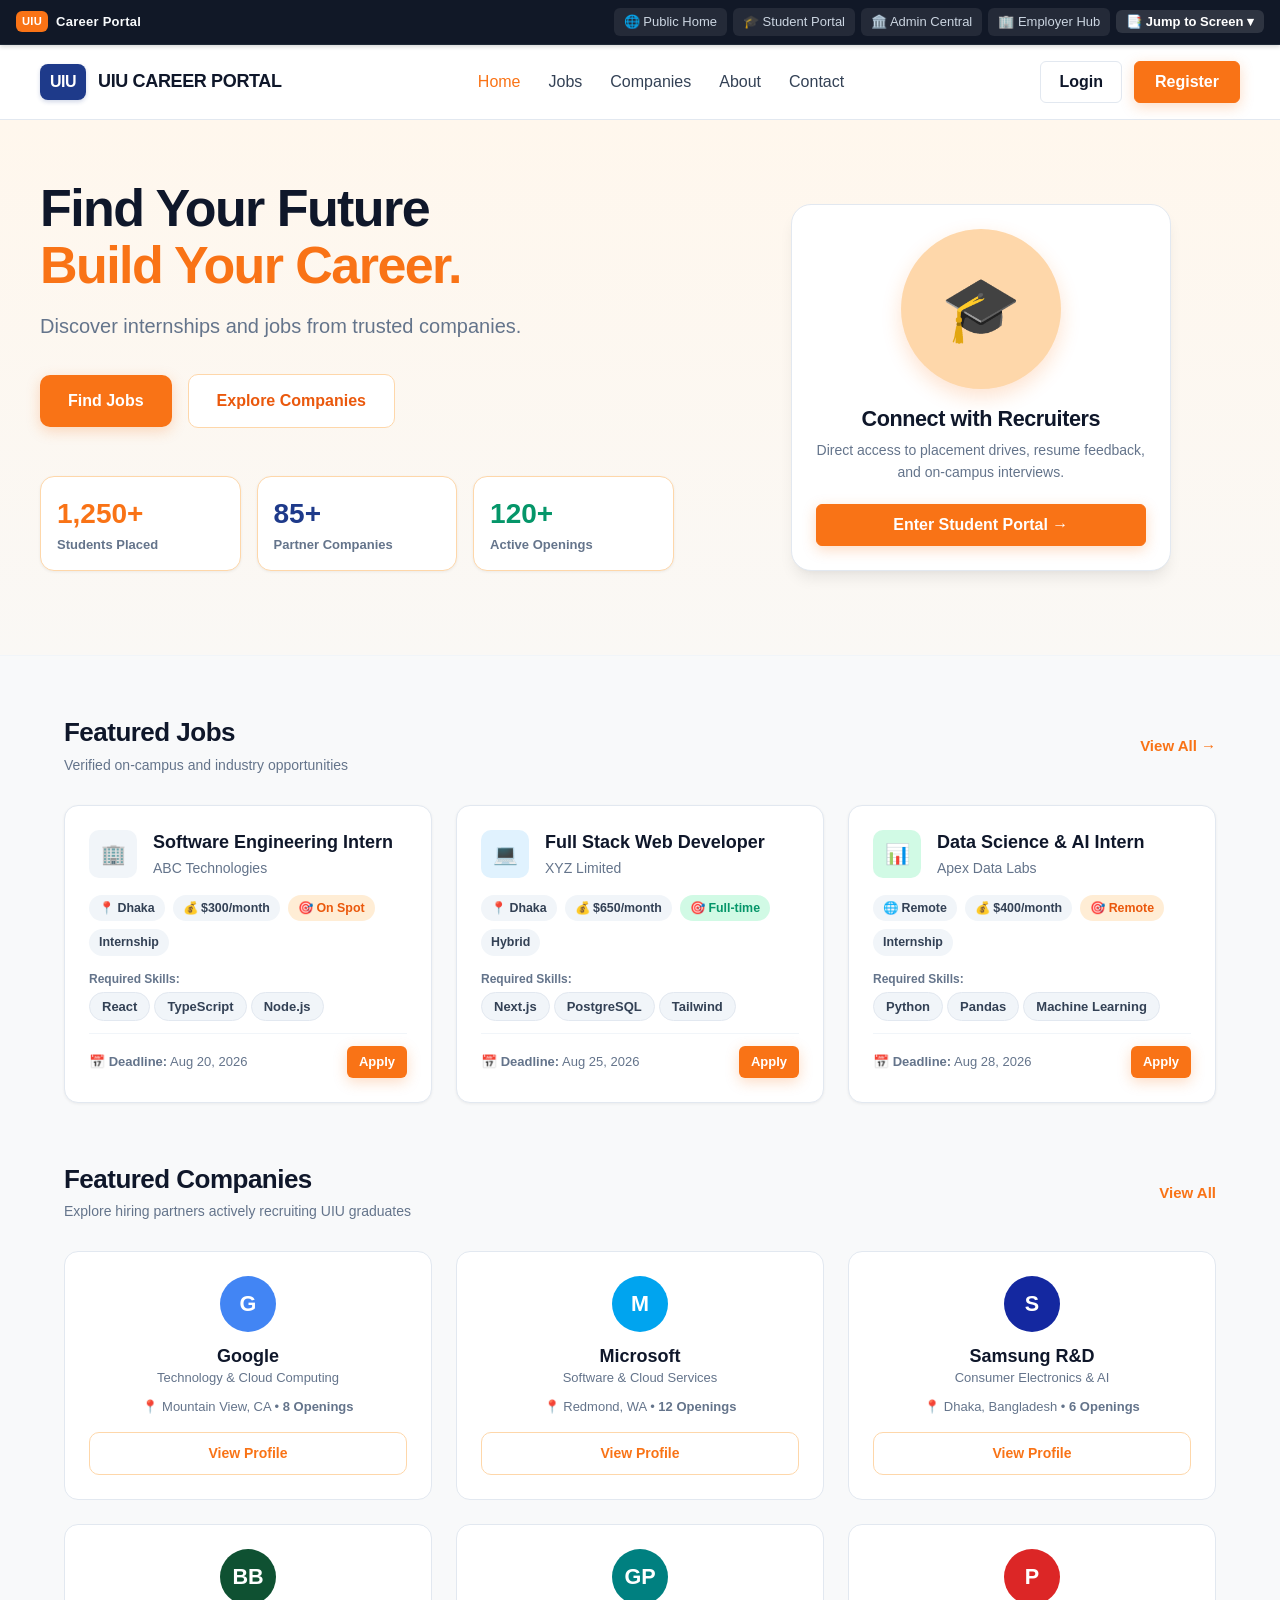
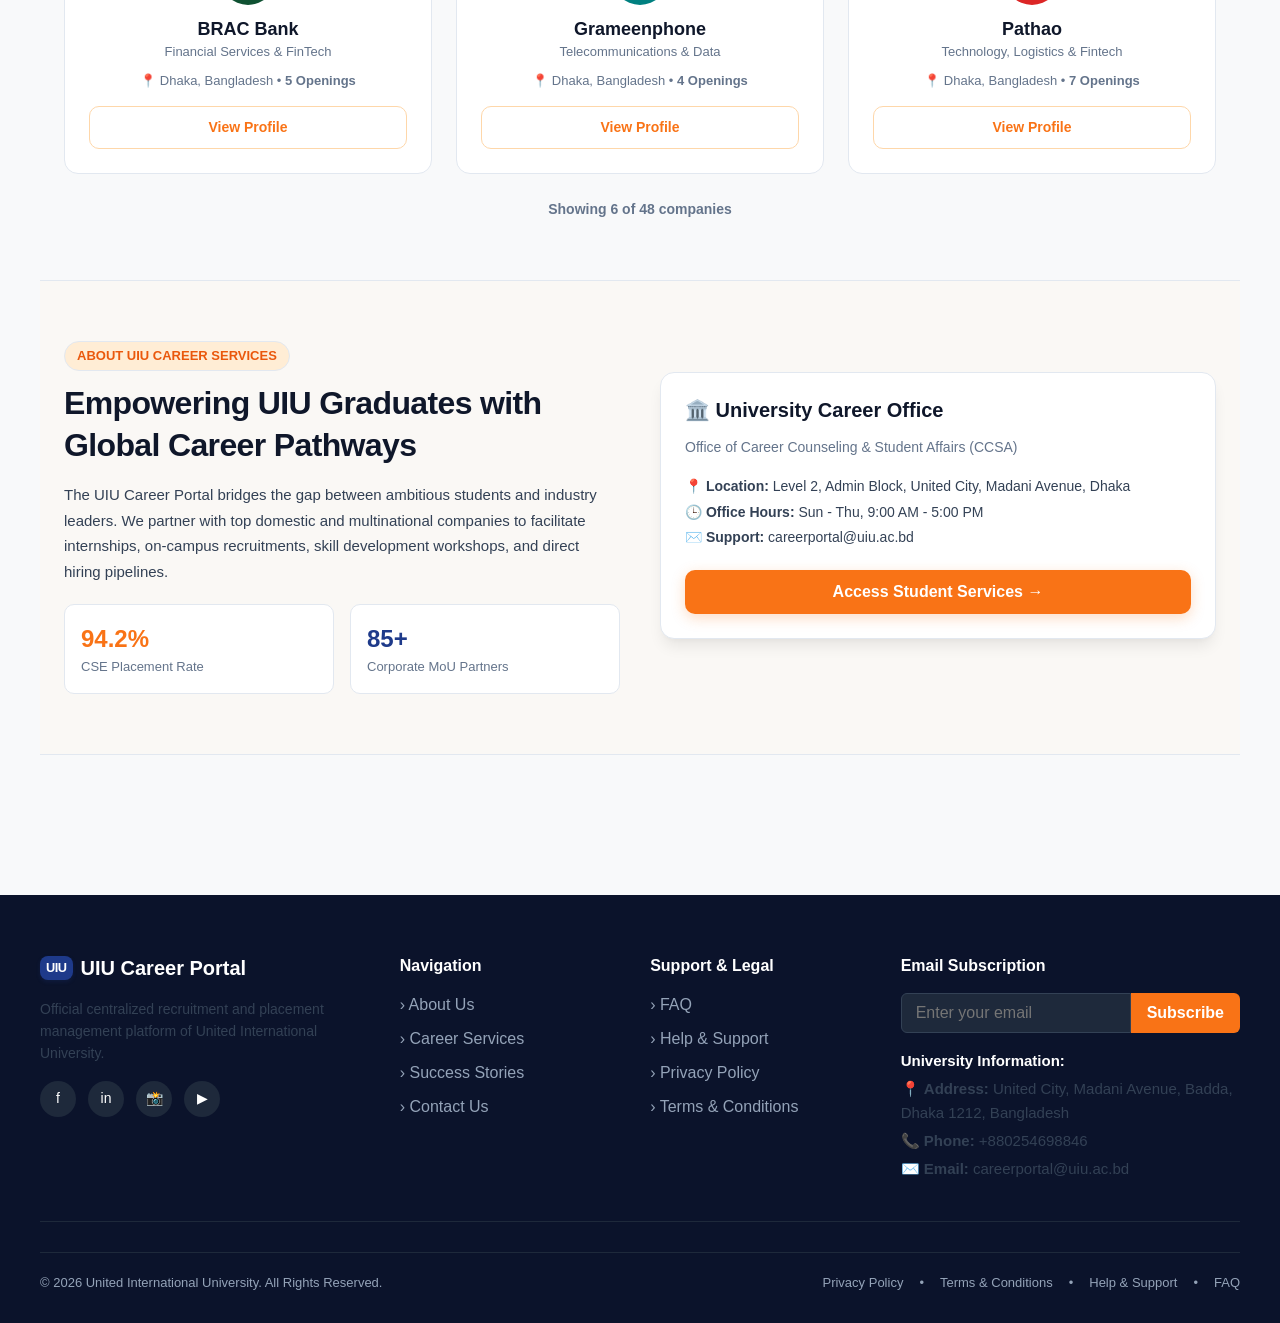
<file: index.html>
<!doctype html>
<html lang="en">
  <head>
    <meta charset="UTF-8" />
    <meta name="viewport" content="width=device-width, initial-scale=1.0" />
    <title>UIU Career Portal - United International University</title>
    <meta name="description" content="Discover internships and jobs from trusted partner companies at UIU Career Portal." />
    <link rel="stylesheet" href="./style.css" />
  </head>
  <body>
    <!-- Top Universal Navigation Switcher -->
    <header class="role-quick-bar">
      <div class="brand-badge">
        <span>UIU</span> Career Portal
      </div>
      <nav class="role-nav-links">
        <a href="./index.html" class="role-nav-btn active">🌐 Public Home</a>
        <a href="./student.html" class="role-nav-btn">🎓 Student Portal</a>
        <a href="./admin.html" class="role-nav-btn">🏛️ Admin Central</a>
        <a href="./employer.html" class="role-nav-btn">🏢 Employer Hub</a>
        <div class="role-nav-dropdown">
          <button class="role-dropdown-btn">📑 Jump to Screen ▾</button>
          <div class="role-dropdown-content">
            <a href="./index.html">Page 1: Public Home</a>
            <a href="./student.html#dashboard">Page 2: Student Dashboard</a>
            <a href="./student.html#browse-jobs">Page 3: Browse Jobs</a>
            <a href="./student.html#my-applications">Page 4: Applications</a>
            <a href="./student.html#job-detail">Page 5: Job Detail</a>
            <a href="./student.html#resume-builder">Page 6: Resume Builder</a>
            <a href="./student.html#companies">Page 7: Student Companies</a>
            <a href="./student.html#messages">Page 9: Student Chat</a>
            <a href="./student.html#stats">Page 11: Placement Stats</a>
            <a href="./student.html#profile">Page 12: Student Profile</a>
            <a href="./admin.html#dashboard">Page 14: Admin Dashboard</a>
            <a href="./admin.html#pending-companies">Page 13: Company Approvals</a>
            <a href="./admin.html#approved-companies">Page 15: Partner Directory</a>
            <a href="./admin.html#approved-jobs">Page 16: Approved Jobs</a>
            <a href="./admin.html#pending-internships">Page 17: Pending Internships</a>
            <a href="./admin.html#settings">Page 18: Portal Settings</a>
            <a href="./admin.html#analytics">Page 19: Placement Analytics</a>
            <a href="./admin.html#placement-records">Page 20: Student Records</a>
            <a href="./admin.html#reports">Page 21: Reports Center</a>
            <a href="./admin.html#pending-jobs">Page 22: Job Approvals</a>
            <a href="./employer.html#overview">Page 23: Employer Overview</a>
            <a href="./employer.html#settings">Page 24: Company Settings</a>
            <a href="./employer.html#create-job">Page 25: Post Job</a>
            <a href="./employer.html#create-internship">Page 26: Post Internship</a>
            <a href="./employer.html#company-profile">Page 27: Company Profile</a>
            <a href="./employer.html#chat">Page 28: Employer Chat</a>
            <a href="./employer.html#reports">Page 29: Company Reports</a>
            <a href="./employer.html#shortlisted">Page 30: Shortlisted</a>
            <a href="./employer.html#applications">Page 31: Applications</a>
            <a href="./employer.html#internships">Page 32: Internships</a>
          </div>
        </div>
      </nav>
    </header>

    <!-- Public Landing Page Navbar (Page 1) -->
    <nav class="landing-header">
      <div class="landing-nav-container">
        <a href="./index.html" class="logo-group">
          <div class="uiu-logo-badge">UIU</div>
          <div class="logo-text-title">UIU CAREER PORTAL</div>
        </a>
        <ul class="landing-nav-menu">
          <li><a href="./index.html" class="active">Home</a></li>
          <li><a href="./student.html#browse-jobs">Jobs</a></li>
          <li><a href="./student.html#companies">Companies</a></li>
          <li><a href="#about-section">About</a></li>
          <li><a href="#footer-contact">Contact</a></li>
        </ul>
        <div class="landing-auth-buttons">
          <a href="./pages/auth/login.html" class="btn-landing-login">Login</a>
          <a href="#register-modal" class="btn-landing-register">Register</a>
        </div>
      </div>
    </nav>

    <!-- Hero Section -->
    <main>
      <section class="landing-hero">
        <div class="landing-hero-container">
          <div class="landing-hero-content">
            <h1>Find Your Future<br /><span style="color: var(--primary);">Build Your Career.</span></h1>
            <p>Discover internships and jobs from trusted companies.</p>
            <div class="hero-action-buttons">
              <a href="./student.html#browse-jobs" class="btn-hero-primary">Find Jobs</a>
              <a href="./student.html#companies" class="btn-hero-secondary">Explore Companies</a>
            </div>
            <div class="hero-stats-row" style="display: grid; grid-template-columns: repeat(3, 1fr); gap: 16px; margin-top: 36px;">
              <div class="portal-card" style="padding: 16px; text-align: left; border: 1px solid var(--border-accent); background: #FFF; box-shadow: var(--shadow-sm);">
                <div class="stat-num" style="font-size: 1.75rem; font-weight: 800; color: var(--primary);">1,250+</div>
                <div class="stat-label" style="font-size: 0.8125rem; color: var(--text-muted); font-weight: 600;">Students Placed</div>
              </div>
              <div class="portal-card" style="padding: 16px; text-align: left; border: 1px solid var(--border-accent); background: #FFF; box-shadow: var(--shadow-sm);">
                <div class="stat-num" style="font-size: 1.75rem; font-weight: 800; color: var(--secondary);">85+</div>
                <div class="stat-label" style="font-size: 0.8125rem; color: var(--text-muted); font-weight: 600;">Partner Companies</div>
              </div>
              <div class="portal-card" style="padding: 16px; text-align: left; border: 1px solid var(--border-accent); background: #FFF; box-shadow: var(--shadow-sm);">
                <div class="stat-num" style="font-size: 1.75rem; font-weight: 800; color: var(--color-success);">120+</div>
                <div class="stat-label" style="font-size: 0.8125rem; color: var(--text-muted); font-weight: 600;">Active Openings</div>
              </div>
            </div>
          </div>
          <div class="hero-illustration-box">
            <div class="hero-avatar-card">
              <div class="hero-avatar-img">🎓</div>
              <h2 style="font-size: 1.35rem; font-weight: 800; color: #0F172A; margin-bottom: 6px;">Connect with Recruiters</h2>
              <p style="font-size: 0.875rem; color: #64748B; margin-bottom: 20px;">Direct access to placement drives, resume feedback, and on-campus interviews.</p>
              <a href="./student.html#dashboard" class="btn-landing-register" style="display: block; text-align: center;">Enter Student Portal →</a>
            </div>
          </div>
        </div>
      </section>

      <!-- Featured Jobs Section -->
      <section class="landing-section">
        <div class="section-header-flex">
          <div>
            <h2 class="section-title">Featured Jobs</h2>
            <p style="font-size: 0.875rem; color: var(--text-muted); margin-top: 4px;">Verified on-campus and industry opportunities</p>
          </div>
          <a href="./student.html#browse-jobs" class="section-link-all">View All →</a>
        </div>
        <div class="featured-jobs-grid">
          <!-- Job 1 -->
          <article class="landing-job-card">
            <div class="job-card-top">
              <div class="job-company-icon">🏢</div>
              <div style="flex: 1;">
                <h3 class="job-title-h3"><a href="./student.html#job-detail">Software Engineering Intern</a></h3>
                <div class="job-company-sub">ABC Technologies</div>
              </div>
            </div>
            <div class="job-meta-chips">
              <span class="meta-chip">📍 Dhaka</span>
              <span class="meta-chip">💰 $300/month</span>
              <span class="meta-chip" style="background: var(--primary-light); color: var(--primary-dark);">🎯 On Spot</span>
              <span class="meta-chip">Internship</span>
            </div>
            <div style="margin-bottom: 12px;">
              <span class="text-caption" style="font-weight: 700; color: var(--text-muted); display: block; margin-bottom: 4px;">Required Skills:</span>
              <div style="display: flex; flex-wrap: wrap; gap: 4px;">
                <span class="skill-tag-badge">React</span>
                <span class="skill-tag-badge">TypeScript</span>
                <span class="skill-tag-badge">Node.js</span>
              </div>
            </div>
            <div class="job-deadline-text">
              <span>📅 <strong>Deadline:</strong> Aug 20, 2026</span>
              <a href="./student.html#job-detail" class="btn-primary btn-sm">Apply</a>
            </div>
          </article>

          <!-- Job 2 -->
          <article class="landing-job-card">
            <div class="job-card-top">
              <div class="job-company-icon" style="background:#E0F2FE; color:#0284C7;">💻</div>
              <div style="flex: 1;">
                <h3 class="job-title-h3"><a href="./student.html#browse-jobs">Full Stack Web Developer</a></h3>
                <div class="job-company-sub">XYZ Limited</div>
              </div>
            </div>
            <div class="job-meta-chips">
              <span class="meta-chip">📍 Dhaka</span>
              <span class="meta-chip">💰 $650/month</span>
              <span class="meta-chip" style="background: var(--color-success-bg); color: var(--color-success);">🎯 Full-time</span>
              <span class="meta-chip">Hybrid</span>
            </div>
            <div style="margin-bottom: 12px;">
              <span class="text-caption" style="font-weight: 700; color: var(--text-muted); display: block; margin-bottom: 4px;">Required Skills:</span>
              <div style="display: flex; flex-wrap: wrap; gap: 4px;">
                <span class="skill-tag-badge">Next.js</span>
                <span class="skill-tag-badge">PostgreSQL</span>
                <span class="skill-tag-badge">Tailwind</span>
              </div>
            </div>
            <div class="job-deadline-text">
              <span>📅 <strong>Deadline:</strong> Aug 25, 2026</span>
              <a href="./student.html#browse-jobs" class="btn-primary btn-sm">Apply</a>
            </div>
          </article>

          <!-- Job 3 -->
          <article class="landing-job-card">
            <div class="job-card-top">
              <div class="job-company-icon" style="background:#D1FAE5; color:#059669;">📊</div>
              <div style="flex: 1;">
                <h3 class="job-title-h3"><a href="./student.html#browse-jobs">Data Science & AI Intern</a></h3>
                <div class="job-company-sub">Apex Data Labs</div>
              </div>
            </div>
            <div class="job-meta-chips">
              <span class="meta-chip">🌐 Remote</span>
              <span class="meta-chip">💰 $400/month</span>
              <span class="meta-chip" style="background: var(--primary-light); color: var(--primary-dark);">🎯 Remote</span>
              <span class="meta-chip">Internship</span>
            </div>
            <div style="margin-bottom: 12px;">
              <span class="text-caption" style="font-weight: 700; color: var(--text-muted); display: block; margin-bottom: 4px;">Required Skills:</span>
              <div style="display: flex; flex-wrap: wrap; gap: 4px;">
                <span class="skill-tag-badge">Python</span>
                <span class="skill-tag-badge">Pandas</span>
                <span class="skill-tag-badge">Machine Learning</span>
              </div>
            </div>
            <div class="job-deadline-text">
              <span>📅 <strong>Deadline:</strong> Aug 28, 2026</span>
              <a href="./student.html#browse-jobs" class="btn-primary btn-sm">Apply</a>
            </div>
          </article>
        </div>
      </section>

      <!-- Featured Companies Section -->
      <section class="landing-section" id="about-section">
        <div class="section-header-flex">
          <div>
            <h2 class="section-title">Featured Companies</h2>
            <p style="font-size: 0.875rem; color: var(--text-muted); margin-top: 4px;">Explore hiring partners actively recruiting UIU graduates</p>
          </div>
          <a href="./student.html#companies" class="section-link-all">View All</a>
        </div>
        <div class="featured-companies-grid">
          <!-- Company 1 -->
          <div class="landing-company-card">
            <div class="comp-logo-circle" style="background: #4285F4;">G</div>
            <h3 class="comp-name-h4">Google</h3>
            <p class="comp-industry-p">Technology & Cloud Computing</p>
            <div class="comp-info-row">📍 Mountain View, CA • <strong>8 Openings</strong></div>
            <a href="./student.html#companies" class="btn-view-profile">View Profile</a>
          </div>

          <!-- Company 2 -->
          <div class="landing-company-card">
            <div class="comp-logo-circle" style="background: #00A4EF;">M</div>
            <h3 class="comp-name-h4">Microsoft</h3>
            <p class="comp-industry-p">Software & Cloud Services</p>
            <div class="comp-info-row">📍 Redmond, WA • <strong>12 Openings</strong></div>
            <a href="./student.html#companies" class="btn-view-profile">View Profile</a>
          </div>

          <!-- Company 3 -->
          <div class="landing-company-card">
            <div class="comp-logo-circle" style="background: #1428A0;">S</div>
            <h3 class="comp-name-h4">Samsung R&D</h3>
            <p class="comp-industry-p">Consumer Electronics & AI</p>
            <div class="comp-info-row">📍 Dhaka, Bangladesh • <strong>6 Openings</strong></div>
            <a href="./student.html#companies" class="btn-view-profile">View Profile</a>
          </div>

          <!-- Company 4 -->
          <div class="landing-company-card">
            <div class="comp-logo-circle" style="background: #0F5132;">BB</div>
            <h3 class="comp-name-h4">BRAC Bank</h3>
            <p class="comp-industry-p">Financial Services & FinTech</p>
            <div class="comp-info-row">📍 Dhaka, Bangladesh • <strong>5 Openings</strong></div>
            <a href="./student.html#companies" class="btn-view-profile">View Profile</a>
          </div>

          <!-- Company 5 -->
          <div class="landing-company-card">
            <div class="comp-logo-circle" style="background: #008080;">GP</div>
            <h3 class="comp-name-h4">Grameenphone</h3>
            <p class="comp-industry-p">Telecommunications & Data</p>
            <div class="comp-info-row">📍 Dhaka, Bangladesh • <strong>4 Openings</strong></div>
            <a href="./student.html#companies" class="btn-view-profile">View Profile</a>
          </div>

          <!-- Company 6 -->
          <div class="landing-company-card">
            <div class="comp-logo-circle" style="background: #DC2626;">P</div>
            <h3 class="comp-name-h4">Pathao</h3>
            <p class="comp-industry-p">Technology, Logistics & Fintech</p>
            <div class="comp-info-row">📍 Dhaka, Bangladesh • <strong>7 Openings</strong></div>
            <a href="./student.html#companies" class="btn-view-profile">View Profile</a>
          </div>
        </div>
        <p style="text-align: center; color: var(--text-muted); margin-top: 24px; font-size: 0.875rem; font-weight: 600;">Showing 6 of 48 companies</p>
      </section>

      <!-- About Section -->
      <section class="landing-section" id="about-section" style="background: var(--bg-warm); border-top: 1px solid var(--border-color); border-bottom: 1px solid var(--border-color); padding: 60px 24px;">
        <div style="max-width: 1200px; margin: 0 auto; display: grid; grid-template-columns: 1fr 1fr; gap: 40px; align-items: center;">
          <div>
            <span class="skill-tag-badge" style="background: var(--primary-light); color: var(--primary-dark); font-weight: 700; margin-bottom: 12px; display: inline-block;">ABOUT UIU CAREER SERVICES</span>
            <h2 class="text-h2" style="font-size: 2rem; margin-bottom: 16px;">Empowering UIU Graduates with Global Career Pathways</h2>
            <p style="color: var(--text-body); line-height: 1.7; margin-bottom: 20px;">
              The UIU Career Portal bridges the gap between ambitious students and industry leaders. We partner with top domestic and multinational companies to facilitate internships, on-campus recruitments, skill development workshops, and direct hiring pipelines.
            </p>
            <div style="display: grid; grid-template-columns: 1fr 1fr; gap: 16px;">
              <div style="background: #FFF; padding: 16px; border-radius: var(--radius-md); border: 1px solid var(--border-color);">
                <div style="font-size: 1.5rem; font-weight: 800; color: var(--primary);">94.2%</div>
                <div style="font-size: 0.8125rem; color: var(--text-muted);">CSE Placement Rate</div>
              </div>
              <div style="background: #FFF; padding: 16px; border-radius: var(--radius-md); border: 1px solid var(--border-color);">
                <div style="font-size: 1.5rem; font-weight: 800; color: var(--secondary);">85+</div>
                <div style="font-size: 0.8125rem; color: var(--text-muted);">Corporate MoU Partners</div>
              </div>
            </div>
          </div>
          <div class="portal-card" style="box-shadow: var(--shadow-lg);">
            <h3 class="text-h3" style="margin-bottom: 12px;">🏛️ University Career Office</h3>
            <p style="font-size: 0.875rem; color: var(--text-muted); margin-bottom: 16px;">Office of Career Counseling & Student Affairs (CCSA)</p>
            <div style="font-size: 0.875rem; line-height: 1.8; color: var(--text-body); margin-bottom: 20px;">
              <div>📍 <strong>Location:</strong> Level 2, Admin Block, United City, Madani Avenue, Dhaka</div>
              <div>🕒 <strong>Office Hours:</strong> Sun - Thu, 9:00 AM - 5:00 PM</div>
              <div>✉️ <strong>Support:</strong> careerportal@uiu.ac.bd</div>
            </div>
            <a href="./student.html#dashboard" class="btn-primary" style="width: 100%; justify-content: center;">Access Student Services →</a>
          </div>
        </div>
      </section>
    </main>

    <!-- Footer (Page 1) -->
    <footer class="landing-footer" id="footer-contact">
      <div class="footer-container" style="display: grid; grid-template-columns: 1.5fr 1fr 1fr 1.5fr; gap: 32px;">
        <div class="footer-col-about">
          <h3>
            <span class="uiu-logo-badge" style="font-size: 0.8rem; padding: 3px 6px;">UIU</span>
            UIU Career Portal
          </h3>
          <p style="font-size: 0.875rem; line-height: 1.6; margin-bottom: 16px;">
            Official centralized recruitment and placement management platform of United International University.
          </p>
          <div class="social-links-row">
            <span class="social-btn" title="Facebook">f</span>
            <span class="social-btn" title="LinkedIn">in</span>
            <span class="social-btn" title="Instagram">📸</span>
            <span class="social-btn" title="YouTube">▶</span>
          </div>
        </div>

        <div class="footer-col-links">
          <h4>Navigation</h4>
          <ul class="footer-links-list">
            <li><a href="#about-section">› About Us</a></li>
            <li><a href="./admin.html#analytics">› Career Services</a></li>
            <li><a href="./student.html#stats">› Success Stories</a></li>
            <li><a href="#footer-contact">› Contact Us</a></li>
          </ul>
        </div>

        <div class="footer-col-links">
          <h4>Support & Legal</h4>
          <ul class="footer-links-list">
            <li><a href="#faq-modal">› FAQ</a></li>
            <li><a href="#help-modal">› Help & Support</a></li>
            <li><a href="#privacy-modal">› Privacy Policy</a></li>
            <li><a href="#terms-modal">› Terms & Conditions</a></li>
          </ul>
        </div>

        <div class="footer-col-contact">
          <h4>Email Subscription</h4>
          <form class="footer-newsletter-box" action="#newsletter-success" style="margin-bottom: 16px;">
            <input type="email" placeholder="Enter your email" required />
            <button type="submit">Subscribe</button>
          </form>
          <div style="font-size: 0.8125rem; line-height: 1.6; color: #CBD5E1;">
            <p style="font-weight: 700; color: #FFF; margin-bottom: 4px;">University Information:</p>
            <p style="margin-bottom: 4px;">📍 <strong>Address:</strong> United City, Madani Avenue, Badda, Dhaka 1212, Bangladesh</p>
            <p style="margin-bottom: 4px;">📞 <strong>Phone:</strong> +880254698846</p>
            <p>✉️ <strong>Email:</strong> careerportal@uiu.ac.bd</p>
          </div>
        </div>
      </div>

      <div class="footer-bottom-row" style="display: flex; justify-content: space-between; align-items: center; flex-wrap: wrap; gap: 12px; font-size: 0.8125rem; border-top: 1px solid #1E293B; padding-top: 20px; margin-top: 30px;">
        <span>© 2026 United International University. All Rights Reserved.</span>
        <div style="display: flex; gap: 16px; flex-wrap: wrap;">
          <a href="#privacy-modal" style="color: #94A3B8;">Privacy Policy</a>
          <span>•</span>
          <a href="#terms-modal" style="color: #94A3B8;">Terms & Conditions</a>
          <span>•</span>
          <a href="#help-modal" style="color: #94A3B8;">Help & Support</a>
          <span>•</span>
          <a href="#faq-modal" style="color: #94A3B8;">FAQ</a>
        </div>
      </div>
    </footer>

    <!-- Pure CSS Modals -->
    <div id="register-modal" class="modal-overlay">
      <div class="modal-dialog-box">
        <a href="#" class="modal-close-btn">✕</a>
        <h3 style="font-size: 1.35rem; font-weight: 800; color: #0F172A; margin-bottom: 8px;">Join UIU Career Portal</h3>
        <p style="color: #64748B; font-size: 0.875rem; margin-bottom: 20px;">Choose your role to get started:</p>
        <div style="display: flex; flex-direction: column; gap: 12px; margin-bottom: 20px;">
          <a href="./student.html#dashboard" class="btn-outline" style="justify-content: space-between; padding: 14px 20px;">
            <span>🎓 <strong>UIU Student / Alumni</strong> (Login with @uiu.ac.bd)</span>
            <span>→</span>
          </a>
          <a href="./employer.html#overview" class="btn-outline" style="justify-content: space-between; padding: 14px 20px;">
            <span>🏢 <strong>Recruitment Partner / Employer</strong></span>
            <span>→</span>
          </a>
          <a href="./admin.html#dashboard" class="btn-outline" style="justify-content: space-between; padding: 14px 20px;">
            <span>🏛️ <strong>Career Office Administrator</strong></span>
            <span>→</span>
          </a>
        </div>
        <a href="#" class="btn-landing-login" style="display: block; text-align: center;">Cancel</a>
      </div>
    </div>

    <div id="newsletter-success" class="modal-overlay">
      <div class="modal-dialog-box" style="text-align: center;">
        <a href="#" class="modal-close-btn">✕</a>
        <div style="font-size: 3rem; margin-bottom: 12px;">🎉</div>
        <h3 style="font-size: 1.25rem; font-weight: 800; margin-bottom: 8px;">Subscribed Successfully!</h3>
        <p style="color: #64748B; font-size: 0.875rem; margin-bottom: 20px;">You will now receive the latest job openings, placement reports, and workshop updates from UIU Career Portal.</p>
        <a href="#" class="btn-primary" style="display: inline-block;">Close</a>
      </div>
    </div>

    <!-- FAQ Modal -->
    <div id="faq-modal" class="modal-overlay">
      <div class="modal-dialog-box" style="max-width: 600px;">
        <a href="#" class="modal-close-btn">✕</a>
        <h3 style="font-size: 1.35rem; font-weight: 800; margin-bottom: 12px;">Frequently Asked Questions (FAQ)</h3>
        <div style="display: flex; flex-direction: column; gap: 12px; font-size: 0.875rem; color: var(--text-body); max-height: 60vh; overflow-y: auto; padding-right: 8px;">
          <div>
            <strong style="color: var(--text-heading); display: block; margin-bottom: 4px;">Q: Who can apply through UIU Career Portal?</strong>
            <p>All current UIU undergraduate/graduate students and registered alumni with a valid @uiu.ac.bd or verified student ID.</p>
          </div>
          <div style="border-top: 1px solid var(--border-light); padding-top: 8px;">
            <strong style="color: var(--text-heading); display: block; margin-bottom: 4px;">Q: How do companies get verified?</strong>
            <p>The UIU Career Services & Placement Office reviews company trade licenses and HR credentials before approving job postings.</p>
          </div>
          <div style="border-top: 1px solid var(--border-light); padding-top: 8px;">
            <strong style="color: var(--text-heading); display: block; margin-bottom: 4px;">Q: How can I track my internship approval?</strong>
            <p>Log in to the Student Portal and navigate to the 'Applications' tab to see real-time verification and supervisor approvals.</p>
          </div>
        </div>
        <div style="margin-top: 20px; text-align: right;">
          <a href="#" class="btn-primary btn-sm">Close</a>
        </div>
      </div>
    </div>

    <!-- Help & Support Modal -->
    <div id="help-modal" class="modal-overlay">
      <div class="modal-dialog-box">
        <a href="#" class="modal-close-btn">✕</a>
        <h3 style="font-size: 1.35rem; font-weight: 800; margin-bottom: 12px;">Help & Support</h3>
        <p style="font-size: 0.875rem; color: var(--text-body); line-height: 1.6; margin-bottom: 16px;">
          Need assistance with your portal account, resume verification, or recruitment drive?
        </p>
        <div style="background: var(--bg-muted); padding: 14px; border-radius: var(--radius-md); font-size: 0.8125rem; margin-bottom: 16px;">
          <div>📞 <strong>Helpline:</strong> +880254698846 (Ext: 2102)</div>
          <div>✉️ <strong>Email:</strong> support-career@uiu.ac.bd</div>
          <div>📍 <strong>Room:</strong> CCSA Office, Room #214, UIU Main Campus</div>
        </div>
        <a href="#" class="btn-primary" style="display: block; text-align: center;">Got it</a>
      </div>
    </div>

    <!-- Privacy Policy Modal -->
    <div id="privacy-modal" class="modal-overlay">
      <div class="modal-dialog-box" style="max-width: 580px;">
        <a href="#" class="modal-close-btn">✕</a>
        <h3 style="font-size: 1.35rem; font-weight: 800; margin-bottom: 12px;">Privacy Policy</h3>
        <p style="font-size: 0.875rem; color: var(--text-body); line-height: 1.6; margin-bottom: 12px;">
          UIU Career Portal respects your student and corporate privacy. Student academic records (CGPA, credits) and resumes are shared strictly with verified partner employers for job and internship screening purposes only.
        </p>
        <p style="font-size: 0.8125rem; color: var(--text-muted);">
          Data is protected under United International University Information Security Protocols.
        </p>
        <div style="margin-top: 16px; text-align: right;">
          <a href="#" class="btn-primary btn-sm">Close</a>
        </div>
      </div>
    </div>

    <!-- Terms Modal -->
    <div id="terms-modal" class="modal-overlay">
      <div class="modal-dialog-box" style="max-width: 580px;">
        <a href="#" class="modal-close-btn">✕</a>
        <h3 style="font-size: 1.35rem; font-weight: 800; margin-bottom: 12px;">Terms & Conditions</h3>
        <p style="font-size: 0.875rem; color: var(--text-body); line-height: 1.6; margin-bottom: 12px;">
          By accessing the UIU Career Portal, students agree to provide authentic academic credentials and follow standard professional code of conduct during interviews and internships.
        </p>
        <div style="margin-top: 16px; text-align: right;">
          <a href="#" class="btn-primary btn-sm">Close</a>
        </div>
      </div>
    </div>
  </body>
</html>
</file>
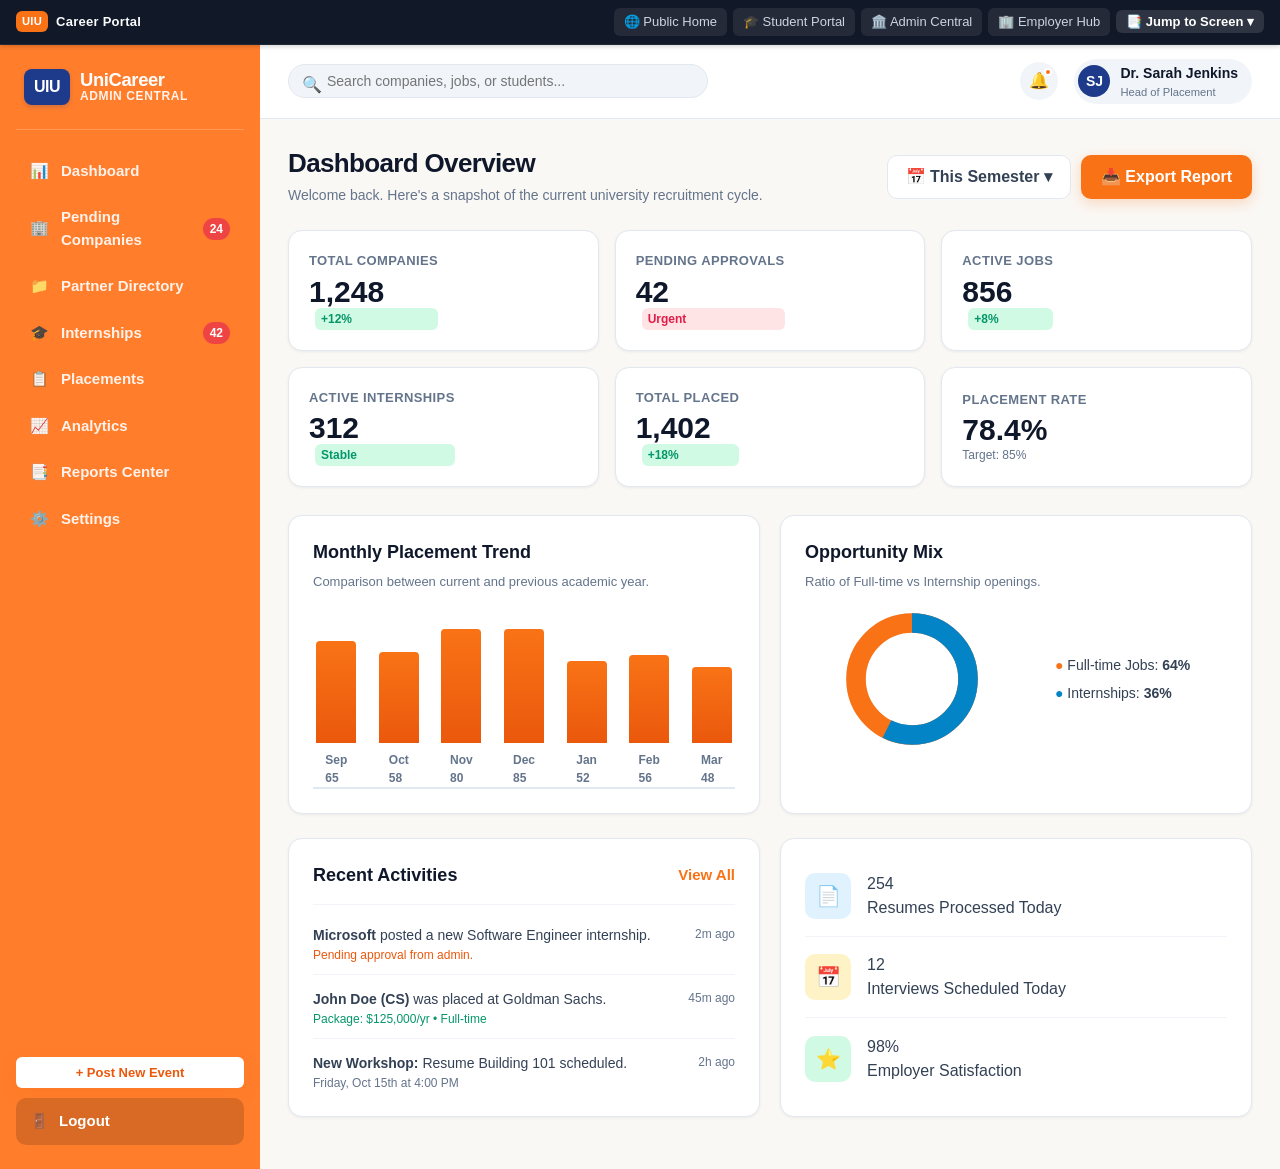
<file: admin.html>
<!doctype html>
<html lang="en">
  <head>
    <meta charset="UTF-8" />
    <meta name="viewport" content="width=device-width, initial-scale=1.0" />
    <title>Admin Central - UIU Career Portal</title>
    <meta name="description" content="University Career Services Admin Central - Manage approvals, placements, and reports." />
    <link rel="stylesheet" href="./style.css" />
    <style>
      .admin-view-pane {
        display: none;
      }
      #dashboard:target,
      body:not(:has(:target)) #dashboard {
        display: block;
      }
      #dashboard:target { display: block; }
      #pending-companies:target { display: block; }
      #approved-companies:target { display: block; }
      #approved-jobs:target { display: block; }
      #pending-jobs:target { display: block; }
      #pending-internships:target { display: block; }
      #analytics:target { display: block; }
      #placement-records:target { display: block; }
      #reports:target { display: block; }
      #settings:target { display: block; }

      :target ~ #dashboard {
        display: none;
      }
    </style>
  </head>
  <body>
    <!-- Top Universal Navigation Switcher -->
    <header class="role-quick-bar">
      <div class="brand-badge">
        <span>UIU</span> Career Portal
      </div>
      <nav class="role-nav-links">
        <a href="./index.html" class="role-nav-btn">🌐 Public Home</a>
        <a href="./student.html" class="role-nav-btn">🎓 Student Portal</a>
        <a href="./admin.html" class="role-nav-btn active">🏛️ Admin Central</a>
        <a href="./employer.html" class="role-nav-btn">🏢 Employer Hub</a>
        <div class="role-nav-dropdown">
          <button class="role-dropdown-btn">📑 Jump to Screen ▾</button>
          <div class="role-dropdown-content">
            <a href="./admin.html#dashboard">Page 14: Admin Dashboard</a>
            <a href="./admin.html#pending-companies">Page 13: Company Approvals</a>
            <a href="./admin.html#approved-companies">Page 15: Approved Directory</a>
            <!-- <a href="./admin.html#approved-jobs">Page 16: Approved Jobs</a>
            <a href="./admin.html#pending-jobs">Page 22: Job Approvals Queue</a> -->
            <a href="./admin.html#pending-internships">Page 17: Pending Internships</a>
            <a href="./admin.html#analytics">Page 19: Placement Analytics</a>
            <a href="./admin.html#placement-records">Page 20: Placement Records</a>
            <a href="./admin.html#reports">Page 21: Reports Center</a>
            <a href="./admin.html#settings">Page 18: Portal Settings</a>
            <a href="./student.html">Go to Student Portal →</a>
            <a href="./employer.html">Go to Employer Hub →</a>
          </div>
        </div>
      </nav>
    </header>

    <div class="portal-layout">
      <!-- Admin Sidebar (Pages 13-22) -->
      <aside class="portal-sidebar">
        <div class="sidebar-brand">
          <div class="uiu-logo-badge">UIU</div>
          <div class="sidebar-brand-title">
            UniCareer
            <span>Admin Central</span>
          </div>
        </div>

        <ul class="sidebar-menu-list">
          <li>
            <a href="#dashboard" class="sidebar-menu-link">
              <span>📊</span> Dashboard
            </a>
          </li>
          <li>
            <a href="#pending-companies" class="sidebar-menu-link">
              <span>🏢</span> Pending Companies
              <span class="sidebar-badge-count">24</span>
            </a>
          </li>
          <li>
            <a href="#approved-companies" class="sidebar-menu-link">
              <span>📁</span> Partner Directory
            </a>
          </li>
          <!-- <li>
            <a href="#pending-jobs" class="sidebar-menu-link">
              <span>💼</span> Job Approvals
              <span class="sidebar-badge-count">24</span>
            </a>
          </li>
          <li>
            <a href="#approved-jobs" class="sidebar-menu-link">
              <span>✅</span> Approved Jobs
            </a>
          </li> -->
          <li>
            <a href="#pending-internships" class="sidebar-menu-link">
              <span>🎓</span> Internships
              <span class="sidebar-badge-count">42</span>
            </a>
          </li>
          <li>
            <a href="#placement-records" class="sidebar-menu-link">
              <span>📋</span> Placements
            </a>
          </li>
          <li>
            <a href="#analytics" class="sidebar-menu-link">
              <span>📈</span> Analytics
            </a>
          </li>
          <li>
            <a href="#reports" class="sidebar-menu-link">
              <span>📑</span> Reports Center
            </a>
          </li>
          <li>
            <a href="#settings" class="sidebar-menu-link">
              <span>⚙️</span> Settings
            </a>
          </li>
        </ul>

        <div style="padding: 10px 0;">
          <a href="#post-event-modal" class="btn-primary btn-sm" style="width: 100%; justify-content: center; background: #FFF; color: var(--primary-dark);">+ Post New Event</a>
        </div>

        <a href="./index.html" class="sidebar-footer-btn">
          <span>🚪</span> Logout
        </a>
      </aside>

      <!-- Admin Main Content -->
      <main class="portal-main">
        <!-- Topbar -->
        <header class="portal-topbar">
          <div class="topbar-search-box">
            <span class="search-icon-svg">🔍</span>
            <input type="text" placeholder="Search companies, jobs, or students..." />
          </div>
          <div class="topbar-user-area">
            <a href="#reports" class="icon-btn-badge" title="Notifications">
              <span>🔔</span>
              <span class="notification-dot"></span>
            </a>
            <div class="user-profile-pill">
              <div class="user-avatar-circle" style="background: #1E3A8A;">SJ</div>
              <div>
                <div>Dr. Sarah Jenkins</div>
                <div style="font-size: 0.7rem; color: var(--text-muted); font-weight: normal;">Head of Placement</div>
              </div>
            </div>
          </div>
        </header>

        <div class="portal-content-body">

          <!-- SCREEN 1: ADMIN DASHBOARD OVERVIEW (Page 14) -->
          <section id="dashboard" class="admin-view-pane">
            <div class="page-title-row">
              <div>
                <h1 class="page-main-heading">Dashboard Overview</h1>
                <p class="page-subheading">Welcome back. Here's a snapshot of the current university recruitment cycle.</p>
              </div>
              <div style="display: flex; gap: 10px;">
                <button class="btn-outline">📅 This Semester ▾</button>
                <a href="#reports" class="btn-primary">📥 Export Report</a>
              </div>
            </div>

            <!-- 6 Metric Cards (Page 14) -->
            <div class="metrics-grid-6">
              <div class="metric-stat-card">
                <div class="stat-content-box">
                  <div class="stat-label-text">Total Companies</div>
                  <div class="stat-huge-number">1,248</div>
                  <div class="stat-growth-tag growth-positive">+12%</div>
                </div>
              </div>
              <div class="metric-stat-card">
                <div class="stat-content-box">
                  <div class="stat-label-text">Pending Approvals</div>
                  <div class="stat-huge-number">42</div>
                  <div class="stat-growth-tag growth-urgent">Urgent</div>
                </div>
              </div>
              <div class="metric-stat-card">
                <div class="stat-content-box">
                  <div class="stat-label-text">Active Jobs</div>
                  <div class="stat-huge-number">856</div>
                  <div class="stat-growth-tag growth-positive">+8%</div>
                </div>
              </div>
              <div class="metric-stat-card">
                <div class="stat-content-box">
                  <div class="stat-label-text">Active Internships</div>
                  <div class="stat-huge-number">312</div>
                  <div class="stat-growth-tag growth-positive">Stable</div>
                </div>
              </div>
              <div class="metric-stat-card">
                <div class="stat-content-box">
                  <div class="stat-label-text">Total Placed</div>
                  <div class="stat-huge-number">1,402</div>
                  <div class="stat-growth-tag growth-positive">+18%</div>
                </div>
              </div>
              <div class="metric-stat-card">
                <div class="stat-content-box">
                  <div class="stat-label-text">Placement Rate</div>
                  <div class="stat-huge-number">78.4%</div>
                  <div style="font-size: 0.75rem; color: var(--text-muted);">Target: 85%</div>
                </div>
              </div>
            </div>

            <div class="form-grid-2">
              <!-- Monthly Placement Trend -->
              <div class="portal-card">
                <h3 class="card-title-h3" style="margin-bottom: 8px;">Monthly Placement Trend</h3>
                <p style="font-size: 0.8125rem; color: var(--text-muted); margin-bottom: 16px;">Comparison between current and previous academic year.</p>
                <div class="chart-bars-container">
                  <div class="bar-column-item"><div class="bar-fill-orange" style="height: 65%;"></div><span class="bar-column-label">Sep<br />65</span></div>
                  <div class="bar-column-item"><div class="bar-fill-orange" style="height: 58%;"></div><span class="bar-column-label">Oct<br />58</span></div>
                  <div class="bar-column-item"><div class="bar-fill-orange" style="height: 80%;"></div><span class="bar-column-label">Nov<br />80</span></div>
                  <div class="bar-column-item"><div class="bar-fill-orange" style="height: 85%;"></div><span class="bar-column-label">Dec<br />85</span></div>
                  <div class="bar-column-item"><div class="bar-fill-orange" style="height: 52%;"></div><span class="bar-column-label">Jan<br />52</span></div>
                  <div class="bar-column-item"><div class="bar-fill-orange" style="height: 56%;"></div><span class="bar-column-label">Feb<br />56</span></div>
                  <div class="bar-column-item"><div class="bar-fill-orange" style="height: 48%;"></div><span class="bar-column-label">Mar<br />48</span></div>
                </div>
              </div>

              <!-- Opportunity Mix Donut -->
              <div class="portal-card">
                <h3 class="card-title-h3" style="margin-bottom: 8px;">Opportunity Mix</h3>
                <p style="font-size: 0.8125rem; color: var(--text-muted); margin-bottom: 16px;">Ratio of Full-time vs Internship openings.</p>
                <div style="display: flex; align-items: center; justify-content: space-around;">
                  <svg class="donut-chart-svg" viewBox="0 0 100 100">
                    <circle cx="50" cy="50" r="40" class="donut-circle-bg"></circle>
                    <circle cx="50" cy="50" r="40" class="donut-circle-val1" style="stroke-dasharray: 256 400;"></circle>
                    <circle cx="50" cy="50" r="40" class="donut-circle-val2" style="stroke-dasharray: 144 400;"></circle>
                  </svg>
                  <div style="font-size: 0.875rem; line-height: 2;">
                    <div><span style="color:var(--primary);">●</span> Full-time Jobs: <strong>64%</strong></div>
                    <div><span style="color:#0284C7;">●</span> Internships: <strong>36%</strong></div>
                  </div>
                </div>
              </div>
            </div>

            <!-- Recent Activities & Daily Stats (Page 14) -->
            <div class="form-grid-2">
              <div class="portal-card">
                <div class="portal-card-header">
                  <h3 class="card-title-h3">Recent Activities</h3>
                  <a href="#placement-records" class="section-link-all">View All</a>
                </div>
                <div style="display: flex; flex-direction: column; gap: 14px;">
                  <div style="display: flex; justify-content: space-between; font-size: 0.875rem; border-bottom: 1px solid var(--border-light); padding-bottom: 10px;">
                    <div>
                      <strong>Microsoft</strong> posted a new Software Engineer internship.
                      <div style="font-size: 0.75rem; color: var(--status-review-text);">Pending approval from admin.</div>
                    </div>
                    <span style="font-size: 0.75rem; color: var(--text-muted);">2m ago</span>
                  </div>
                  <div style="display: flex; justify-content: space-between; font-size: 0.875rem; border-bottom: 1px solid var(--border-light); padding-bottom: 10px;">
                    <div>
                      <strong>John Doe (CS)</strong> was placed at Goldman Sachs.
                      <div style="font-size: 0.75rem; color: var(--status-verified-text);">Package: $125,000/yr • Full-time</div>
                    </div>
                    <span style="font-size: 0.75rem; color: var(--text-muted);">45m ago</span>
                  </div>
                  <div style="display: flex; justify-content: space-between; font-size: 0.875rem;">
                    <div>
                      <strong>New Workshop:</strong> Resume Building 101 scheduled.
                      <div style="font-size: 0.75rem; color: var(--text-muted);">Friday, Oct 15th at 4:00 PM</div>
                    </div>
                    <span style="font-size: 0.75rem; color: var(--text-muted);">2h ago</span>
                  </div>
                </div>
              </div>

              <div class="portal-card" style="display: flex; flex-direction: column; justify-content: space-around;">
                <div style="display: flex; align-items: center; gap: 16px; border-bottom: 1px solid var(--border-light); padding-bottom: 16px;">
                  <div class="stat-icon-wrapper stat-icon-blue">📄</div>
                  <div>
                    <div class="stat-huge-number">254</div>
                    <div class="stat-label-text">Resumes Processed Today</div>
                  </div>
                </div>
                <div style="display: flex; align-items: center; gap: 16px; border-bottom: 1px solid var(--border-light); padding-bottom: 16px;">
                  <div class="stat-icon-wrapper stat-icon-amber">📅</div>
                  <div>
                    <div class="stat-huge-number">12</div>
                    <div class="stat-label-text">Interviews Scheduled Today</div>
                  </div>
                </div>
                <div style="display: flex; align-items: center; gap: 16px;">
                  <div class="stat-icon-wrapper stat-icon-green">⭐</div>
                  <div>
                    <div class="stat-huge-number">98%</div>
                    <div class="stat-label-text">Employer Satisfaction</div>
                  </div>
                </div>
              </div>
            </div>
          </section>

          <!-- SCREEN 2: PENDING COMPANY APPROVALS (Page 13) -->
          <section id="pending-companies" class="admin-view-pane">
            <div class="breadcrumbs-trail">Dashboard / Companies / Pending Approvals</div>
            <div class="page-title-row">
              <div>
                <h1 class="page-main-heading">Pending Company Approvals</h1>
                <p class="page-subheading">Review and manage registration requests from new recruitment partners.</p>
              </div>
              <div style="display: flex; gap: 10px;">
                <button class="btn-outline">⚡ Filters</button>
                <button class="btn-outline">📥 Export PDF</button>
              </div>
            </div>

            <div class="metrics-grid-4">
              <div class="metric-stat-card"><div class="stat-content-box"><div class="stat-label-text">Total Pending</div><div class="stat-huge-number">24 <span class="stat-growth-tag growth-positive">+3 this week</span></div></div></div>
              <div class="metric-stat-card"><div class="stat-content-box"><div class="stat-label-text">Avg. Response Time</div><div class="stat-huge-number">1.4d <span class="stat-growth-tag growth-positive">-12% faster</span></div></div></div>
              <div class="metric-stat-card"><div class="stat-content-box"><div class="stat-label-text">Approval Rate</div><div class="stat-huge-number">88% <span class="stat-growth-tag growth-positive">Standard</span></div></div></div>
              <div class="metric-stat-card"><div class="stat-content-box"><div class="stat-label-text">Flagged Requests</div><div class="stat-huge-number">2 <span class="stat-growth-tag growth-urgent">Attention</span></div></div></div>
            </div>

            <div class="portal-card">
              <div class="data-table-wrapper">
                <table class="portal-table">
                  <thead>
                    <tr>
                      <th>Company Logo & Name</th>
                      <th>Industry</th>
                      <th>Contact Person</th>
                      <th>Email Address</th>
                      <th>Reg. Date</th>
                      <th>Status</th>
                      <th>Actions</th>
                    </tr>
                  </thead>
                  <tbody>
                    <tr>
                      <td><strong>Nebula Dynamics</strong><br /><span style="font-size:0.75rem; color:var(--text-muted);">ID: COMP-4921</span></td>
                      <td><span class="skill-tag-badge">FinTech</span></td>
                      <td>Michael Chen</td>
                      <td>m.chen@nebuladyn.com</td>
                      <td>Oct 24, 2023</td>
                      <td><span class="status-pill status-pending">Pending</span></td>
                      <td>
                        <div style="display: flex; gap: 6px;">
                          <a href="#action-confirmed" class="btn-primary btn-sm" style="background:#059669;">Approve</a>
                          <a href="#action-confirmed" class="btn-outline btn-sm" style="color:#DC2626;">Reject</a>
                        </div>
                      </td>
                    </tr>
                    <tr>
                      <td><strong>EcoStride Systems</strong><br /><span style="font-size:0.75rem; color:var(--text-muted);">ID: COMP-5012</span></td>
                      <td><span class="skill-tag-badge">Renewables</span></td>
                      <td>Sarah Thorne</td>
                      <td>s.thorne@ecostride.org</td>
                      <td>Oct 25, 2023</td>
                      <td><span class="status-pill status-pending">Pending</span></td>
                      <td>
                        <div style="display: flex; gap: 6px;">
                          <a href="#action-confirmed" class="btn-primary btn-sm" style="background:#059669;">Approve</a>
                          <a href="#action-confirmed" class="btn-outline btn-sm" style="color:#DC2626;">Reject</a>
                        </div>
                      </td>
                    </tr>
                    <tr>
                      <td><strong>Vertex Analytics</strong><br /><span style="font-size:0.75rem; color:var(--text-muted);">ID: COMP-4882</span></td>
                      <td><span class="skill-tag-badge">Data Science</span></td>
                      <td>David Miller</td>
                      <td>d.miller@vertex.ai</td>
                      <td>Oct 22, 2023</td>
                      <td><span class="status-pill status-pending">Pending</span></td>
                      <td>
                        <div style="display: flex; gap: 6px;">
                          <a href="#action-confirmed" class="btn-primary btn-sm" style="background:#059669;">Approve</a>
                          <a href="#action-confirmed" class="btn-outline btn-sm" style="color:#DC2626;">Reject</a>
                        </div>
                      </td>
                    </tr>
                    <tr>
                      <td><strong>Horizon Healthcare</strong><br /><span style="font-size:0.75rem; color:var(--text-muted);">ID: COMP-5103</span></td>
                      <td><span class="skill-tag-badge">Medical</span></td>
                      <td>Elena Rodriguez</td>
                      <td>erodriguez@horizon.co</td>
                      <td>Oct 26, 2023</td>
                      <td><span class="status-pill status-pending">Pending</span></td>
                      <td>
                        <div style="display: flex; gap: 6px;">
                          <a href="#action-confirmed" class="btn-primary btn-sm" style="background:#059669;">Approve</a>
                          <a href="#action-confirmed" class="btn-outline btn-sm" style="color:#DC2626;">Reject</a>
                        </div>
                      </td>
                    </tr>
                  </tbody>
                </table>
              </div>
            </div>
          </section>

          <!-- SCREEN 3: APPROVED COMPANIES DIRECTORY (Page 15) -->
          <section id="approved-companies" class="admin-view-pane">
            <div class="page-title-row">
              <div>
                <h1 class="page-main-heading">Approved Companies Directory</h1>
                <p class="page-subheading">Manage and track verified partner organizations and their engagement metrics.</p>
              </div>
              <div style="display: flex; gap: 10px;">
                <button class="btn-outline">📥 Export CSV</button>
                <a href="#post-event-modal" class="btn-primary">+ Add Company</a>
              </div>
            </div>

            <div class="metrics-grid-4">
              <div class="metric-stat-card"><div class="stat-content-box"><div class="stat-label-text">Total Partners</div><div class="stat-huge-number">142</div></div></div>
              <div class="metric-stat-card"><div class="stat-content-box"><div class="stat-label-text">Active Vacancies</div><div class="stat-huge-number">384</div></div></div>
              <div class="metric-stat-card"><div class="stat-content-box"><div class="stat-label-text">Placements YTD</div><div class="stat-huge-number">1,240</div></div></div>
              <div class="metric-stat-card"><div class="stat-content-box"><div class="stat-label-text">Avg. Rating</div><div class="stat-huge-number">4.8 / 5.0</div></div></div>
            </div>

            <div class="portal-card">
              <div class="data-table-wrapper">
                <table class="portal-table">
                  <thead>
                    <tr>
                      <th>Company</th>
                      <th>Sector</th>
                      <th>Active Vacancies</th>
                      <th>Total Placements</th>
                      <th>Engagement</th>
                      <th>Status</th>
                      <th>Action</th>
                    </tr>
                  </thead>
                  <tbody>
                    <tr>
                      <td><strong>NexaFlow Systems</strong><br /><span style="font-size:0.75rem; color:var(--text-muted);">Joined Feb 2022</span></td>
                      <td>Cloud Technology</td>
                      <td>24</td>
                      <td>156</td>
                      <td><div style="width: 80px; height: 6px; background:#059669; border-radius: 3px;"></div></td>
                      <td><span class="status-pill status-verified">Verified</span></td>
                      <td><a href="#approved-jobs" class="btn-action-view">View</a></td>
                    </tr>
                    <tr>
                      <td><strong>Meridian Finance</strong><br /><span style="font-size:0.75rem; color:var(--text-muted);">Joined Oct 2021</span></td>
                      <td>Investment Banking</td>
                      <td>12</td>
                      <td>89</td>
                      <td><div style="width: 60px; height: 6px; background:#059669; border-radius: 3px;"></div></td>
                      <td><span class="status-pill status-verified">Verified</span></td>
                      <td><a href="#approved-jobs" class="btn-action-view">View</a></td>
                    </tr>
                    <tr>
                      <td><strong>BioGenix Labs</strong><br /><span style="font-size:0.75rem; color:var(--text-muted);">Joined Jan 2023</span></td>
                      <td>Biotechnology</td>
                      <td>38</td>
                      <td>242</td>
                      <td><div style="width: 90px; height: 6px; background:#059669; border-radius: 3px;"></div></td>
                      <td><span class="status-pill status-verified">Verified</span></td>
                      <td><a href="#approved-jobs" class="btn-action-view">View</a></td>
                    </tr>
                    <tr>
                      <td><strong>ZenApp</strong><br /><span style="font-size:0.75rem; color:var(--text-muted);">Joined Dec 2023</span></td>
                      <td>Software / SaaS</td>
                      <td>41</td>
                      <td>12</td>
                      <td><div style="width: 70px; height: 6px; background:#059669; border-radius: 3px;"></div></td>
                      <td><span class="status-pill status-verified">Verified</span></td>
                      <td><a href="#approved-jobs" class="btn-action-view">View</a></td>
                    </tr>
                  </tbody>
                </table>
              </div>
            </div>
          </section>

          <!-- SCREEN 4: PENDING JOB APPROVALS QUEUE (Page 22) -->
          <section id="pending-jobs" class="admin-view-pane">
            <div class="page-title-row">
              <div>
                <h1 class="page-main-heading">Pending Job Approvals</h1>
                <p class="page-subheading">Review and manage recent employer submissions for student placements.</p>
              </div>
              <div style="display: flex; gap: 10px;">
                <button class="btn-outline">⚡ Filter</button>
                <button class="btn-outline">📥 Export</button>
              </div>
            </div>

            <div class="metrics-grid-4">
              <div class="metric-stat-card"><div class="stat-content-box"><div class="stat-label-text">Awaiting Review</div><div class="stat-huge-number">24 <span class="stat-growth-tag growth-positive">+5 new</span></div></div></div>
              <div class="metric-stat-card"><div class="stat-content-box"><div class="stat-label-text">Avg Response Time</div><div class="stat-huge-number">1.2d <span class="stat-growth-tag growth-positive">-15% speed</span></div></div></div>
              <div class="metric-stat-card"><div class="stat-content-box"><div class="stat-label-text">High Priority</div><div class="stat-huge-number">08 <span class="stat-growth-tag growth-urgent">Urgent</span></div></div></div>
              <div class="metric-stat-card"><div class="stat-content-box"><div class="stat-label-text">Approved Today</div><div class="stat-huge-number">112</div></div></div>
            </div>

            <div class="portal-card">
              <div class="data-table-wrapper">
                <table class="portal-table">
                  <thead>
                    <tr>
                      <th>Job Title & ID</th>
                      <th>Company</th>
                      <th>Type</th>
                      <th>Salary/Stipend</th>
                      <th>Deadline</th>
                      <th>Status</th>
                      <th>Actions</th>
                    </tr>
                  </thead>
                  <tbody>
                    <tr>
                      <td><strong>Senior UX Researcher</strong><br /><span style="font-size:0.75rem; color:var(--text-muted);">#JR-9902</span></td>
                      <td>TechFlow Inc.</td>
                      <td>Full-time</td>
                      <td><strong>$120,000 /yr</strong></td>
                      <td>Oct 24, 2023</td>
                      <td><span class="status-pill status-pending">Pending</span></td>
                      <td>
                        <div style="display: flex; gap: 6px;">
                          <a href="#action-confirmed" class="btn-primary btn-sm">Approve</a>
                          <a href="#action-confirmed" class="btn-outline btn-sm" style="color:#DC2626;">Reject</a>
                        </div>
                      </td>
                    </tr>
                    <tr>
                      <td><strong>Data Analyst Intern</strong><br /><span style="font-size:0.75rem; color:var(--text-muted);">#IN-8821</span></td>
                      <td>Global Data Corp</td>
                      <td>Contract</td>
                      <td><strong>$2,500 /mo</strong></td>
                      <td>Nov 02, 2023</td>
                      <td><span class="status-pill status-pending">Pending</span></td>
                      <td>
                        <div style="display: flex; gap: 6px;">
                          <a href="#action-confirmed" class="btn-primary btn-sm">Approve</a>
                          <a href="#action-confirmed" class="btn-outline btn-sm" style="color:#DC2626;">Reject</a>
                        </div>
                      </td>
                    </tr>
                    <tr>
                      <td><strong>Software Engineer Grad</strong><br /><span style="font-size:0.75rem; color:var(--text-muted);">#GR-5542</span></td>
                      <td>Nexus Systems</td>
                      <td>Full-time</td>
                      <td><strong>$95,000 /yr</strong></td>
                      <td>Oct 30, 2023</td>
                      <td><span class="status-pill status-pending">Pending</span></td>
                      <td>
                        <div style="display: flex; gap: 6px;">
                          <a href="#action-confirmed" class="btn-primary btn-sm">Approve</a>
                          <a href="#action-confirmed" class="btn-outline btn-sm" style="color:#DC2626;">Reject</a>
                        </div>
                      </td>
                    </tr>
                  </tbody>
                </table>
              </div>
            </div>
          </section>

          <!-- SCREEN 5: APPROVED JOBS (Page 16) -->
          <section id="approved-jobs" class="admin-view-pane">
            <div class="page-title-row">
              <div>
                <h1 class="page-main-heading">Approved Jobs</h1>
                <p class="page-subheading">Monitor active verified postings and real-time student engagement metrics.</p>
              </div>
              <button class="btn-outline">📥 Export CSV</button>
            </div>

            <div class="metrics-grid-4">
              <div class="metric-stat-card"><div class="stat-content-box"><div class="stat-label-text">Active Postings</div><div class="stat-huge-number">142 <span class="stat-growth-tag growth-positive">+4%</span></div></div></div>
              <div class="metric-stat-card"><div class="stat-content-box"><div class="stat-label-text">Total Views</div><div class="stat-huge-number">12.8k <span class="stat-growth-tag growth-positive">+12%</span></div></div></div>
              <div class="metric-stat-card"><div class="stat-content-box"><div class="stat-label-text">Total Applicants</div><div class="stat-huge-number">3.4k <span class="stat-growth-tag growth-positive">26% conv</span></div></div></div>
              <div class="metric-stat-card"><div class="stat-content-box"><div class="stat-label-text">Avg. Time to Fill</div><div class="stat-huge-number">18d <span class="stat-growth-tag growth-positive">Fast</span></div></div></div>
            </div>

            <div class="portal-card">
              <div class="data-table-wrapper">
                <table class="portal-table">
                  <thead>
                    <tr>
                      <th>Job Title & ID</th>
                      <th>Company</th>
                      <th>Status</th>
                      <th>Views</th>
                      <th>Applicants</th>
                      <th>Deadline</th>
                      <th>Actions</th>
                    </tr>
                  </thead>
                  <tbody>
                    <tr>
                      <td><strong>Senior UX Designer</strong> (#JOB-88219)</td>
                      <td>Vanguard Tech</td>
                      <td><span class="status-pill status-verified">Verified Active</span></td>
                      <td>1,452</td>
                      <td><strong>286</strong> (High)</td>
                      <td>Oct 24, 2023</td>
                      <td><a href="#job-detail" class="btn-action-view">View</a></td>
                    </tr>
                    <tr>
                      <td><strong>Data Analyst Intern</strong> (#INT-90234)</td>
                      <td>Sterling Financial</td>
                      <td><span class="status-pill status-verified">Verified Active</span></td>
                      <td>3,120</td>
                      <td><strong>842</strong> (Hot)</td>
                      <td>Nov 02, 2023</td>
                      <td><a href="#job-detail" class="btn-action-view">View</a></td>
                    </tr>
                    <tr>
                      <td><strong>Graduate Software Engineer</strong> (#JOB-89100)</td>
                      <td>X-Core Software</td>
                      <td><span class="status-pill status-verified">Verified Active</span></td>
                      <td>2,880</td>
                      <td><strong>612</strong> (Hot)</td>
                      <td>Nov 15, 2023</td>
                      <td><a href="#job-detail" class="btn-action-view">View</a></td>
                    </tr>
                  </tbody>
                </table>
              </div>
            </div>
          </section>

          <!-- SCREEN 6: PENDING INTERNSHIPS (Page 17) -->
          <section id="pending-internships" class="admin-view-pane">
            <div class="page-title-row">
              <div>
                <h1 class="page-main-heading">Pending Internships</h1>
                <p class="page-subheading">Review and authorize new summer and semester internship postings from registered corporate partners.</p>
              </div>
              <button class="btn-outline">📥 Export Queue</button>
            </div>

            <div class="metrics-grid-4">
              <div class="metric-stat-card"><div class="stat-content-box"><div class="stat-label-text">Total Pending</div><div class="stat-huge-number">42</div></div></div>
              <div class="metric-stat-card"><div class="stat-content-box"><div class="stat-label-text">Summer Internships</div><div class="stat-huge-number">28</div></div></div>
              <div class="metric-stat-card"><div class="stat-content-box"><div class="stat-label-text">Semester Internships</div><div class="stat-huge-number">14</div></div></div>
              <div class="metric-stat-card"><div class="stat-content-box"><div class="stat-label-text">Avg. Approval Time</div><div class="stat-huge-number">1.4d</div></div></div>
            </div>

            <div class="portal-card">
              <div class="data-table-wrapper">
                <table class="portal-table">
                  <thead>
                    <tr>
                      <th>Company & Role</th>
                      <th>Type</th>
                      <th>Duration</th>
                      <th>Stipend</th>
                      <th>Applied On</th>
                      <th>Actions</th>
                    </tr>
                  </thead>
                  <tbody>
                    <tr>
                      <td><strong>Frontend Development Intern</strong><br />Stripe • Technology</td>
                      <td><span class="skill-tag-badge">Summer '24</span></td>
                      <td>12 Weeks</td>
                      <td><strong>$4,500/mo</strong> (Housing)</td>
                      <td>Oct 12, 2023</td>
                      <td>
                        <a href="#action-confirmed" class="btn-primary btn-sm">Approve</a>
                      </td>
                    </tr>
                    <tr>
                      <td><strong>Financial Analyst Trainee</strong><br />Goldman Sachs • Finance</td>
                      <td><span class="skill-tag-badge">Semester (Fall)</span></td>
                      <td>6 Months</td>
                      <td><strong>$3,800/mo</strong> (Credits eligible)</td>
                      <td>Oct 14, 2023</td>
                      <td>
                        <a href="#action-confirmed" class="btn-primary btn-sm">Approve</a>
                      </td>
                    </tr>
                    <tr>
                      <td><strong>Biotech Research Intern</strong><br />Moderna • Science</td>
                      <td><span class="skill-tag-badge">Summer '24</span></td>
                      <td>14 Weeks</td>
                      <td><strong>$5,000/mo</strong> (Lab access)</td>
                      <td>Oct 16, 2023</td>
                      <td>
                        <a href="#action-confirmed" class="btn-primary btn-sm">Approve</a>
                      </td>
                    </tr>
                  </tbody>
                </table>
              </div>
            </div>
          </section>

          <!-- SCREEN 7: PLACEMENT ANALYTICS & STUDENT RECORDS (Page 19 & 20) -->
          <section id="placement-records" class="admin-view-pane">
            <div class="page-title-row">
              <div>
                <h1 class="page-main-heading">Student Placement Records</h1>
                <p class="page-subheading">Detailed directory of students who have secured job offers during this academic cycle.</p>
              </div>
              <button class="btn-primary">📥 Export CSV</button>
            </div>

            <div class="metrics-grid-4">
              <div class="metric-stat-card"><div class="stat-content-box"><div class="stat-label-text">Total Placed</div><div class="stat-huge-number">1,248</div></div></div>
              <div class="metric-stat-card"><div class="stat-content-box"><div class="stat-label-text">Average Package</div><div class="stat-huge-number">$82k <span style="font-size:0.875rem;">USD/yr</span></div></div></div>
              <div class="metric-stat-card"><div class="stat-content-box"><div class="stat-label-text">Top Company</div><div class="stat-huge-number" style="font-size:1.4rem;">Stripe, Inc.</div></div></div>
              <div class="metric-stat-card"><div class="stat-content-box"><div class="stat-label-text">Placement Rate</div><div class="stat-huge-number">94.2%</div></div></div>
            </div>

            <div class="portal-card">
              <div class="data-table-wrapper">
                <table class="portal-table">
                  <thead>
                    <tr>
                      <th>Student</th>
                      <th>Company</th>
                      <th>Role</th>
                      <th>Salary (CTC)</th>
                      <th>Placement Date</th>
                      <th>Status</th>
                    </tr>
                  </thead>
                  <tbody>
                    <tr>
                      <td><strong>Jane Doe</strong><br />Computer Science, 2024</td>
                      <td>Stripe</td>
                      <td>Full Stack Engineer</td>
                      <td><strong>$145,000</strong></td>
                      <td>Oct 12, 2023</td>
                      <td><span class="status-pill status-verified">Verified</span></td>
                    </tr>
                    <tr>
                      <td><strong>Mark Smith</strong><br />Data Analytics, 2024</td>
                      <td>Google Cloud</td>
                      <td>Data Scientist</td>
                      <td><strong>$132,000</strong></td>
                      <td>Nov 02, 2023</td>
                      <td><span class="status-pill status-verified">Verified</span></td>
                    </tr>
                    <tr>
                      <td><strong>Alice Liu</strong><br />UX Design, 2024</td>
                      <td>Figma</td>
                      <td>Product Designer</td>
                      <td><strong>$115,000</strong></td>
                      <td>Dec 15, 2023</td>
                      <td><span class="status-pill status-pending">Pending</span></td>
                    </tr>
                    <tr>
                      <td><strong>Robert Wong</strong><br />Financial Math, 2024</td>
                      <td>Goldman Sachs</td>
                      <td>Quant Analyst</td>
                      <td><strong>$160,000</strong></td>
                      <td>Jan 05, 2024</td>
                      <td><span class="status-pill status-verified">Verified</span></td>
                    </tr>
                  </tbody>
                </table>
              </div>
            </div>
          </section>

          <!-- SCREEN 8: ANALYTICS (Page 19) -->
          <section id="analytics" class="admin-view-pane">
            <div class="page-title-row">
              <div>
                <h1 class="page-main-heading">Placement Analytics</h1>
                <p class="page-subheading">Real-time overview of career success across departments.</p>
              </div>
            </div>

            <div class="metrics-grid-4">
              <div class="metric-stat-card"><div class="stat-content-box"><div class="stat-label-text">Total Students</div><div class="stat-huge-number">1,284 <span class="stat-growth-tag growth-positive">+4.2%</span></div></div></div>
              <div class="metric-stat-card"><div class="stat-content-box"><div class="stat-label-text">Placed Students</div><div class="stat-huge-number">1,053</div></div></div>
              <div class="metric-stat-card"><div class="stat-content-box"><div class="stat-label-text">Placement Rate</div><div class="stat-huge-number">82.1%</div></div></div>
              <div class="metric-stat-card"><div class="stat-content-box"><div class="stat-label-text">Avg Salary</div><div class="stat-huge-number">$72,400</div></div></div>
            </div>

            <div class="form-grid-2">
              <div class="portal-card">
                <h3 class="card-title-h3" style="margin-bottom: 16px;">Placement by Department</h3>
                <div class="horizontal-bar-progress">
                  <div class="hbar-label-row"><span>Computer Science & IT</span><span>94%</span></div>
                  <div class="hbar-track"><div class="hbar-fill" style="width: 94%;"></div></div>
                </div>
                <div class="horizontal-bar-progress">
                  <div class="hbar-label-row"><span>Business Administration</span><span>86%</span></div>
                  <div class="hbar-track"><div class="hbar-fill" style="width: 86%; background:#059669;"></div></div>
                </div>
                <div class="horizontal-bar-progress">
                  <div class="hbar-label-row"><span>Mechanical Engineering</span><span>78%</span></div>
                  <div class="hbar-track"><div class="hbar-fill" style="width: 78%; background:#D97706;"></div></div>
                </div>
                <div class="horizontal-bar-progress">
                  <div class="hbar-label-row"><span>Electrical Engineering</span><span>71%</span></div>
                  <div class="hbar-track"><div class="hbar-fill" style="width: 71%; background:#7C3AED;"></div></div>
                </div>
              </div>

              <div class="portal-card" style="background: #FFF7ED; border-color: var(--border-accent);">
                <h3 class="card-title-h3" style="color: var(--primary-dark); margin-bottom: 12px;">✨ AI Strategic Insight</h3>
                <p style="color: var(--text-body); line-height: 1.7; font-size: 0.9375rem; margin-bottom: 20px;">
                  Morning CS students are receiving 15% higher initial offers compared to the previous year. Recommendation: Increase dedicated placement drives and tech mock interviews for the evening session to boost overall median compensation.
                </p>
                <div style="font-size: 0.8125rem; font-weight: 700; color: var(--primary-dark);">Batch Distribution: Morning 62% • Evening 38%</div>
              </div>
            </div>
          </section>

          <!-- SCREEN 9: REPORTS CENTER (Page 21) -->
          <section id="reports" class="admin-view-pane">
            <div class="page-title-row">
              <div>
                <h1 class="page-main-heading">Administrative Reports Center</h1>
                <p class="page-subheading">Generate official documentation for university career progress and hiring trends.</p>
              </div>
              <button class="btn-primary">🔄 Refresh Data</button>
            </div>

            <div class="form-grid-2">
              <div class="portal-card">
                <h3 class="card-title-h3" style="margin-bottom: 8px;">Placement Report (Annual)</h3>
                <div style="font-size: 2rem; font-weight: 800; color: var(--primary); margin: 12px 0;">94.2% Overall Placement</div>
                <p style="font-size: 0.875rem; color: var(--text-muted); margin-bottom: 16px;">Avg CTC: $8.4L • Highest Offer: $42.5L (FAANG Global)</p>
                <div style="display: flex; gap: 8px;">
                  <button class="btn-primary btn-sm">Generate PDF</button>
                  <button class="btn-outline btn-sm">Export Excel</button>
                  <button class="btn-outline btn-sm">🖨️ Print</button>
                </div>
              </div>

              <div class="portal-card">
                <h3 class="card-title-h3" style="margin-bottom: 8px;">Company Hiring Report</h3>
                <p style="font-size: 0.875rem; color: var(--text-muted); margin-bottom: 16px;">Breakdown of offers extended by sector.</p>
                <div style="font-size: 0.875rem; line-height: 1.8; margin-bottom: 16px;">
                  <div>• Nexus Dynamics (Technology): <strong>42 offers</strong></div>
                  <div>• Financial Trust Co. (FinTech): <strong>28 offers</strong></div>
                  <div>• GreenGrid Energy (Infrastructure): <strong>15 offers</strong></div>
                </div>
                <button class="btn-primary btn-sm">Generate Full PDF</button>
              </div>
            </div>
          </section>

          <!-- SCREEN 10: PORTAL SETTINGS (Page 18) -->
          <section id="settings" class="admin-view-pane">
            <div class="page-title-row">
              <div>
                <h1 class="page-main-heading">Portal Settings</h1>
                <p class="page-subheading">Configure institutional identity, communication channels, and security parameters.</p>
              </div>
            </div>

            <div class="form-grid-2">
              <div class="portal-card">
                <h3 class="card-title-h3" style="margin-bottom: 16px;">🏛️ University Information</h3>
                <div class="form-group">
                  <label class="form-label">Institution Name</label>
                  <input type="text" class="form-control" value="United International University" />
                </div>
                <div class="form-group">
                  <label class="form-label">Campus Address</label>
                  <input type="text" class="form-control" value="United City, Madani Avenue, Badda, Dhaka 1212" />
                </div>
                <div class="form-group">
                  <label class="form-label">Career Office Email</label>
                  <input type="email" class="form-control" value="careerportal@uiu.ac.bd" />
                </div>
                <button class="btn-primary">Save Changes</button>
              </div>

              <div class="portal-card">
                <h3 class="card-title-h3" style="margin-bottom: 16px;">🔔 System Notifications</h3>
                <div style="display: flex; justify-content: space-between; align-items: center; margin-bottom: 16px;">
                  <div>
                    <strong>New Employer Registration</strong>
                    <div style="font-size: 0.75rem; color: var(--text-muted);">Alert when a new company signs up.</div>
                  </div>
                  <label class="switch-toggle"><input type="checkbox" checked /><span class="switch-slider"></span></label>
                </div>
                <div style="display: flex; justify-content: space-between; align-items: center; margin-bottom: 16px;">
                  <div>
                    <strong>Job Approval Requests</strong>
                    <div style="font-size: 0.75rem; color: var(--text-muted);">Notify when new job posts need review.</div>
                  </div>
                  <label class="switch-toggle"><input type="checkbox" checked /><span class="switch-slider"></span></label>
                </div>
                <div style="display: flex; justify-content: space-between; align-items: center; margin-bottom: 24px;">
                  <div>
                    <strong>Weekly Placement Report</strong>
                    <div style="font-size: 0.75rem; color: var(--text-muted);">Automated summary of student placements.</div>
                  </div>
                  <label class="switch-toggle"><input type="checkbox" /><span class="switch-slider"></span></label>
                </div>
                <button class="btn-outline">Reset to Default</button>
              </div>
            </div>
          </section>

        </div>
      </main>
    </div>

    <!-- Confirmation Modal -->
    <div id="action-confirmed" class="modal-overlay">
      <div class="modal-dialog-box" style="text-align: center;">
        <a href="#pending-companies" class="modal-close-btn">✕</a>
        <div style="font-size: 2.5rem; margin-bottom: 10px;">✅</div>
        <h3 style="font-size: 1.25rem; font-weight: 800; margin-bottom: 8px;">Action Confirmed</h3>
        <p style="color: #64748B; font-size: 0.875rem; margin-bottom: 16px;">The status has been successfully updated and notifications have been dispatched to the company.</p>
        <a href="#pending-companies" class="btn-primary">Done</a>
      </div>
    </div>

    <div id="post-event-modal" class="modal-overlay">
      <div class="modal-dialog-box">
        <a href="#" class="modal-close-btn">✕</a>
        <h3 style="font-size: 1.25rem; font-weight: 800; margin-bottom: 16px;">Post New Campus Recruitment Event</h3>
        <div class="form-group">
          <label class="form-label">Event Title</label>
          <input type="text" class="form-control" placeholder="e.g. UIU Fall 2026 Tech Placement Fair" />
        </div>
        <div class="form-group">
          <label class="form-label">Date & Time</label>
          <input type="datetime-local" class="form-control" />
        </div>
        <div class="form-group">
          <label class="form-label">Participating Companies</label>
          <input type="text" class="form-control" placeholder="e.g. Google, Microsoft, Pathao, BRAC" />
        </div>
        <div style="display: flex; gap: 10px; justify-content: flex-end;">
          <a href="#" class="btn-outline">Cancel</a>
          <a href="#action-confirmed" class="btn-primary">Publish Event</a>
        </div>
      </div>
    </div>
  </body>
</html>
</file>
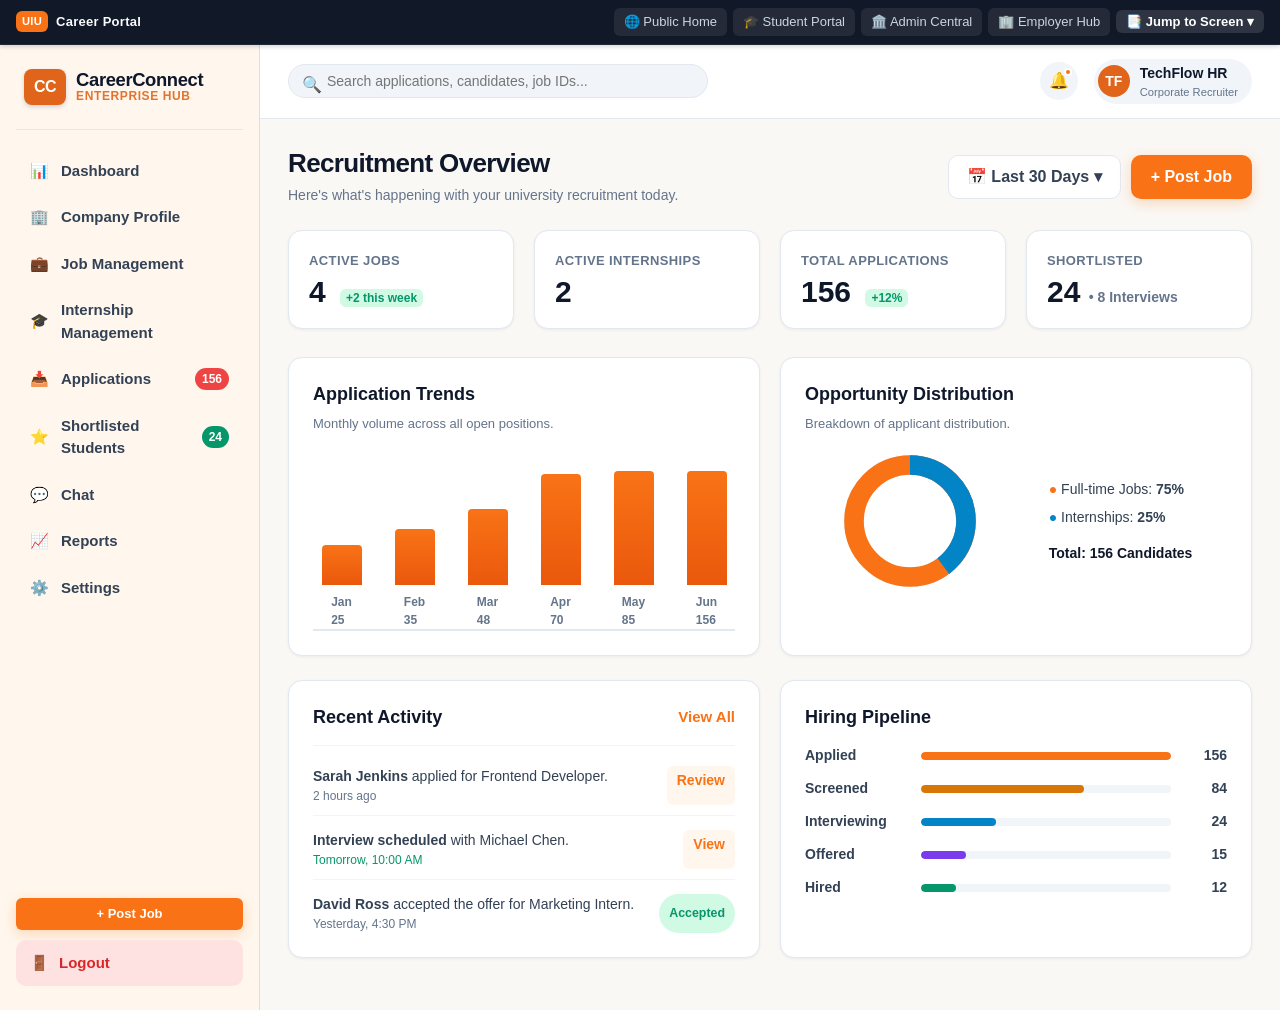
<file: employer.html>
<!doctype html>
<html lang="en">
  <head>
    <meta charset="UTF-8" />
    <meta name="viewport" content="width=device-width, initial-scale=1.0" />
    <title>Employer Hub - CareerConnect UIU</title>
    <meta name="description" content="Employer Hub for CareerConnect - Post jobs, recruit UIU students, manage talent pipeline." />
    <link rel="stylesheet" href="./style.css" />
    <style>
      .employer-view-pane {
        display: none;
      }
      #overview:target,
      body:not(:has(:target)) #overview {
        display: block;
      }
      #overview:target { display: block; }
      #company-profile:target { display: block; }
      #create-job:target { display: block; }
      #create-internship:target { display: block; }
      #applications:target { display: block; }
      #shortlisted:target { display: block; }
      #internships:target { display: block; }
      #chat:target { display: block; }
      #reports:target { display: block; }
      #settings:target { display: block; }

      :target ~ #overview {
        display: none;
      }
    </style>
  </head>
  <body>
    <!-- Top Universal Navigation Switcher -->
    <header class="role-quick-bar">
      <div class="brand-badge">
        <span>UIU</span> Career Portal
      </div>
      <nav class="role-nav-links">
        <a href="./index.html" class="role-nav-btn">🌐 Public Home</a>
        <a href="./student.html" class="role-nav-btn">🎓 Student Portal</a>
        <a href="./admin.html" class="role-nav-btn">🏛️ Admin Central</a>
        <a href="./employer.html" class="role-nav-btn active">🏢 Employer Hub</a>
        <div class="role-nav-dropdown">
          <button class="role-dropdown-btn">📑 Jump to Screen ▾</button>
          <div class="role-dropdown-content">
            <a href="./employer.html#overview">Page 23: Employer Overview</a>
            <a href="./employer.html#settings">Page 24: Company Settings</a>
            <a href="./employer.html#create-job">Page 25: Post Job</a>
            <a href="./employer.html#create-internship">Page 26: Post Internship</a>
            <a href="./employer.html#company-profile">Page 27: Company Profile</a>
            <a href="./employer.html#chat">Page 28: Employer Chat</a>
            <a href="./employer.html#reports">Page 29: Company Reports</a>
            <a href="./employer.html#shortlisted">Page 30: Shortlisted</a>
            <a href="./employer.html#applications">Page 31: Applications</a>
            <a href="./employer.html#internships">Page 32: Internships</a>
            <a href="./student.html">Go to Student Portal →</a>
            <a href="./admin.html">Go to Admin Central →</a>
          </div>
        </div>
      </nav>
    </header>

    <div class="portal-layout">
      <!-- Employer Sidebar (Pages 23-32) -->
      <aside class="portal-sidebar sidebar-theme-cream">
        <div class="sidebar-brand">
          <div class="uiu-logo-badge" style="background: #E0651A;">CC</div>
          <div class="sidebar-brand-title" style="color: #0F172A;">
            CareerConnect
            <span style="color: #E0651A;">Enterprise Hub</span>
          </div>
        </div>

        <ul class="sidebar-menu-list">
          <li>
            <a href="#overview" class="sidebar-menu-link">
              <span>📊</span> Dashboard
            </a>
          </li>
          <li>
            <a href="#company-profile" class="sidebar-menu-link">
              <span>🏢</span> Company Profile
            </a>
          </li>
          <li>
            <a href="#create-job" class="sidebar-menu-link">
              <span>💼</span> Job Management
            </a>
          </li>
          <li>
            <a href="#internships" class="sidebar-menu-link">
              <span>🎓</span> Internship Management
            </a>
          </li>
          <li>
            <a href="#applications" class="sidebar-menu-link">
              <span>📥</span> Applications
              <span class="sidebar-badge-count">156</span>
            </a>
          </li>
          <li>
            <a href="#shortlisted" class="sidebar-menu-link">
              <span>⭐</span> Shortlisted Students
              <span class="sidebar-badge-count" style="background:#059669;">24</span>
            </a>
          </li>
          <li>
            <a href="#chat" class="sidebar-menu-link">
              <span>💬</span> Chat
            </a>
          </li>
          <li>
            <a href="#reports" class="sidebar-menu-link">
              <span>📈</span> Reports
            </a>
          </li>
          <li>
            <a href="#settings" class="sidebar-menu-link">
              <span>⚙️</span> Settings
            </a>
          </li>
        </ul>

        <div style="padding: 10px 0;">
          <a href="#create-job" class="btn-primary btn-sm" style="width: 100%; justify-content: center;">+ Post Job</a>
        </div>

        <a href="./index.html" class="sidebar-footer-btn">
          <span>🚪</span> Logout
        </a>
      </aside>

      <!-- Employer Main Area -->
      <main class="portal-main">
        <header class="portal-topbar">
          <div class="topbar-search-box">
            <span class="search-icon-svg">🔍</span>
            <input type="text" placeholder="Search applications, candidates, job IDs..." />
          </div>
          <div class="topbar-user-area">
            <a href="#chat" class="icon-btn-badge" title="Notifications">
              <span>🔔</span>
              <span class="notification-dot"></span>
            </a>
            <div class="user-profile-pill">
              <div class="user-avatar-circle" style="background: #E0651A;">TF</div>
              <div>
                <div>TechFlow HR</div>
                <div style="font-size: 0.7rem; color: var(--text-muted); font-weight: normal;">Corporate Recruiter</div>
              </div>
            </div>
          </div>
        </header>

        <div class="portal-content-body">

          <!-- SCREEN 1: EMPLOYER DASHBOARD OVERVIEW (Page 23) -->
          <section id="overview" class="employer-view-pane">
            <div class="page-title-row">
              <div>
                <h1 class="page-main-heading">Recruitment Overview</h1>
                <p class="page-subheading">Here's what's happening with your university recruitment today.</p>
              </div>
              <div style="display: flex; gap: 10px;">
                <button class="btn-outline">📅 Last 30 Days ▾</button>
                <a href="#create-job" class="btn-primary">+ Post Job</a>
              </div>
            </div>

            <!-- Stats (Page 23) -->
            <div class="metrics-grid-4">
              <div class="metric-stat-card"><div class="stat-content-box"><div class="stat-label-text">Active Jobs</div><div class="stat-huge-number">4 <span class="stat-growth-tag growth-positive">+2 this week</span></div></div></div>
              <div class="metric-stat-card"><div class="stat-content-box"><div class="stat-label-text">Active Internships</div><div class="stat-huge-number">2</div></div></div>
              <div class="metric-stat-card"><div class="stat-content-box"><div class="stat-label-text">Total Applications</div><div class="stat-huge-number">156 <span class="stat-growth-tag growth-positive">+12%</span></div></div></div>
              <div class="metric-stat-card"><div class="stat-content-box"><div class="stat-label-text">Shortlisted</div><div class="stat-huge-number">24 <span style="font-size:0.875rem; color:var(--text-muted);">• 8 Interviews</span></div></div></div>
            </div>

            <!-- Trends & Opportunity Donut (Page 23) -->
            <div class="form-grid-2">
              <div class="portal-card">
                <h3 class="card-title-h3" style="margin-bottom: 8px;">Application Trends</h3>
                <p style="font-size: 0.8125rem; color: var(--text-muted); margin-bottom: 16px;">Monthly volume across all open positions.</p>
                <div class="chart-bars-container">
                  <div class="bar-column-item"><div class="bar-fill-orange" style="height: 25%;"></div><span class="bar-column-label">Jan<br />25</span></div>
                  <div class="bar-column-item"><div class="bar-fill-orange" style="height: 35%;"></div><span class="bar-column-label">Feb<br />35</span></div>
                  <div class="bar-column-item"><div class="bar-fill-orange" style="height: 48%;"></div><span class="bar-column-label">Mar<br />48</span></div>
                  <div class="bar-column-item"><div class="bar-fill-orange" style="height: 70%;"></div><span class="bar-column-label">Apr<br />70</span></div>
                  <div class="bar-column-item"><div class="bar-fill-orange" style="height: 85%;"></div><span class="bar-column-label">May<br />85</span></div>
                  <div class="bar-column-item"><div class="bar-fill-orange" style="height: 100%;"></div><span class="bar-column-label">Jun<br /><strong>156</strong></span></div>
                </div>
              </div>

              <div class="portal-card">
                <h3 class="card-title-h3" style="margin-bottom: 8px;">Opportunity Distribution</h3>
                <p style="font-size: 0.8125rem; color: var(--text-muted); margin-bottom: 16px;">Breakdown of applicant distribution.</p>
                <div style="display: flex; align-items: center; justify-content: space-around;">
                  <svg class="donut-chart-svg" viewBox="0 0 100 100">
                    <circle cx="50" cy="50" r="40" class="donut-circle-bg"></circle>
                    <circle cx="50" cy="50" r="40" class="donut-circle-val1" style="stroke-dasharray: 300 400;"></circle>
                    <circle cx="50" cy="50" r="40" class="donut-circle-val2" style="stroke-dasharray: 100 400;"></circle>
                  </svg>
                  <div style="font-size: 0.875rem; line-height: 2;">
                    <div><span style="color:var(--primary);">●</span> Full-time Jobs: <strong>75%</strong></div>
                    <div><span style="color:#0284C7;">●</span> Internships: <strong>25%</strong></div>
                    <div style="margin-top: 8px; font-weight: 700; color: var(--text-main);">Total: 156 Candidates</div>
                  </div>
                </div>
              </div>
            </div>

            <!-- Funnel & Recent Activity (Page 23) -->
            <div class="form-grid-2">
              <div class="portal-card">
                <div class="portal-card-header">
                  <h3 class="card-title-h3">Recent Activity</h3>
                  <a href="#applications" class="section-link-all">View All</a>
                </div>
                <div style="display: flex; flex-direction: column; gap: 14px;">
                  <div style="display: flex; justify-content: space-between; font-size: 0.875rem; border-bottom: 1px solid var(--border-light); padding-bottom: 10px;">
                    <div>
                      <strong>Sarah Jenkins</strong> applied for Frontend Developer.
                      <div style="font-size: 0.75rem; color: var(--text-muted);">2 hours ago</div>
                    </div>
                    <a href="#chat" class="btn-action-view">Review</a>
                  </div>
                  <div style="display: flex; justify-content: space-between; font-size: 0.875rem; border-bottom: 1px solid var(--border-light); padding-bottom: 10px;">
                    <div>
                      <strong>Interview scheduled</strong> with Michael Chen.
                      <div style="font-size: 0.75rem; color: #059669;">Tomorrow, 10:00 AM</div>
                    </div>
                    <a href="#shortlisted" class="btn-action-view">View</a>
                  </div>
                  <div style="display: flex; justify-content: space-between; font-size: 0.875rem;">
                    <div>
                      <strong>David Ross</strong> accepted the offer for Marketing Intern.
                      <div style="font-size: 0.75rem; color: var(--text-muted);">Yesterday, 4:30 PM</div>
                    </div>
                    <span class="status-pill status-verified">Accepted</span>
                  </div>
                </div>
              </div>

              <!-- Hiring Pipeline Funnel (Page 23) -->
              <div class="portal-card">
                <h3 class="card-title-h3" style="margin-bottom: 16px;">Hiring Pipeline</h3>
                <div class="pipeline-steps-list">
                  <div class="pipeline-step-item">
                    <div class="pipeline-step-name">Applied</div>
                    <div class="pipeline-step-bar-wrap"><div class="pipeline-step-bar-inner" style="width: 100%;"></div></div>
                    <div class="pipeline-step-count">156</div>
                  </div>
                  <div class="pipeline-step-item">
                    <div class="pipeline-step-name">Screened</div>
                    <div class="pipeline-step-bar-wrap"><div class="pipeline-step-bar-inner" style="width: 65%; background:#D97706;"></div></div>
                    <div class="pipeline-step-count">84</div>
                  </div>
                  <div class="pipeline-step-item">
                    <div class="pipeline-step-name">Interviewing</div>
                    <div class="pipeline-step-bar-wrap"><div class="pipeline-step-bar-inner" style="width: 30%; background:#0284C7;"></div></div>
                    <div class="pipeline-step-count">24</div>
                  </div>
                  <div class="pipeline-step-item">
                    <div class="pipeline-step-name">Offered</div>
                    <div class="pipeline-step-bar-wrap"><div class="pipeline-step-bar-inner" style="width: 18%; background:#7C3AED;"></div></div>
                    <div class="pipeline-step-count">15</div>
                  </div>
                  <div class="pipeline-step-item">
                    <div class="pipeline-step-name">Hired</div>
                    <div class="pipeline-step-bar-wrap"><div class="pipeline-step-bar-inner" style="width: 14%; background:#059669;"></div></div>
                    <div class="pipeline-step-count">12</div>
                  </div>
                </div>
              </div>
            </div>
          </section>

          <!-- SCREEN 2: POST NEW JOB (Page 25) -->
          <section id="create-job" class="employer-view-pane">
            <div class="page-title-row">
              <div>
                <h1 class="page-main-heading">Create New Job Posting</h1>
                <p class="page-subheading">Publish a full-time or contract role to UIU graduates.</p>
              </div>
              <div style="display: flex; gap: 10px;">
                <button class="btn-outline">Save Draft</button>
                <a href="#post-success-modal" class="btn-primary">🚀 Publish Job</a>
              </div>
            </div>

            <div class="form-grid-2">
              <div class="portal-card">
                <h3 class="card-title-h3" style="margin-bottom: 16px;">📝 Basic Information</h3>
                <div class="form-group">
                  <label class="form-label">Job Title *</label>
                  <input type="text" class="form-control" placeholder="e.g. Senior Software Engineer" value="Frontend Developer" />
                </div>
                <div class="form-grid-2">
                  <div class="form-group">
                    <label class="form-label">Department</label>
                    <select class="form-control">
                      <option>CSE (Computer Science)</option>
                      <option>EEE (Electrical)</option>
                      <option>BBA (Business)</option>
                    </select>
                  </div>
                  <div class="form-group">
                    <label class="form-label">Vacancy Count</label>
                    <input type="number" class="form-control" value="2" />
                  </div>
                </div>
                <div class="form-group">
                  <label class="form-label">Job Requirements (Markdown Supported) *</label>
                  <textarea class="form-control" style="height: 140px;">- 3+ years experience with modern React and TypeScript.
- Strong knowledge of responsive CSS layouts and state management.
- Experience with REST and GraphQL APIs.</textarea>
                </div>
              </div>

              <div class="portal-card">
                <h3 class="card-title-h3" style="margin-bottom: 16px;">📍 Location & Setup</h3>
                <div class="form-group">
                  <label class="form-label">Workplace Type</label>
                  <div style="display: flex; gap: 8px;">
                    <label class="btn-outline" style="flex:1; text-align:center;"><input type="radio" name="worktype" /> On-site</label>
                    <label class="btn-primary" style="flex:1; text-align:center;"><input type="radio" name="worktype" checked /> Hybrid</label>
                    <label class="btn-outline" style="flex:1; text-align:center;"><input type="radio" name="worktype" /> Remote</label>
                  </div>
                </div>
                <div class="form-group">
                  <label class="form-label">Salary Range (Optional)</label>
                  <div style="display: flex; gap: 8px;">
                    <input type="text" class="form-control" placeholder="Min: $500" value="$600" />
                    <input type="text" class="form-control" placeholder="Max: $900" value="$850" />
                  </div>
                </div>
                <div class="form-group">
                  <label class="form-label">Application Deadline</label>
                  <input type="date" class="form-control" value="2026-10-30" />
                </div>
                <div class="form-group">
                  <label class="form-label">Required Skills</label>
                  <div class="skills-tags-container">
                    <span class="skill-tag-badge skill-tag-active">React.js ✕</span>
                    <span class="skill-tag-badge skill-tag-active">TypeScript ✕</span>
                    <span class="skill-tag-badge">+ Add Skill</span>
                  </div>
                </div>
              </div>
            </div>
          </section>

          <!-- SCREEN 3: POST NEW INTERNSHIP (Page 26) -->
          <section id="create-internship" class="employer-view-pane">
            <div class="page-title-row">
              <div>
                <h1 class="page-main-heading">Create Internship Program</h1>
                <p class="page-subheading">Draft a new internship opportunity for university students.</p>
              </div>
              <div style="display: flex; gap: 10px;">
                <button class="btn-outline">Save Draft</button>
                <a href="#post-success-modal" class="btn-primary">🚀 Publish Internship</a>
              </div>
            </div>

            <div class="form-grid-2">
              <div class="portal-card">
                <h3 class="card-title-h3" style="margin-bottom: 16px;">🎓 Basic Details</h3>
                <div class="form-group">
                  <label class="form-label">Internship Title *</label>
                  <input type="text" class="form-control" value="Summer Software Engineering Intern" />
                </div>
                <div class="form-grid-2">
                  <div class="form-group">
                    <label class="form-label">Duration *</label>
                    <select class="form-control">
                      <option>3 Months (Summer)</option>
                      <option>6 Months (Fall/Winter)</option>
                      <option>4 Months (Spring)</option>
                    </select>
                  </div>
                  <div class="form-group">
                    <label class="form-label">Monthly Stipend *</label>
                    <input type="text" class="form-control" value="$300 / month" />
                  </div>
                </div>
                <div class="form-group">
                  <label class="form-label">Key Responsibilities *</label>
                  <textarea class="form-control" style="height: 120px;">Assist in developing frontend UI modules, participate in daily standups, and write test coverage.</textarea>
                </div>
              </div>

              <div class="portal-card">
                <h3 class="card-title-h3" style="margin-bottom: 16px;">🎯 Eligibility & Timeline</h3>
                <div class="form-group">
                  <label class="form-label">Target Semesters *</label>
                  <div style="display: grid; grid-template-columns: 1fr 1fr; gap: 8px;">
                    <label class="checkbox-item-label"><input type="checkbox" class="custom-checkbox" /> Semester 5</label>
                    <label class="checkbox-item-label"><input type="checkbox" class="custom-checkbox" /> Semester 6</label>
                    <label class="checkbox-item-label"><input type="checkbox" class="custom-checkbox" checked /> Semester 7</label>
                    <label class="checkbox-item-label"><input type="checkbox" class="custom-checkbox" checked /> Semester 8</label>
                  </div>
                </div>
                <div class="form-group">
                  <label class="form-label">Minimum CGPA (Optional)</label>
                  <input type="text" class="form-control" value="3.00 / 4.00" />
                </div>
                <div class="form-group">
                  <label class="form-label">Application Deadline</label>
                  <input type="date" class="form-control" value="2026-09-15" />
                </div>
              </div>
            </div>
          </section>

          <!-- SCREEN 4: COMPANY PROFILE (Page 27) -->
          <section id="company-profile" class="employer-view-pane">
            <div class="page-title-row">
              <div>
                <h1 class="page-main-heading">Company Profile</h1>
                <p class="page-subheading">Manage your organization's public details and recruitment brand.</p>
              </div>
              <button class="btn-primary">💾 Save Changes</button>
            </div>

            <div class="portal-card">
              <div style="display: grid; grid-template-columns: 1fr 1fr; gap: 24px;">
                <div>
                  <div style="display: flex; gap: 16px; align-items: center; margin-bottom: 16px;">
                    <div class="user-avatar-circle" style="width: 64px; height: 64px; font-size: 1.8rem; background: #0284C7;">TF</div>
                    <div>
                      <h2 style="font-size: 1.5rem; font-weight: 800;">TechFlow Solutions</h2>
                      <p style="color: var(--text-muted); font-size: 0.875rem;">🌐 www.techflow.io • 👥 250 - 500 Employees • Founded 2014</p>
                    </div>
                  </div>
                  <p style="line-height: 1.7; color: var(--text-body); margin-bottom: 16px;">
                    TechFlow Solutions is a premier software development firm specializing in cloud-native applications and enterprise architecture. Founded with the mission to accelerate digital transformation, we partner with industry leaders to build scalable, resilient, and forward-thinking digital products.
                  </p>
                  <div class="skills-tags-container">
                    <span class="skill-tag-badge">Cloud Native</span>
                    <span class="skill-tag-badge">FinTech</span>
                    <span class="skill-tag-badge">Enterprise Architecture</span>
                    <span class="skill-tag-badge">AI Integration</span>
                  </div>
                </div>

                <div style="background: #FAF8F5; padding: 20px; border-radius: var(--radius-md);">
                  <h3 style="font-size: 1rem; font-weight: 800; margin-bottom: 12px;">Primary Contact & Location</h3>
                  <div style="font-size: 0.875rem; line-height: 1.8; margin-bottom: 16px;">
                    <div><strong>Sarah Jenkins</strong> — Director of University Recruiting</div>
                    <div>📧 s.jenkins@techflow.io • 📞 +1 (415) 555-0198</div>
                    <div style="margin-top: 8px;">🏢 <strong>TechFlow Tower</strong>, Innovation Drive, San Francisco, CA</div>
                  </div>
                  <div style="background: #FFF; padding: 12px; border-radius: var(--radius-sm); border: 1px solid var(--border-color);">
                    <div style="display: flex; justify-content: space-between; font-weight: 700; font-size: 0.8125rem;">
                      <span>Profile Strength: Excellent</span>
                      <span style="color: #059669;">85%</span>
                    </div>
                    <div class="hbar-track" style="margin-top: 6px;"><div class="hbar-fill" style="width: 85%; background:#059669;"></div></div>
                  </div>
                </div>
              </div>
            </div>
          </section>

          <!-- SCREEN 5: APPLICATIONS (Page 31) -->
          <section id="applications" class="employer-view-pane">
            <div class="page-title-row">
              <div>
                <h1 class="page-main-heading">Candidate Applications</h1>
                <p class="page-subheading">Manage and review student applications for jobs and internships.</p>
              </div>
              <button class="btn-outline">📥 Export List</button>
            </div>

            <div class="portal-card">
              <div class="data-table-wrapper">
                <table class="portal-table">
                  <thead>
                    <tr>
                      <th>Student</th>
                      <th>University ID</th>
                      <th>CGPA & Skills</th>
                      <th>Position Applied</th>
                      <th>Applied Date</th>
                      <th>Status</th>
                      <th>Actions</th>
                    </tr>
                  </thead>
                  <tbody>
                    <tr>
                      <td><strong>Alex Mercer</strong><br />Computer Science</td>
                      <td>S1029384</td>
                      <td><strong>3.8 / 4.0</strong><br /><span class="skill-tag-badge">React</span> <span class="skill-tag-badge">Node.js</span></td>
                      <td>Frontend Dev Intern</td>
                      <td>Oct 24, 2023</td>
                      <td><span class="status-pill status-pending">Pending</span></td>
                      <td><a href="#chat" class="btn-action-view">Interview</a></td>
                    </tr>
                    <tr>
                      <td><strong>Samantha Jones</strong><br />Business Admin</td>
                      <td>S9982311</td>
                      <td><strong>3.9 / 4.0</strong><br /><span class="skill-tag-badge">Excel</span> <span class="skill-tag-badge">Data Analysis</span></td>
                      <td>Data Analyst (Full-time)</td>
                      <td>Oct 22, 2023</td>
                      <td><span class="status-pill status-shortlisted">Shortlisted</span></td>
                      <td><a href="#chat" class="btn-action-view">Interview</a></td>
                    </tr>
                  </tbody>
                </table>
              </div>
            </div>
          </section>

          <!-- SCREEN 6: SHORTLISTED STUDENTS (Page 30) -->
          <section id="shortlisted" class="employer-view-pane">
            <div class="page-title-row">
              <div>
                <h1 class="page-main-heading">Shortlisted Students</h1>
                <p class="page-subheading">Manage and track candidates selected for interviews.</p>
              </div>
              <button class="btn-primary">📥 Export Shortlist</button>
            </div>

            <div class="metrics-grid-3" style="display: grid; grid-template-columns: repeat(3, 1fr); gap: 20px; margin-bottom: 24px;">
              <div class="metric-stat-card"><div class="stat-content-box"><div class="stat-label-text">Total Shortlisted</div><div class="stat-huge-number">124</div></div></div>
              <div class="metric-stat-card"><div class="stat-content-box"><div class="stat-label-text">Interviews Scheduled</div><div class="stat-huge-number">48 <span style="font-size:0.875rem;">this week</span></div></div></div>
              <div class="metric-stat-card"><div class="stat-content-box"><div class="stat-label-text">Pending Offers</div><div class="stat-huge-number">12</div></div></div>
            </div>

            <div class="portal-card">
              <div class="data-table-wrapper">
                <table class="portal-table">
                  <thead>
                    <tr>
                      <th>Student</th>
                      <th>Position</th>
                      <th>Interview Date</th>
                      <th>Status</th>
                      <th>Actions</th>
                    </tr>
                  </thead>
                  <tbody>
                    <tr>
                      <td><strong>Marcus Johnson</strong><br />Computer Science, Yr 3</td>
                      <td>Frontend Developer Intern</td>
                      <td>Oct 24, 2023 • 10:00 AM</td>
                      <td><span class="status-pill status-applied">Scheduled</span></td>
                      <td><a href="#chat" class="btn-action-view">Chat</a></td>
                    </tr>
                    <tr>
                      <td><strong>Sarah Chen</strong><br />Data Science, Yr 4</td>
                      <td>Data Analyst</td>
                      <td>Oct 22, 2023 • 2:30 PM</td>
                      <td><span class="status-pill status-verified">Completed</span></td>
                      <td><a href="#chat" class="btn-action-view">Offer Letter</a></td>
                    </tr>
                  </tbody>
                </table>
              </div>
            </div>
          </section>

          <!-- SCREEN 7: INTERNSHIP MANAGEMENT (Page 32) -->
          <section id="internships" class="employer-view-pane">
            <div class="page-title-row">
              <div>
                <h1 class="page-main-heading">Internship Management</h1>
                <p class="page-subheading">Manage and track all active internship postings and applicant status.</p>
              </div>
              <a href="#create-internship" class="btn-primary">+ Post Internship</a>
            </div>

            <div class="portal-card">
              <div class="data-table-wrapper">
                <table class="portal-table">
                  <thead>
                    <tr>
                      <th>Internship Title</th>
                      <th>Duration</th>
                      <th>Applied</th>
                      <th>Status</th>
                      <th>Actions</th>
                    </tr>
                  </thead>
                  <tbody>
                    <tr>
                      <td><strong>Software Engineering Intern - Frontend</strong><br />Tech Dept • Hybrid</td>
                      <td>3 Months (Summer)</td>
                      <td><strong>124</strong> (+12 new)</td>
                      <td><span class="status-pill status-verified">Active</span></td>
                      <td><a href="#applications" class="btn-action-view">Review</a></td>
                    </tr>
                    <tr>
                      <td><strong>Data Science Analyst Intern</strong><br />Analytics • Remote</td>
                      <td>6 Months (Fall/Winter)</td>
                      <td><strong>89</strong></td>
                      <td><span class="status-pill status-verified">Active</span></td>
                      <td><a href="#applications" class="btn-action-view">Review</a></td>
                    </tr>
                    <tr>
                      <td><strong>UX/UI Design Co-op</strong><br />Design • On-site</td>
                      <td>4 Months (Spring)</td>
                      <td><strong>215</strong> (+45 new)</td>
                      <td><span class="status-pill status-review">Reviewing</span></td>
                      <td><a href="#applications" class="btn-action-view">Review</a></td>
                    </tr>
                  </tbody>
                </table>
              </div>
            </div>
          </section>

          <!-- SCREEN 8: CHAT (Page 28) -->
          <section id="chat" class="employer-view-pane">
            <div class="page-title-row">
              <div>
                <h1 class="page-main-heading">Recruiter Messages</h1>
                <p class="page-subheading">Direct communication with student applicants.</p>
              </div>
            </div>

            <div class="chat-app-container">
              <div class="chat-contacts-panel">
                <div class="chat-contacts-header">Candidate Messages</div>
                <div class="chat-threads-list">
                  <div class="chat-thread-item active">
                    <div class="chat-avatar-sq" style="background: #D1FAE5; color: #059669;">SJ</div>
                    <div class="chat-preview-text">
                      <div class="chat-preview-title">
                        <span>Sarah Jenkins</span>
                        <span style="font-size: 0.75rem; color: var(--text-light);">10:42 AM</span>
                      </div>
                      <div class="chat-preview-snippet">I've attached my updated portfolio...</div>
                    </div>
                  </div>
                  <div class="chat-thread-item">
                    <div class="chat-avatar-sq">MC</div>
                    <div class="chat-preview-text">
                      <div class="chat-preview-title">
                        <span>Marcus Chen</span>
                        <span style="font-size: 0.75rem; color: var(--text-light);">Yesterday</span>
                      </div>
                      <div class="chat-preview-snippet">Are there any updates on the final...</div>
                    </div>
                  </div>
                </div>
              </div>

              <div class="chat-active-window">
                <div class="chat-active-header">
                  <div>
                    <h3 style="font-size: 1rem; font-weight: 800;">Sarah Jenkins</h3>
                    <p style="font-size: 0.75rem; color: var(--text-muted);">Software Engineering Intern Applicant • 4th Year CSE</p>
                  </div>
                  <button class="btn-outline btn-sm">📅 Set Call Time</button>
                </div>

                <div class="chat-messages-scroll">
                  <div class="chat-bubble chat-bubble-received">
                    Hi there! Thanks for getting back to me so quickly regarding the SWE internship role.
                    <div class="chat-timestamp">10:30 AM</div>
                  </div>
                  <div class="chat-bubble chat-bubble-sent">
                    You're welcome, Sarah. We were really impressed by your initial technical screen. Could you send over a link to your latest GitHub projects or attach a portfolio?
                    <div class="chat-timestamp">10:35 AM</div>
                  </div>
                  <div class="chat-bubble chat-bubble-received">
                    📄 <strong>S_Jenkins_Portfolio_2024.pdf</strong> (2.4 MB)<br />
                    I've attached my updated portfolio as requested. It includes the React Native project we discussed.
                    <div class="chat-timestamp">10:42 AM</div>
                  </div>
                </div>

                <form class="chat-input-bar" action="#chat">
                  <input type="text" placeholder="Type a message..." required />
                  <button type="submit" class="btn-primary btn-sm">Send</button>
                </form>
              </div>
            </div>
          </section>

          <!-- SCREEN 9: REPORTS (Page 29) -->
          <section id="reports" class="employer-view-pane">
            <div class="page-title-row">
              <div>
                <h1 class="page-main-heading">Company Reports</h1>
                <p class="page-subheading">Comprehensive overview of your hiring pipeline and engagement metrics.</p>
              </div>
              <div style="display: flex; gap: 8px;">
                <button class="btn-outline btn-sm">🖨️ Print Report</button>
                <button class="btn-outline btn-sm">Export Excel</button>
                <button class="btn-primary btn-sm">Generate PDF</button>
              </div>
            </div>

            <div class="metrics-grid-4">
              <div class="metric-stat-card"><div class="stat-content-box"><div class="stat-label-text">Jobs Posted</div><div class="stat-huge-number">42</div></div></div>
              <div class="metric-stat-card"><div class="stat-content-box"><div class="stat-label-text">Internship Posts</div><div class="stat-huge-number">18</div></div></div>
              <div class="metric-stat-card"><div class="stat-content-box"><div class="stat-label-text">Total Applications</div><div class="stat-huge-number">1,204</div></div></div>
              <div class="metric-stat-card"><div class="stat-content-box"><div class="stat-label-text">Total Hires (YTD)</div><div class="stat-huge-number">86</div></div></div>
            </div>

            <div class="portal-card">
              <h3 class="card-title-h3" style="margin-bottom: 16px;">Top Performing Roles</h3>
              <div style="font-size: 0.875rem; line-height: 2;">
                <div style="display:flex; justify-content:space-between;"><span>Software Engineer (342 Applications)</span><strong>12 Hires</strong></div>
                <div style="display:flex; justify-content:space-between;"><span>Data Analyst Intern (285 Applications)</span><strong>5 Hires</strong></div>
                <div style="display:flex; justify-content:space-between;"><span>Product Manager (156 Applications)</span><strong>3 Hires</strong></div>
              </div>
            </div>
          </section>

          <!-- SCREEN 10: SETTINGS (Page 24) -->
          <section id="settings" class="employer-view-pane">
            <div class="page-title-row">
              <div>
                <h1 class="page-main-heading">Company Settings</h1>
                <p class="page-subheading">Manage your organization's profile, preferences, and security.</p>
              </div>
            </div>

            <div class="form-grid-2">
              <div class="portal-card">
                <h3 class="card-title-h3" style="margin-bottom: 16px;">Company Details</h3>
                <div class="form-group">
                  <label class="form-label">Company Name</label>
                  <input type="text" class="form-control" value="Acme Corp Enterprise" />
                </div>
                <div class="form-group">
                  <label class="form-label">Industry</label>
                  <input type="text" class="form-control" value="Technology / Software" />
                </div>
                <div class="form-group">
                  <label class="form-label">Company Size</label>
                  <select class="form-control">
                    <option>500 - 1,000 employees</option>
                    <option>100 - 500 employees</option>
                  </select>
                </div>
                <button class="btn-primary">Save Changes</button>
              </div>

              <div class="portal-card">
                <h3 class="card-title-h3" style="margin-bottom: 16px;">Security & 2FA</h3>
                <div style="display: flex; justify-content: space-between; align-items: center; margin-bottom: 20px;">
                  <div>
                    <strong>Two-Factor Authentication (2FA)</strong>
                    <div style="font-size: 0.75rem; color: var(--text-muted);">Extra security layer on login.</div>
                  </div>
                  <button class="btn-outline btn-sm" style="color: #059669;">Enable 2FA</button>
                </div>
                <div class="form-group">
                  <label class="form-label">Current Password</label>
                  <input type="password" class="form-control" value="••••••••••" />
                </div>
                <div class="form-group">
                  <label class="form-label">New Password</label>
                  <input type="password" class="form-control" placeholder="Enter new password" />
                </div>
                <button class="btn-primary">Update Password</button>
              </div>
            </div>
          </section>

        </div>
      </main>
    </div>

    <!-- Modals -->
    <div id="post-success-modal" class="modal-overlay">
      <div class="modal-dialog-box" style="text-align: center;">
        <a href="#overview" class="modal-close-btn">✕</a>
        <div style="font-size: 3rem; margin-bottom: 10px;">🎉</div>
        <h3 style="font-size: 1.25rem; font-weight: 800; margin-bottom: 8px;">Position Submitted for Review!</h3>
        <p style="color: #64748B; font-size: 0.875rem; margin-bottom: 20px;">Your posting has been sent to the UIU Career Services Admin Central. Once approved, it will be published to all eligible students.</p>
        <a href="#overview" class="btn-primary">Return to Dashboard</a>
      </div>
    </div>
  </body>
</html>
</file>
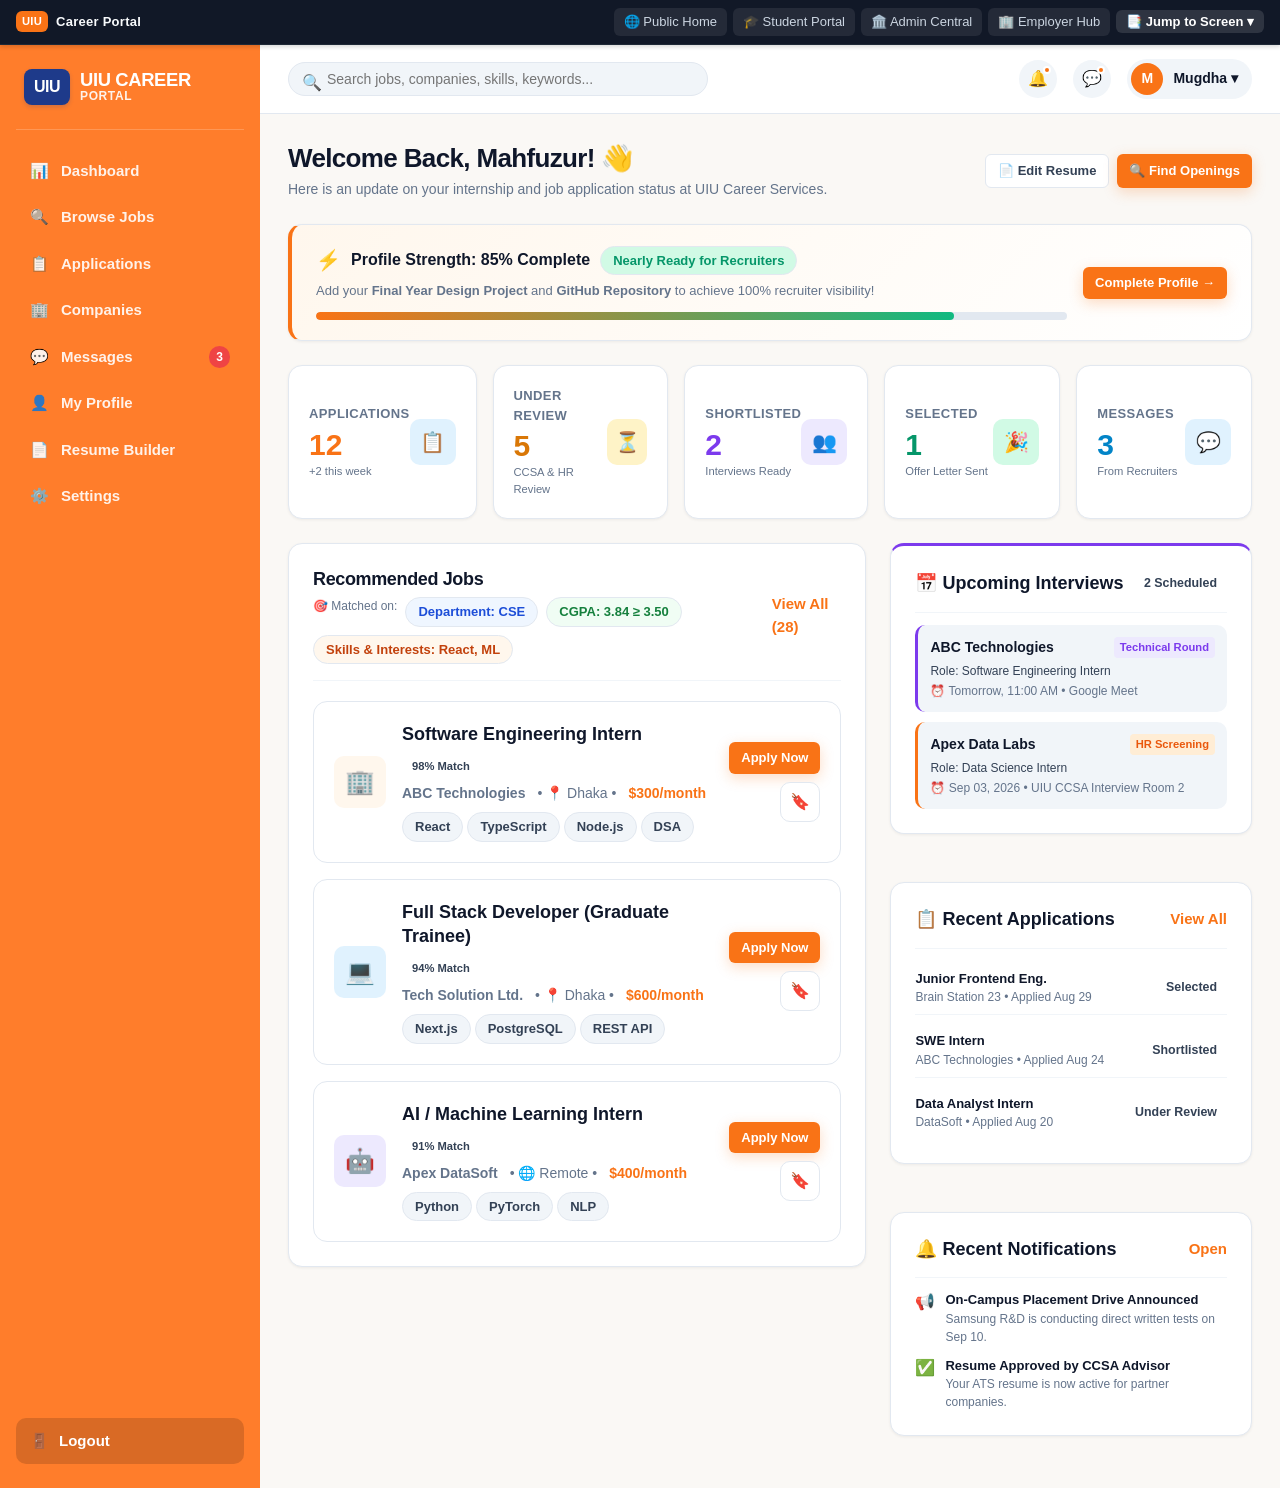
<file: student.html>
<!doctype html>
<html lang="en">
  <head>
    <meta charset="UTF-8" />
    <meta name="viewport" content="width=device-width, initial-scale=1.0" />
    <title>Student Portal - UIU Career Portal</title>
    <meta name="description" content="Student Portal for UIU Career Portal - Explore jobs, manage applications, build resume." />
    <link rel="stylesheet" href="./style.css" />
    <style>
      /* Sub-view controller for student.html using CSS :target */
      .student-view-pane {
        display: none;
      }
      #dashboard:target,
      body:not(:has(:target)) #dashboard {
        display: block;
      }
      #dashboard:target { display: block; }
      #browse-jobs:target { display: block; }
      #job-detail:target { display: block; }
      #my-applications:target { display: block; }
      #resume-builder:target { display: block; }
      #companies:target { display: block; }
      #messages:target { display: block; }
      #stats:target { display: block; }
      #profile:target { display: block; }
      #settings:target { display: block; }

      :target ~ #dashboard {
        display: none;
      }
    </style>
  </head>
  <body>
    <!-- Top Universal Navigation Switcher -->
    <header class="role-quick-bar">
      <div class="brand-badge">
        <span>UIU</span> Career Portal
      </div>
      <nav class="role-nav-links">
        <a href="./index.html" class="role-nav-btn">🌐 Public Home</a>
        <a href="./student.html" class="role-nav-btn active">🎓 Student Portal</a>
        <a href="./admin.html" class="role-nav-btn">🏛️ Admin Central</a>
        <a href="./employer.html" class="role-nav-btn">🏢 Employer Hub</a>
        <div class="role-nav-dropdown">
          <button class="role-dropdown-btn">📑 Jump to Screen ▾</button>
          <div class="role-dropdown-content">
            <a href="./index.html">Page 1: Public Home</a>
            <a href="./student.html#dashboard">Page 2: Student Dashboard</a>
            <a href="./student.html#browse-jobs">Page 3: Browse Jobs</a>
            <a href="./student.html#my-applications">Page 4: Applications</a>
            <a href="./student.html#job-detail">Page 5: Job Detail</a>
            <a href="./student.html#resume-builder">Page 6: Resume Builder</a>
            <a href="./student.html#companies">Page 7: Student Companies</a>
            <a href="./student.html#messages">Page 9: Student Chat</a>
            <a href="./student.html#stats">Page 11: Placement Stats</a>
            <a href="./student.html#profile">Page 12: Student Profile</a>
            <a href="./admin.html">Go to Admin Central →</a>
            <a href="./employer.html">Go to Employer Hub →</a>
          </div>
        </div>
      </nav>
    </header>

    <div class="portal-layout">
      <!-- Student Sidebar (Pages 2-12) -->
      <aside class="portal-sidebar">
        <div class="sidebar-brand">
          <div class="uiu-logo-badge">UIU</div>
          <div class="sidebar-brand-title">
            UIU CAREER
            <span>PORTAL</span>
          </div>
        </div>

        <ul class="sidebar-menu-list">
          <li>
            <a href="#dashboard" class="sidebar-menu-link">
              <span>📊</span> Dashboard
            </a>
          </li>
          <li>
            <a href="#browse-jobs" class="sidebar-menu-link">
              <span>🔍</span> Browse Jobs
            </a>
          </li>
          <li>
            <a href="#my-applications" class="sidebar-menu-link">
              <span>📋</span> Applications
            </a>
          </li>
          <li>
            <a href="#companies" class="sidebar-menu-link">
              <span>🏢</span> Companies
            </a>
          </li>
          <li>
            <a href="#messages" class="sidebar-menu-link">
              <span>💬</span> Messages
              <span class="sidebar-badge-count">3</span>
            </a>
          </li>
          <li>
            <a href="#profile" class="sidebar-menu-link">
              <span>👤</span> My Profile
            </a>
          </li>
          <li>
            <a href="#resume-builder" class="sidebar-menu-link">
              <span>📄</span> Resume Builder
            </a>
          </li>
          <li>
            <a href="#settings" class="sidebar-menu-link">
              <span>⚙️</span> Settings
            </a>
          </li>
        </ul>

        <a href="./index.html" class="sidebar-footer-btn">
          <span>🚪</span> Logout
        </a>
      </aside>

      <!-- Student Portal Main Area -->
      <main class="portal-main">
        <!-- Topbar (Pages 2-12) -->
        <header class="portal-topbar">
          <div class="topbar-search-box">
            <span class="search-icon-svg">🔍</span>
            <input type="text" placeholder="Search jobs, companies, skills, keywords..." />
          </div>
          <div class="topbar-user-area">
            <!-- Notification Icon -->
            <a href="#notifications-modal" class="icon-btn-badge" title="Notifications">
              <span>🔔</span>
              <span class="notification-dot"></span>
            </a>
            <!-- Message Icon -->
            <a href="#messages" class="icon-btn-badge" title="Messages">
              <span>💬</span>
              <span class="notification-dot" style="background: var(--primary);"></span>
            </a>
            <!-- Student Profile Dropdown UI -->
            <div class="role-nav-dropdown">
              <a href="#profile-menu" class="user-profile-pill">
                <div class="user-avatar-circle">M</div>
                <span>Mugdha ▾</span>
              </a>
              <div class="role-dropdown-content" style="right: 0; left: auto; min-width: 220px;">
                <div style="padding: 10px 14px; border-bottom: 1px solid var(--border-color);">
                  <div style="font-weight: 700; font-size: 0.875rem; color: var(--text-heading);">Mahfuzur Rahman (Mugdha)</div>
                  <div style="font-size: 0.75rem; color: var(--text-muted);">011211045 • CSE Department</div>
                  <div style="font-size: 0.75rem; color: var(--primary); font-weight: 700; margin-top: 2px;">CGPA: 3.84 / 4.00</div>
                </div>
                <a href="#profile">👤 View Profile</a>
                <a href="#resume-builder">📄 Resume Builder</a>
                <a href="#my-applications">📋 My Applications</a>
                <a href="#settings">⚙️ Account Settings</a>
                <a href="./index.html" style="color: var(--color-danger); border-top: 1px solid var(--border-color);">🚪 Log Out</a>
              </div>
            </div>
          </div>
        </header>

        <!-- Dynamic Screen Content Sections -->
        <div class="portal-content-body">
          
            <!-- SCREEN 1: STUDENT DASHBOARD (Page 2) -->
            <section id="dashboard" class="student-view-pane">
              <div class="page-title-row">
                <div>
                  <h1 class="page-main-heading">Welcome Back, Mahfuzur! 👋</h1>
                  <p class="page-subheading">Here is an update on your internship and job application status at UIU Career Services.</p>
                </div>
                <div style="display: flex; gap: 8px;">
                  <a href="#resume-builder" class="btn-outline btn-sm">📄 Edit Resume</a>
                  <a href="#browse-jobs" class="btn-primary btn-sm">🔍 Find Openings</a>
                </div>
              </div>

              <!-- Profile Completion Indicator Banner -->
              <div class="portal-card" style="margin-bottom: 24px; padding: 20px 24px; background: linear-gradient(135deg, #FFF7ED 0%, #FFFFFF 100%); border-left: 4px solid var(--primary);">
                <div style="display: flex; justify-content: space-between; align-items: center; flex-wrap: wrap; gap: 16px;">
                  <div style="flex: 1; min-width: 260px;">
                    <div style="display: flex; align-items: center; gap: 10px; margin-bottom: 6px;">
                      <span style="font-size: 1.25rem;">⚡</span>
                      <strong style="font-size: 1rem; color: var(--text-heading);">Profile Strength: 85% Complete</strong>
                      <span class="skill-tag-badge" style="background: var(--color-success-bg); color: var(--color-success);">Nearly Ready for Recruiters</span>
                    </div>
                    <p style="font-size: 0.8125rem; color: var(--text-muted);">
                      Add your <strong>Final Year Design Project</strong> and <strong>GitHub Repository</strong> to achieve 100% recruiter visibility!
                    </p>
                    <div style="width: 100%; height: 8px; background: #E2E8F0; border-radius: 999px; margin-top: 10px; overflow: hidden;">
                      <div style="width: 85%; height: 100%; background: linear-gradient(90deg, var(--primary) 0%, #10B981 100%); border-radius: 999px;"></div>
                    </div>
                  </div>
                  <a href="#profile" class="btn-primary btn-sm" style="white-space: nowrap;">Complete Profile →</a>
                </div>
              </div>

              <!-- 5 Dashboard Statistics Cards -->
              <div style="display: grid; grid-template-columns: repeat(5, 1fr); gap: 16px; margin-bottom: 24px;" class="metrics-grid-5">
                <div class="metric-stat-card">
                  <div class="stat-content-box">
                    <div class="stat-label-text">Applications</div>
                    <div class="stat-huge-number" style="color: var(--primary);">12</div>
                    <div style="font-size: 0.7rem; color: var(--text-muted); margin-top: 2px;">+2 this week</div>
                  </div>
                  <div class="stat-icon-wrapper stat-icon-blue">📋</div>
                </div>

                <div class="metric-stat-card">
                  <div class="stat-content-box">
                    <div class="stat-label-text">Under Review</div>
                    <div class="stat-huge-number" style="color: #D97706;">5</div>
                    <div style="font-size: 0.7rem; color: var(--text-muted); margin-top: 2px;">CCSA & HR Review</div>
                  </div>
                  <div class="stat-icon-wrapper stat-icon-amber">⏳</div>
                </div>

                <div class="metric-stat-card">
                  <div class="stat-content-box">
                    <div class="stat-label-text">Shortlisted</div>
                    <div class="stat-huge-number" style="color: #7C3AED;">2</div>
                    <div style="font-size: 0.7rem; color: var(--text-muted); margin-top: 2px;">Interviews Ready</div>
                  </div>
                  <div class="stat-icon-wrapper stat-icon-purple">👥</div>
                </div>

                <div class="metric-stat-card">
                  <div class="stat-content-box">
                    <div class="stat-label-text">Selected</div>
                    <div class="stat-huge-number" style="color: #059669;">1</div>
                    <div style="font-size: 0.7rem; color: var(--text-muted); margin-top: 2px;">Offer Letter Sent</div>
                  </div>
                  <div class="stat-icon-wrapper stat-icon-green">🎉</div>
                </div>

                <div class="metric-stat-card">
                  <div class="stat-content-box">
                    <div class="stat-label-text">Messages</div>
                    <div class="stat-huge-number" style="color: #0284C7;">3</div>
                    <div style="font-size: 0.7rem; color: var(--text-muted); margin-top: 2px;">From Recruiters</div>
                  </div>
                  <div class="stat-icon-wrapper" style="background: #E0F2FE; color: #0284C7;">💬</div>
                </div>
              </div>

              <!-- Main Dashboard 2-Column Section -->
              <div style="display: grid; grid-template-columns: 1.6fr 1fr; gap: 24px; align-items: start;">
                <!-- Left Column: Recommended Jobs -->
                <div class="portal-card">
                  <div class="portal-card-header">
                    <div>
                      <h2 class="card-title-h3">Recommended Jobs</h2>
                      <div style="display: flex; gap: 8px; flex-wrap: wrap; margin-top: 6px; font-size: 0.75rem; color: var(--text-muted);">
                        <span>🎯 Matched on:</span>
                        <span class="skill-tag-badge" style="background: #EFF6FF; color: #1D4ED8;">Department: CSE</span>
                        <span class="skill-tag-badge" style="background: #F0FDF4; color: #15803D;">CGPA: 3.84 ≥ 3.50</span>
                        <span class="skill-tag-badge" style="background: #FFF7ED; color: #C2410C;">Skills & Interests: React, ML</span>
                      </div>
                    </div>
                    <a href="#browse-jobs" class="section-link-all">View All (28)</a>
                  </div>

                  <div class="job-feed-list">
                    <!-- Job Item 1 -->
                    <div class="student-job-card">
                      <div class="job-main-info">
                        <div class="job-icon-box" style="background: #FFF7ED; color: var(--primary);">🏢</div>
                        <div style="flex: 1;">
                          <div style="display: flex; align-items: center; gap: 8px; flex-wrap: wrap;">
                            <h3 class="job-title-link"><a href="#job-detail">Software Engineering Intern</a></h3>
                            <span class="status-pill pill-verified" style="font-size: 0.7rem;">98% Match</span>
                          </div>
                          <div class="job-company-location">
                            <strong>ABC Technologies</strong> • 📍 Dhaka • <span style="color: var(--primary); font-weight: 700;">$300/month</span>
                          </div>
                          <div style="margin-top: 6px; display: flex; flex-wrap: wrap; gap: 4px;">
                            <span class="skill-tag-badge">React</span>
                            <span class="skill-tag-badge">TypeScript</span>
                            <span class="skill-tag-badge">Node.js</span>
                            <span class="skill-tag-badge">DSA</span>
                          </div>
                        </div>
                      </div>
                      <div class="job-salary-apply" style="flex-direction: column; align-items: flex-end; gap: 8px;">
                        <a href="#job-detail" class="btn-primary btn-sm">Apply Now</a>
                        <a href="#saved-confirm" class="btn-bookmark-icon" title="Save Job">🔖</a>
                      </div>
                    </div>

                    <!-- Job Item 2 -->
                    <div class="student-job-card">
                      <div class="job-main-info">
                        <div class="job-icon-box" style="background:#E0F2FE; color:#0284C7;">💻</div>
                        <div style="flex: 1;">
                          <div style="display: flex; align-items: center; gap: 8px; flex-wrap: wrap;">
                            <h3 class="job-title-link"><a href="#job-detail">Full Stack Developer (Graduate Trainee)</a></h3>
                            <span class="status-pill pill-verified" style="font-size: 0.7rem;">94% Match</span>
                          </div>
                          <div class="job-company-location">
                            <strong>Tech Solution Ltd.</strong> • 📍 Dhaka • <span style="color: var(--primary); font-weight: 700;">$600/month</span>
                          </div>
                          <div style="margin-top: 6px; display: flex; flex-wrap: wrap; gap: 4px;">
                            <span class="skill-tag-badge">Next.js</span>
                            <span class="skill-tag-badge">PostgreSQL</span>
                            <span class="skill-tag-badge">REST API</span>
                          </div>
                        </div>
                      </div>
                      <div class="job-salary-apply" style="flex-direction: column; align-items: flex-end; gap: 8px;">
                        <a href="#job-detail" class="btn-primary btn-sm">Apply Now</a>
                        <a href="#saved-confirm" class="btn-bookmark-icon" title="Save Job">🔖</a>
                      </div>
                    </div>

                    <!-- Job Item 3 -->
                    <div class="student-job-card">
                      <div class="job-main-info">
                        <div class="job-icon-box" style="background:#EDE9FE; color:#7C3AED;">🤖</div>
                        <div style="flex: 1;">
                          <div style="display: flex; align-items: center; gap: 8px; flex-wrap: wrap;">
                            <h3 class="job-title-link"><a href="#job-detail">AI / Machine Learning Intern</a></h3>
                            <span class="status-pill pill-verified" style="font-size: 0.7rem;">91% Match</span>
                          </div>
                          <div class="job-company-location">
                            <strong>Apex DataSoft</strong> • 🌐 Remote • <span style="color: var(--primary); font-weight: 700;">$400/month</span>
                          </div>
                          <div style="margin-top: 6px; display: flex; flex-wrap: wrap; gap: 4px;">
                            <span class="skill-tag-badge">Python</span>
                            <span class="skill-tag-badge">PyTorch</span>
                            <span class="skill-tag-badge">NLP</span>
                          </div>
                        </div>
                      </div>
                      <div class="job-salary-apply" style="flex-direction: column; align-items: flex-end; gap: 8px;">
                        <a href="#job-detail" class="btn-primary btn-sm">Apply Now</a>
                        <a href="#saved-confirm" class="btn-bookmark-icon" title="Save Job">🔖</a>
                      </div>
                    </div>
                  </div>
                </div>

                <!-- Right Column: Recent Applications, Upcoming Interviews & Notifications -->
                <div style="display: flex; flex-direction: column; gap: 24px;">
                  <!-- Upcoming Interviews Card -->
                  <div class="portal-card" style="border-top: 3px solid #7C3AED;">
                    <div class="portal-card-header" style="margin-bottom: 12px;">
                      <h3 class="card-title-h3">📅 Upcoming Interviews</h3>
                      <span class="status-pill pill-applied">2 Scheduled</span>
                    </div>
                    <div style="display: flex; flex-direction: column; gap: 10px;">
                      <div style="background: var(--bg-muted); padding: 12px; border-radius: var(--radius-md); border-left: 3px solid #7C3AED;">
                        <div style="display: flex; justify-content: space-between; align-items: flex-start;">
                          <strong style="font-size: 0.875rem; color: var(--text-heading);">ABC Technologies</strong>
                          <span style="font-size: 0.7rem; font-weight: 700; color: #7C3AED; background: #EDE9FE; padding: 2px 6px; border-radius: 4px;">Technical Round</span>
                        </div>
                        <div style="font-size: 0.75rem; color: var(--text-body); margin-top: 4px;">Role: Software Engineering Intern</div>
                        <div style="font-size: 0.75rem; color: var(--text-muted); margin-top: 2px;">⏰ Tomorrow, 11:00 AM • Google Meet</div>
                      </div>

                      <div style="background: var(--bg-muted); padding: 12px; border-radius: var(--radius-md); border-left: 3px solid var(--primary);">
                        <div style="display: flex; justify-content: space-between; align-items: flex-start;">
                          <strong style="font-size: 0.875rem; color: var(--text-heading);">Apex Data Labs</strong>
                          <span style="font-size: 0.7rem; font-weight: 700; color: var(--primary-dark); background: var(--primary-light); padding: 2px 6px; border-radius: 4px;">HR Screening</span>
                        </div>
                        <div style="font-size: 0.75rem; color: var(--text-body); margin-top: 4px;">Role: Data Science Intern</div>
                        <div style="font-size: 0.75rem; color: var(--text-muted); margin-top: 2px;">⏰ Sep 03, 2026 • UIU CCSA Interview Room 2</div>
                      </div>
                    </div>
                  </div>

                  <!-- Recent Applications Mini List -->
                  <div class="portal-card">
                    <div class="portal-card-header" style="margin-bottom: 12px;">
                      <h3 class="card-title-h3">📋 Recent Applications</h3>
                      <a href="#my-applications" class="section-link-all">View All</a>
                    </div>
                    <div style="display: flex; flex-direction: column; gap: 8px;">
                      <div style="display: flex; justify-content: space-between; align-items: center; padding: 8px 0; border-bottom: 1px solid var(--border-light); font-size: 0.8125rem;">
                        <div>
                          <div style="font-weight: 700; color: var(--text-heading);">Junior Frontend Eng.</div>
                          <div style="font-size: 0.75rem; color: var(--text-muted);">Brain Station 23 • Applied Aug 29</div>
                        </div>
                        <span class="status-pill pill-verified">Selected</span>
                      </div>
                      <div style="display: flex; justify-content: space-between; align-items: center; padding: 8px 0; border-bottom: 1px solid var(--border-light); font-size: 0.8125rem;">
                        <div>
                          <div style="font-weight: 700; color: var(--text-heading);">SWE Intern</div>
                          <div style="font-size: 0.75rem; color: var(--text-muted);">ABC Technologies • Applied Aug 24</div>
                        </div>
                        <span class="status-pill pill-applied">Shortlisted</span>
                      </div>
                      <div style="display: flex; justify-content: space-between; align-items: center; padding: 8px 0; font-size: 0.8125rem;">
                        <div>
                          <div style="font-weight: 700; color: var(--text-heading);">Data Analyst Intern</div>
                          <div style="font-size: 0.75rem; color: var(--text-muted);">DataSoft • Applied Aug 20</div>
                        </div>
                        <span class="status-pill pill-pending">Under Review</span>
                      </div>
                    </div>
                  </div>

                  <!-- Recent Notifications -->
                  <div class="portal-card">
                    <div class="portal-card-header" style="margin-bottom: 12px;">
                      <h3 class="card-title-h3">🔔 Recent Notifications</h3>
                      <a href="#notifications-modal" class="section-link-all">Open</a>
                    </div>
                    <div style="display: flex; flex-direction: column; gap: 10px; font-size: 0.8125rem;">
                      <div style="display: flex; gap: 10px;">
                        <span style="color: var(--primary); font-size: 1rem;">📢</span>
                        <div>
                          <div style="font-weight: 600; color: var(--text-heading);">On-Campus Placement Drive Announced</div>
                          <div style="font-size: 0.75rem; color: var(--text-muted);">Samsung R&D is conducting direct written tests on Sep 10.</div>
                        </div>
                      </div>
                      <div style="display: flex; gap: 10px;">
                        <span style="color: #059669; font-size: 1rem;">✅</span>
                        <div>
                          <div style="font-weight: 600; color: var(--text-heading);">Resume Approved by CCSA Advisor</div>
                          <div style="font-size: 0.75rem; color: var(--text-muted);">Your ATS resume is now active for partner companies.</div>
                        </div>
                      </div>
                    </div>
                  </div>
                </div>
              </div>
            </section>

          <!-- SCREEN 2: BROWSE JOBS (Page 3) -->
          <section id="browse-jobs" class="student-view-pane">
            <div class="page-title-row">
              <div>
                <h1 class="page-main-heading">Browse Jobs</h1>
                <p class="page-subheading">Explore 120+ active job and internship openings verified by UIU Career Services.</p>
              </div>
              <div style="font-size: 0.875rem; color: var(--text-muted); display: flex; align-items: center; gap: 8px;">
                <span>Sort by:</span>
                <select class="form-control" style="width: auto; padding: 6px 12px; font-size: 0.8125rem;">
                  <option>Most Recent</option>
                  <option>Highest Match (CGPA & Skills)</option>
                  <option>Salary: High to Low</option>
                  <option>Deadline: Urgent First</option>
                </select>
              </div>
            </div>

            <!-- Global Job Search Bar -->
            <div class="portal-card" style="padding: 16px 20px; margin-bottom: 24px;">
              <div style="display: flex; gap: 12px; align-items: center;">
                <div style="position: relative; flex: 1;">
                  <span style="position: absolute; left: 14px; top: 50%; transform: translateY(-50%); font-size: 1.1rem; color: var(--text-muted);">🔍</span>
                  <input 
                    type="text" 
                    class="form-control" 
                    placeholder="Search jobs, keywords, companies" 
                    style="padding-left: 42px; font-size: 0.9375rem;" 
                  />
                </div>
                <button class="btn-primary" style="padding: 10px 20px; font-weight: 700;">Search Jobs</button>
              </div>
            </div>

            <div style="display: grid; grid-template-columns: 260px 1fr; gap: 24px;">
              <!-- Left Filter Sidebar -->
              <div class="portal-card" style="padding: 20px; align-self: flex-start;">
                <div style="display: flex; justify-content: space-between; align-items: center; margin-bottom: 16px; border-bottom: 1px solid var(--border-light); padding-bottom: 8px;">
                  <h2 style="font-size: 1rem; font-weight: 800; color: var(--text-heading);">Filters</h2>
                  <a href="#browse-jobs" style="font-size: 0.75rem; color: var(--primary); font-weight: 600; text-decoration: none;">Reset All</a>
                </div>
                
                <!-- Department Filter -->
                <div style="margin-bottom: 20px;">
                  <span class="form-label" style="font-weight: 700; color: var(--text-heading);">Department</span>
                  <label class="checkbox-item-label"><input type="checkbox" class="custom-checkbox" checked /> CSE <span style="font-size: 0.75rem; color: var(--text-muted); margin-left: auto;">(64)</span></label>
                  <label class="checkbox-item-label"><input type="checkbox" class="custom-checkbox" /> EEE <span style="font-size: 0.75rem; color: var(--text-muted); margin-left: auto;">(28)</span></label>
                  <label class="checkbox-item-label"><input type="checkbox" class="custom-checkbox" /> BBA <span style="font-size: 0.75rem; color: var(--text-muted); margin-left: auto;">(32)</span></label>
                  <label class="checkbox-item-label"><input type="checkbox" class="custom-checkbox" /> Other <span style="font-size: 0.75rem; color: var(--text-muted); margin-left: auto;">(12)</span></label>
                </div>

                <!-- Job Type Filter -->
                <div style="margin-bottom: 20px;">
                  <span class="form-label" style="font-weight: 700; color: var(--text-heading);">Job Type</span>
                  <label class="checkbox-item-label"><input type="checkbox" class="custom-checkbox" checked /> Internship <span style="font-size: 0.75rem; color: var(--text-muted); margin-left: auto;">(58)</span></label>
                  <label class="checkbox-item-label"><input type="checkbox" class="custom-checkbox" /> Full-time <span style="font-size: 0.75rem; color: var(--text-muted); margin-left: auto;">(46)</span></label>
                  <label class="checkbox-item-label"><input type="checkbox" class="custom-checkbox" /> Part-time <span style="font-size: 0.75rem; color: var(--text-muted); margin-left: auto;">(18)</span></label>
                  <label class="checkbox-item-label"><input type="checkbox" class="custom-checkbox" /> Other <span style="font-size: 0.75rem; color: var(--text-muted); margin-left: auto;">(6)</span></label>
                </div>

                <!-- Location Filter -->
                <div style="margin-bottom: 20px;">
                  <span class="form-label" style="font-weight: 700; color: var(--text-heading);">Location</span>
                  <label class="checkbox-item-label"><input type="checkbox" class="custom-checkbox" checked /> Dhaka <span style="font-size: 0.75rem; color: var(--text-muted); margin-left: auto;">(88)</span></label>
                  <label class="checkbox-item-label"><input type="checkbox" class="custom-checkbox" checked /> Remote <span style="font-size: 0.75rem; color: var(--text-muted); margin-left: auto;">(32)</span></label>
                  <label class="checkbox-item-label"><input type="checkbox" class="custom-checkbox" /> Other <span style="font-size: 0.75rem; color: var(--text-muted); margin-left: auto;">(8)</span></label>
                </div>

                <!-- Salary Filter -->
                <div>
                  <span class="form-label" style="font-weight: 700; color: var(--text-heading);">Minimum Salary</span>
                  <input type="range" min="0" max="1500" value="250" style="width: 100%; accent-color: var(--primary);" />
                  <div style="display: flex; justify-content: space-between; font-size: 0.75rem; color: var(--text-muted); margin-top: 4px;">
                    <span>$0</span>
                    <strong style="color: var(--primary);">$250+/month</strong>
                    <span>$1,500+</span>
                  </div>
                </div>
              </div>

              <!-- Jobs Feed List with Pagination -->
              <div style="display: flex; flex-direction: column; gap: 16px;">
                <div style="display: flex; justify-content: space-between; align-items: center; font-size: 0.875rem; color: var(--text-muted);">
                  <span>Showing <strong>1 – 6</strong> of <strong>128</strong> open positions</span>
                  <span class="status-pill pill-verified" style="font-size: 0.75rem;">Verified UIU Partner Employers</span>
                </div>

                <!-- Job 1 -->
                <div class="student-job-card">
                  <div class="job-main-info">
                    <div class="job-icon-box">🏢</div>
                    <div style="flex: 1;">
                      <div style="display: flex; align-items: center; gap: 8px; flex-wrap: wrap;">
                        <h3 class="job-title-link"><a href="#job-detail">Software Engineering Intern</a></h3>
                        <span class="status-pill pill-applied" style="font-size: 0.7rem;">Internship</span>
                      </div>
                      <div class="job-company-location" style="margin-top: 4px;">
                        <strong>ABC Technologies</strong> • 📍 Dhaka • <span style="color: var(--primary); font-weight: 700;">$300/month</span>
                      </div>
                      <div style="margin-top: 6px; display: flex; flex-wrap: wrap; gap: 6px; align-items: center;">
                        <span class="skill-tag-badge">C++</span>
                        <span class="skill-tag-badge">Java</span>
                        <span class="skill-tag-badge">DSA</span>
                        <span class="skill-tag-badge">Git</span>
                        <span style="font-size: 0.75rem; color: var(--color-danger); margin-left: 6px;">⏳ Deadline: Aug 20, 2026</span>
                      </div>
                    </div>
                  </div>
                  <div class="job-salary-apply" style="flex-direction: column; align-items: flex-end; gap: 8px;">
                    <a href="#job-detail" class="btn-primary btn-sm">Apply Now</a>
                    <a href="#saved-confirm" class="btn-outline btn-sm" style="font-size: 0.75rem;">🔖 Save Job</a>
                  </div>
                </div>

                <!-- Job 2 -->
                <div class="student-job-card">
                  <div class="job-main-info">
                    <div class="job-icon-box" style="background:#E0F2FE; color:#0284C7;">💻</div>
                    <div style="flex: 1;">
                      <div style="display: flex; align-items: center; gap: 8px; flex-wrap: wrap;">
                        <h3 class="job-title-link"><a href="#job-detail">Frontend Developer Intern</a></h3>
                        <span class="status-pill pill-applied" style="font-size: 0.7rem;">Internship</span>
                      </div>
                      <div class="job-company-location" style="margin-top: 4px;">
                        <strong>Tech Solution Ltd.</strong> • 📍 Dhaka • <span style="color: var(--primary); font-weight: 700;">$250/month</span>
                      </div>
                      <div style="margin-top: 6px; display: flex; flex-wrap: wrap; gap: 6px; align-items: center;">
                        <span class="skill-tag-badge">React</span>
                        <span class="skill-tag-badge">JavaScript</span>
                        <span class="skill-tag-badge">HTML/CSS</span>
                        <span style="font-size: 0.75rem; color: var(--color-danger); margin-left: 6px;">⏳ Deadline: Aug 25, 2026</span>
                      </div>
                    </div>
                  </div>
                  <div class="job-salary-apply" style="flex-direction: column; align-items: flex-end; gap: 8px;">
                    <a href="#job-detail" class="btn-primary btn-sm">Apply Now</a>
                    <a href="#saved-confirm" class="btn-outline btn-sm" style="font-size: 0.75rem;">🔖 Save Job</a>
                  </div>
                </div>

                <!-- Job 3 -->
                <div class="student-job-card">
                  <div class="job-main-info">
                    <div class="job-icon-box" style="background:#EDE9FE; color:#7C3AED;">🤖</div>
                    <div style="flex: 1;">
                      <div style="display: flex; align-items: center; gap: 8px; flex-wrap: wrap;">
                        <h3 class="job-title-link"><a href="#job-detail">Machine Learning Intern</a></h3>
                        <span class="status-pill pill-applied" style="font-size: 0.7rem;">Internship</span>
                      </div>
                      <div class="job-company-location" style="margin-top: 4px;">
                        <strong>DataSoft Systems</strong> • 🌐 Remote • <span style="color: var(--primary); font-weight: 700;">$300/month</span>
                      </div>
                      <div style="margin-top: 6px; display: flex; flex-wrap: wrap; gap: 6px; align-items: center;">
                        <span class="skill-tag-badge">Python</span>
                        <span class="skill-tag-badge">PyTorch</span>
                        <span class="skill-tag-badge">Data Analysis</span>
                        <span style="font-size: 0.75rem; color: var(--color-danger); margin-left: 6px;">⏳ Deadline: Aug 28, 2026</span>
                      </div>
                    </div>
                  </div>
                  <div class="job-salary-apply" style="flex-direction: column; align-items: flex-end; gap: 8px;">
                    <a href="#job-detail" class="btn-primary btn-sm">Apply Now</a>
                    <a href="#saved-confirm" class="btn-outline btn-sm" style="font-size: 0.75rem;">🔖 Save Job</a>
                  </div>
                </div>

                <!-- Job 4 -->
                <div class="student-job-card">
                  <div class="job-main-info">
                    <div class="job-icon-box" style="background:#D1FAE5; color:#059669;">📊</div>
                    <div style="flex: 1;">
                      <div style="display: flex; align-items: center; gap: 8px; flex-wrap: wrap;">
                        <h3 class="job-title-link"><a href="#job-detail">Junior Full Stack Engineer</a></h3>
                        <span class="status-pill pill-verified" style="font-size: 0.7rem;">Full-time</span>
                      </div>
                      <div class="job-company-location" style="margin-top: 4px;">
                        <strong>BRAC IT Services</strong> • 📍 Dhaka • <span style="color: var(--primary); font-weight: 700;">$650/month</span>
                      </div>
                      <div style="margin-top: 6px; display: flex; flex-wrap: wrap; gap: 6px; align-items: center;">
                        <span class="skill-tag-badge">Node.js</span>
                        <span class="skill-tag-badge">PostgreSQL</span>
                        <span class="skill-tag-badge">React</span>
                        <span style="font-size: 0.75rem; color: var(--color-danger); margin-left: 6px;">⏳ Deadline: Sep 05, 2026</span>
                      </div>
                    </div>
                  </div>
                  <div class="job-salary-apply" style="flex-direction: column; align-items: flex-end; gap: 8px;">
                    <a href="#job-detail" class="btn-primary btn-sm">Apply Now</a>
                    <a href="#saved-confirm" class="btn-outline btn-sm" style="font-size: 0.75rem;">🔖 Save Job</a>
                  </div>
                </div>

                <!-- Job 5 -->
                <div class="student-job-card">
                  <div class="job-main-info">
                    <div class="job-icon-box" style="background:#FEF3C7; color:#D97706;">⚡</div>
                    <div style="flex: 1;">
                      <div style="display: flex; align-items: center; gap: 8px; flex-wrap: wrap;">
                        <h3 class="job-title-link"><a href="#job-detail">Embedded Systems Engineer</a></h3>
                        <span class="status-pill pill-verified" style="font-size: 0.7rem;">Full-time</span>
                      </div>
                      <div class="job-company-location" style="margin-top: 4px;">
                        <strong>Samsung R&D Institute</strong> • 📍 Dhaka • <span style="color: var(--primary); font-weight: 700;">$750/month</span>
                      </div>
                      <div style="margin-top: 6px; display: flex; flex-wrap: wrap; gap: 6px; align-items: center;">
                        <span class="skill-tag-badge">C/C++</span>
                        <span class="skill-tag-badge">Microcontrollers</span>
                        <span class="skill-tag-badge">RTOS</span>
                        <span style="font-size: 0.75rem; color: var(--color-danger); margin-left: 6px;">⏳ Deadline: Sep 12, 2026</span>
                      </div>
                    </div>
                  </div>
                  <div class="job-salary-apply" style="flex-direction: column; align-items: flex-end; gap: 8px;">
                    <a href="#job-detail" class="btn-primary btn-sm">Apply Now</a>
                    <a href="#saved-confirm" class="btn-outline btn-sm" style="font-size: 0.75rem;">🔖 Save Job</a>
                  </div>
                </div>

                <!-- Job 6 -->
                <div class="student-job-card">
                  <div class="job-main-info">
                    <div class="job-icon-box" style="background:#FCE7F3; color:#DB2777;">📈</div>
                    <div style="flex: 1;">
                      <div style="display: flex; align-items: center; gap: 8px; flex-wrap: wrap;">
                        <h3 class="job-title-link"><a href="#job-detail">Marketing & Growth Associate</a></h3>
                        <span class="status-pill pill-applied" style="font-size: 0.7rem;">Part-time</span>
                      </div>
                      <div class="job-company-location" style="margin-top: 4px;">
                        <strong>Pathao</strong> • 📍 Dhaka • <span style="color: var(--primary); font-weight: 700;">$300/month</span>
                      </div>
                      <div style="margin-top: 6px; display: flex; flex-wrap: wrap; gap: 6px; align-items: center;">
                        <span class="skill-tag-badge">Digital Marketing</span>
                        <span class="skill-tag-badge">SEO</span>
                        <span class="skill-tag-badge">Content</span>
                        <span style="font-size: 0.75rem; color: var(--color-danger); margin-left: 6px;">⏳ Deadline: Sep 15, 2026</span>
                      </div>
                    </div>
                  </div>
                  <div class="job-salary-apply" style="flex-direction: column; align-items: flex-end; gap: 8px;">
                    <a href="#job-detail" class="btn-primary btn-sm">Apply Now</a>
                    <a href="#saved-confirm" class="btn-outline btn-sm" style="font-size: 0.75rem;">🔖 Save Job</a>
                  </div>
                </div>

                <!-- Pagination Component -->
                <div class="table-pagination" style="margin-top: 16px; background: var(--bg-surface); padding: 14px 20px; border-radius: var(--radius-md); border: 1px solid var(--border-color); display: flex; justify-content: space-between; align-items: center;">
                  <div style="font-size: 0.8125rem; color: var(--text-muted);">
                    Page <strong>1</strong> of <strong>6</strong> (Showing 6 of 128 results)
                  </div>
                  <div class="pagination-controls" style="display: flex; gap: 6px; align-items: center;">
                    <a href="#browse-jobs" class="pagination-page-btn" style="opacity: 0.5; pointer-events: none;">« Previous</a>
                    <a href="#browse-jobs" class="pagination-page-btn active">1</a>
                    <a href="#browse-jobs" class="pagination-page-btn">2</a>
                    <a href="#browse-jobs" class="pagination-page-btn">3</a>
                    <a href="#browse-jobs" class="pagination-page-btn">4</a>
                    <a href="#browse-jobs" class="pagination-page-btn">Next »</a>
                  </div>
                </div>
              </div>
            </div>
          </section>

          <!-- SCREEN 3: MY APPLICATIONS (Page 4) -->
          <section id="my-applications" class="student-view-pane">
            <div class="page-title-row">
              <div>
                <h1 class="page-main-heading">My Applications</h1>
                <p class="page-subheading">Track the status of all your submitted job applications.</p>
              </div>
            </div>

            <div class="portal-card">
              <!-- Filter Tabs (Page 4) -->
              <div class="portal-tabs-nav">
                <button class="portal-tab-btn active">All (12)</button>
                <button class="portal-tab-btn">Applied (12)</button>
                <button class="portal-tab-btn">Under Review (5)</button>
                <button class="portal-tab-btn">Selected (2)</button>
                <button class="portal-tab-btn">Shortlisted (1)</button>
                <button class="portal-tab-btn">Rejected (2)</button>
              </div>

              <!-- Applications Table (Page 4) -->
              <div class="data-table-wrapper">
                <table class="portal-table">
                  <thead>
                    <tr>
                      <th>Company</th>
                      <th>Position</th>
                      <th>Applied Date</th>
                      <th>Status</th>
                      <th>Action</th>
                    </tr>
                  </thead>
                  <tbody>
                    <tr>
                      <td><strong>ABC Technologies</strong></td>
                      <td>Software Engineering Intern</td>
                      <td>Aug 1, 2026</td>
                      <td><span class="status-pill status-review">Under Review</span></td>
                      <td><a href="#job-detail" class="btn-action-view">View</a></td>
                    </tr>
                    <tr>
                      <td><strong>XYZ Limited</strong></td>
                      <td>Web Developer Intern</td>
                      <td>Aug 2, 2026</td>
                      <td><span class="status-pill status-shortlisted">Shortlisted</span></td>
                      <td><a href="#job-detail" class="btn-action-view">View</a></td>
                    </tr>
                    <tr>
                      <td><strong>Tech Solutions</strong></td>
                      <td>Frontend Developer Intern</td>
                      <td>Aug 3, 2026</td>
                      <td><span class="status-pill status-applied">Applied</span></td>
                      <td><a href="#job-detail" class="btn-action-view">View</a></td>
                    </tr>
                    <tr>
                      <td><strong>DataSoft</strong></td>
                      <td>Data Analyst Intern</td>
                      <td>Aug 4, 2026</td>
                      <td><span class="status-pill status-rejected">Rejected</span></td>
                      <td><a href="#job-detail" class="btn-action-view">View</a></td>
                    </tr>
                    <tr>
                      <td><strong>AI Labs</strong></td>
                      <td>Machine Learning Intern</td>
                      <td>Aug 4, 2026</td>
                      <td><span class="status-pill status-applied">Applied</span></td>
                      <td><a href="#job-detail" class="btn-action-view">View</a></td>
                    </tr>
                  </tbody>
                </table>
              </div>
            </div>
          </section>

          <!-- SCREEN 4: JOB DETAILS VIEW (Page 5) -->
          <section id="job-detail" class="student-view-pane">
            <div class="breadcrumbs-trail" style="margin-bottom: 16px;">
              <a href="#browse-jobs" class="btn-outline btn-sm" style="display: inline-flex; align-items: center; gap: 6px;">
                ← Back to Jobs
              </a>
            </div>

            <div style="display: grid; grid-template-columns: 1fr 320px; gap: 24px; align-items: start;">
              <!-- Main Job Description -->
              <div class="portal-card" style="padding: 28px 32px;">
                <div class="portal-card-header" style="align-items: flex-start; padding-bottom: 20px; border-bottom: 1px solid var(--border-light); margin-bottom: 24px;">
                  <div style="display: flex; gap: 16px; align-items: center;">
                    <div class="job-icon-box" style="width: 64px; height: 64px; font-size: 2rem; background: #FFF7ED; color: var(--primary);">🏢</div>
                    <div>
                      <h2 style="font-size: 1.6rem; font-weight: 800; color: var(--text-heading); margin-bottom: 4px;">Software Engineering Intern</h2>
                      <p style="color: var(--text-body); font-size: 0.9375rem; margin-bottom: 8px;">
                        <strong>ABC Technologies</strong> • 📍 Dhaka, Bangladesh • <span style="color: var(--primary); font-weight: 800; font-size: 1.05rem;">$300/month</span>
                      </p>
                      <div style="display: flex; gap: 6px; flex-wrap: wrap;">
                        <span class="status-pill pill-applied">Internship</span>
                        <span class="status-pill pill-verified">On-Campus Partner</span>
                        <span class="skill-tag-badge">C++</span>
                        <span class="skill-tag-badge">Java</span>
                        <span class="skill-tag-badge">DSA</span>
                      </div>
                    </div>
                  </div>
                  <div style="display: flex; gap: 10px; align-items: center;">
                    <a href="#apply-success-modal" class="btn-primary" style="padding: 10px 20px; font-weight: 700;">Apply Now</a>
                    <a href="#saved-confirm" class="btn-outline" style="padding: 10px 16px;">🔖 Save Job</a>
                  </div>
                </div>

                <div>
                  <!-- Section 1: Job Description -->
                  <h3 style="font-size: 1.15rem; font-weight: 800; margin-bottom: 10px; color: var(--text-heading);">Job Description</h3>
                  <p style="color: var(--text-body); line-height: 1.75; margin-bottom: 24px; font-size: 0.9375rem;">
                    ABC Technologies is looking for a motivated and passionate Software Engineering Intern to join our core backend and platform engineering team in Dhaka. In this role, you will work alongside senior software architects on scalable microservices, write performant database queries, and contribute to internal automated testing pipelines. This internship provides direct mentorship under UIU alumni leaders and opportunities for full-time conversion upon graduation.
                  </p>

                  <!-- Section 2: Requirements -->
                  <h3 style="font-size: 1.15rem; font-weight: 800; margin-bottom: 10px; color: var(--text-heading);">Requirements & Qualifications</h3>
                  <ul style="list-style-type: disc; margin-left: 20px; line-height: 1.8; color: var(--text-body); margin-bottom: 24px; font-size: 0.9375rem;">
                    <li>Enrolled in B.Sc. in CSE / Data Science with completed minimum 100 credits.</li>
                    <li>Minimum CGPA of 3.20 or above.</li>
                    <li>Strong fundamentals in Data Structures, Algorithms, and Object-Oriented Programming (OOP).</li>
                    <li>Proficiency in at least one modern programming language: C++, Java, Python, or TypeScript.</li>
                    <li>Familiarity with Relational Databases (PostgreSQL / MySQL) and Git version control.</li>
                    <li>Excellent analytical mindset and ability to communicate effectively in a team.</li>
                  </ul>

                  <!-- Section 3: Responsibilities -->
                  <h3 style="font-size: 1.15rem; font-weight: 800; margin-bottom: 10px; color: var(--text-heading);">Key Responsibilities</h3>
                  <ul style="list-style-type: disc; margin-left: 20px; line-height: 1.8; color: var(--text-body); margin-bottom: 24px; font-size: 0.9375rem;">
                    <li>Assist in designing, building, and deploying modular REST APIs and backend services.</li>
                    <li>Write unit tests, participate in code reviews, and maintain clean software documentation.</li>
                    <li>Investigate system bugs and implement robust bug fixes with senior engineering mentors.</li>
                    <li>Collaborate with Frontend engineers and Product Managers in sprint planning sessions.</li>
                    <li>Explore new architectural patterns, cloud components, and modern DevOps tools.</li>
                  </ul>
                </div>

                <!-- Section 5: Related Jobs Section -->
                <div style="border-top: 1px solid var(--border-light); padding-top: 24px; margin-top: 16px;">
                  <div style="display: flex; justify-content: space-between; align-items: center; margin-bottom: 16px;">
                    <h3 style="font-size: 1.15rem; font-weight: 800; color: var(--text-heading);">Related Jobs</h3>
                    <a href="#browse-jobs" class="section-link-all">Explore More</a>
                  </div>

                  <div style="display: grid; grid-template-columns: 1fr 1fr; gap: 14px;">
                    <div style="background: var(--bg-muted); border: 1px solid var(--border-color); padding: 14px; border-radius: var(--radius-md);">
                      <div style="font-weight: 700; font-size: 0.9375rem; color: var(--text-heading);">Frontend Developer Intern</div>
                      <div style="font-size: 0.8125rem; color: var(--text-muted); margin: 2px 0 6px;">Tech Solution Ltd. • 📍 Dhaka • $250/mo</div>
                      <div style="display: flex; gap: 4px; flex-wrap: wrap; margin-bottom: 8px;">
                        <span class="skill-tag-badge" style="font-size: 0.7rem;">React</span>
                        <span class="skill-tag-badge" style="font-size: 0.7rem;">TypeScript</span>
                      </div>
                      <a href="#job-detail" class="btn-outline btn-sm" style="width: 100%; justify-content: center; font-size: 0.75rem;">View Details</a>
                    </div>

                    <div style="background: var(--bg-muted); border: 1px solid var(--border-color); padding: 14px; border-radius: var(--radius-md);">
                      <div style="font-weight: 700; font-size: 0.9375rem; color: var(--text-heading);">Junior Data Analyst</div>
                      <div style="font-size: 0.8125rem; color: var(--text-muted); margin: 2px 0 6px;">BRAC IT Services • 📍 Dhaka • $350/mo</div>
                      <div style="display: flex; gap: 4px; flex-wrap: wrap; margin-bottom: 8px;">
                        <span class="skill-tag-badge" style="font-size: 0.7rem;">SQL</span>
                        <span class="skill-tag-badge" style="font-size: 0.7rem;">PowerBI</span>
                      </div>
                      <a href="#job-detail" class="btn-outline btn-sm" style="width: 100%; justify-content: center; font-size: 0.75rem;">View Details</a>
                    </div>
                  </div>
                </div>
              </div>

              <!-- Sidebar: Section 4 - Job Information Card -->
              <div class="portal-card" style="align-self: flex-start; padding: 24px;">
                <h3 style="font-size: 1.05rem; font-weight: 800; border-bottom: 1px solid var(--border-light); padding-bottom: 12px; margin-bottom: 16px; color: var(--text-heading);">
                  📋 Job Information
                </h3>
                
                <div style="display: flex; flex-direction: column; gap: 14px; font-size: 0.875rem;">
                  <div>
                    <span class="form-label" style="margin-bottom: 2px;">Job Type</span>
                    <strong>Internship (On-site / Hybrid)</strong>
                  </div>
                  <div>
                    <span class="form-label" style="margin-bottom: 2px;">Department</span>
                    <strong>Computer Science & Engineering (CSE)</strong>
                  </div>
                  <div>
                    <span class="form-label" style="margin-bottom: 2px;">Location</span>
                    <strong>Dhaka, Bangladesh</strong>
                  </div>
                  <div>
                    <span class="form-label" style="margin-bottom: 2px;">Salary</span>
                    <strong style="color: var(--primary); font-size: 1rem;">$300 / month</strong>
                  </div>
                  <div>
                    <span class="form-label" style="margin-bottom: 2px;">Posted Date</span>
                    <strong>August 10, 2026</strong>
                  </div>
                  <div>
                    <span class="form-label" style="margin-bottom: 2px;">Application Deadline</span>
                    <strong style="color: var(--color-danger);">August 20, 2026 (10 Days Left)</strong>
                  </div>
                </div>

                <div style="margin-top: 24px; padding-top: 16px; border-top: 1px solid var(--border-light); display: flex; flex-direction: column; gap: 10px;">
                  <a href="#apply-step-1" class="btn-primary" style="width: 100%; justify-content: center; font-weight: 700; padding: 12px;">Apply Now (Multi-Step Form)</a>
                  <a href="#saved-confirm" class="btn-outline" style="width: 100%; justify-content: center;">🔖 Save for Later</a>
                </div>
              </div>
            </div>
          </section>

          <!-- SCREEN: MULTI-STEP APPLICATION FORM (Steps 1 to 7 + Confirmation) -->
          
          <!-- STEP 1: PERSONAL INFORMATION -->
          <section id="apply-step-1" class="student-view-pane">
            <div class="breadcrumbs-trail" style="margin-bottom: 12px;">
              <a href="#job-detail">← Back to Job Details (Software Engineering Intern - ABC Technologies)</a>
            </div>

            <div class="page-title-row" style="margin-bottom: 16px;">
              <div>
                <h1 class="page-main-heading">Job Application: Software Engineering Intern</h1>
                <p class="page-subheading">ABC Technologies • 📍 Dhaka • $300/month</p>
              </div>
            </div>

            <!-- Visual Stepper Progress Bar -->
            <div class="app-stepper-bar" style="margin-bottom: 24px;">
              <a href="#apply-step-1" class="app-step-nav-item active">
                <span class="app-step-circle">1</span>
                <span>Personal Info</span>
              </a>
              <span class="app-step-separator">›</span>
              <a href="#apply-step-2" class="app-step-nav-item">
                <span class="app-step-circle">2</span>
                <span>Education</span>
              </a>
              <span class="app-step-separator">›</span>
              <a href="#apply-step-3" class="app-step-nav-item">
                <span class="app-step-circle">3</span>
                <span>Experience</span>
              </a>
              <span class="app-step-separator">›</span>
              <a href="#apply-step-4" class="app-step-nav-item">
                <span class="app-step-circle">4</span>
                <span>Skills</span>
              </a>
              <span class="app-step-separator">›</span>
              <a href="#apply-step-5" class="app-step-nav-item">
                <span class="app-step-circle">5</span>
                <span>Documents</span>
              </a>
              <span class="app-step-separator">›</span>
              <a href="#apply-step-6" class="app-step-nav-item">
                <span class="app-step-circle">6</span>
                <span>Additional Info</span>
              </a>
              <span class="app-step-separator">›</span>
              <a href="#apply-step-7" class="app-step-nav-item">
                <span class="app-step-circle">7</span>
                <span>Review</span>
              </a>
            </div>

            <div class="portal-card" style="max-width: 860px; margin: 0 auto 24px;">
              <div class="portal-card-header">
                <div>
                  <h2 style="font-size: 1.25rem; font-weight: 800; color: var(--text-heading);">Step 1 — Personal Information</h2>
                  <p style="font-size: 0.8125rem; color: var(--text-muted); margin-top: 2px;">Please provide your up-to-date contact and personal details.</p>
                </div>
                <span class="status-pill pill-applied">Step 1 of 7</span>
              </div>

              <div class="form-grid-2">
                <div class="form-group">
                  <label class="form-label">Full Name <span style="color: var(--color-danger);">*</span></label>
                  <input type="text" class="form-control" value="Mahfuzur Rahman" required />
                </div>
                <div class="form-group">
                  <label class="form-label">Email Address <span style="color: var(--color-danger);">*</span></label>
                  <input type="email" class="form-control" value="mrahman211045@bscse.uiu.ac.bd" required />
                </div>
              </div>

              <div class="form-grid-3">
                <div class="form-group">
                  <label class="form-label">Phone Number <span style="color: var(--color-danger);">*</span></label>
                  <input type="tel" class="form-control" value="+880 1712-345678" required />
                </div>
                <div class="form-group">
                  <label class="form-label">Date of Birth <span style="color: var(--color-danger);">*</span></label>
                  <input type="date" class="form-control" value="2002-05-14" required />
                </div>
                <div class="form-group">
                  <label class="form-label">Gender <span style="color: var(--color-danger);">*</span></label>
                  <select class="form-control">
                    <option selected>Male</option>
                    <option>Female</option>
                    <option>Other</option>
                    <option>Prefer not to say</option>
                  </select>
                </div>
              </div>

              <div class="form-grid-2">
                <div class="form-group">
                  <label class="form-label">Nationality <span style="color: var(--color-danger);">*</span></label>
                  <input type="text" class="form-control" value="Bangladeshi" required />
                </div>
                <div class="form-group">
                  <label class="form-label">Present Address <span style="color: var(--color-danger);">*</span></label>
                  <input type="text" class="form-control" value="House 24, Road 5, Dhanmondi, Dhaka 1205" required />
                </div>
              </div>

              <div class="form-grid-2">
                <div class="form-group">
                  <label class="form-label">LinkedIn Profile URL</label>
                  <input type="url" class="form-control" value="https://linkedin.com/in/mahfuzur-rahman-uiu" />
                </div>
                <div class="form-group">
                  <label class="form-label">Portfolio / GitHub Website</label>
                  <input type="url" class="form-control" value="https://mahfuz-dev.portfolio.io" />
                </div>
              </div>

              <div class="step-footer-actions">
                <a href="#job-detail" class="btn-outline">← Back to Job</a>
                <a href="#apply-step-2" class="btn-primary">Save & Continue →</a>
              </div>
            </div>
          </section>

          <!-- STEP 2: EDUCATION -->
          <section id="apply-step-2" class="student-view-pane">
            <div class="breadcrumbs-trail" style="margin-bottom: 12px;">
              <a href="#apply-step-1">← Back to Step 1: Personal Information</a>
            </div>

            <div class="page-title-row" style="margin-bottom: 16px;">
              <div>
                <h1 class="page-main-heading">Job Application: Software Engineering Intern</h1>
                <p class="page-subheading">ABC Technologies • 📍 Dhaka • $300/month</p>
              </div>
            </div>

            <!-- Stepper Bar -->
            <div class="app-stepper-bar" style="margin-bottom: 24px;">
              <a href="#apply-step-1" class="app-step-nav-item completed">
                <span class="app-step-circle">✓</span>
                <span>Personal Info</span>
              </a>
              <span class="app-step-separator">›</span>
              <a href="#apply-step-2" class="app-step-nav-item active">
                <span class="app-step-circle">2</span>
                <span>Education</span>
              </a>
              <span class="app-step-separator">›</span>
              <a href="#apply-step-3" class="app-step-nav-item">
                <span class="app-step-circle">3</span>
                <span>Experience</span>
              </a>
              <span class="app-step-separator">›</span>
              <a href="#apply-step-4" class="app-step-nav-item">
                <span class="app-step-circle">4</span>
                <span>Skills</span>
              </a>
              <span class="app-step-separator">›</span>
              <a href="#apply-step-5" class="app-step-nav-item">
                <span class="app-step-circle">5</span>
                <span>Documents</span>
              </a>
              <span class="app-step-separator">›</span>
              <a href="#apply-step-6" class="app-step-nav-item">
                <span class="app-step-circle">6</span>
                <span>Additional Info</span>
              </a>
              <span class="app-step-separator">›</span>
              <a href="#apply-step-7" class="app-step-nav-item">
                <span class="app-step-circle">7</span>
                <span>Review</span>
              </a>
            </div>

            <div class="portal-card" style="max-width: 860px; margin: 0 auto 24px;">
              <div class="portal-card-header">
                <div>
                  <h2 style="font-size: 1.25rem; font-weight: 800; color: var(--text-heading);">Step 2 — Education</h2>
                  <p style="font-size: 0.8125rem; color: var(--text-muted); margin-top: 2px;">Enter your university and educational background details.</p>
                </div>
                <span class="status-pill pill-applied">Step 2 of 7</span>
              </div>

              <!-- Education Block 1 (Current University) -->
              <div style="background: var(--bg-muted); border: 1px solid var(--border-color); border-radius: var(--radius-md); padding: 20px; margin-bottom: 20px;">
                <div style="display: flex; justify-content: space-between; align-items: center; margin-bottom: 14px;">
                  <strong style="color: var(--text-heading); font-size: 0.9375rem;">🎓 Primary Degree (Undergraduate)</strong>
                  <span class="status-pill pill-verified" style="font-size: 0.7rem;">Verified UIU Student Record</span>
                </div>

                <div class="form-grid-2">
                  <div class="form-group">
                    <label class="form-label">University <span style="color: var(--color-danger);">*</span></label>
                    <input type="text" class="form-control" value="United International University (UIU)" required />
                  </div>
                  <div class="form-group">
                    <label class="form-label">Department <span style="color: var(--color-danger);">*</span></label>
                    <input type="text" class="form-control" value="Computer Science and Engineering (CSE)" required />
                  </div>
                </div>

                <div class="form-grid-3">
                  <div class="form-group">
                    <label class="form-label">Current Level <span style="color: var(--color-danger);">*</span></label>
                    <select class="form-control">
                      <option selected>Undergraduate (Senior / 4th Year)</option>
                      <option>Undergraduate (3rd Year)</option>
                      <option>Undergraduate (2nd Year)</option>
                      <option>Graduate / Masters</option>
                    </select>
                  </div>
                  <div class="form-group">
                    <label class="form-label">CGPA <span style="color: var(--color-danger);">*</span></label>
                    <input type="text" class="form-control" value="3.84 / 4.00" required />
                  </div>
                  <div class="form-group">
                    <label class="form-label">Graduation Year <span style="color: var(--color-danger);">*</span></label>
                    <input type="number" class="form-control" value="2026" required />
                  </div>
                </div>
              </div>

              <!-- Education Block 2 (College / Higher Secondary) -->
              <div style="background: var(--bg-surface); border: 1px dashed var(--border-color); border-radius: var(--radius-md); padding: 16px 20px; margin-bottom: 20px;">
                <div style="display: flex; justify-content: space-between; align-items: center; margin-bottom: 10px;">
                  <strong style="color: var(--text-body); font-size: 0.875rem;">🏫 Higher Secondary Certificate (HSC)</strong>
                  <a href="#" style="font-size: 0.75rem; color: var(--color-danger); text-decoration: none;">Remove</a>
                </div>
                <div style="font-size: 0.8125rem; color: var(--text-muted);">
                  <strong>Notre Dame College, Dhaka</strong> • Science Division • GPA: 5.00 / 5.00 • Passed: 2021
                </div>
              </div>

              <!-- + Add Another Education Button -->
              <div style="margin-bottom: 24px;">
                <button type="button" class="btn-outline" style="border-style: dashed; width: 100%; justify-content: center; font-weight: 700; color: var(--primary);">
                  + Add Another Education
                </button>
              </div>

              <div class="step-footer-actions">
                <a href="#apply-step-1" class="btn-outline">← Previous</a>
                <a href="#apply-step-3" class="btn-primary">Save & Continue →</a>
              </div>
            </div>
          </section>

          <!-- STEP 3: EXPERIENCE -->
          <section id="apply-step-3" class="student-view-pane">
            <div class="breadcrumbs-trail" style="margin-bottom: 12px;">
              <a href="#apply-step-2">← Back to Step 2: Education</a>
            </div>

            <div class="page-title-row" style="margin-bottom: 16px;">
              <div>
                <h1 class="page-main-heading">Job Application: Software Engineering Intern</h1>
                <p class="page-subheading">ABC Technologies • 📍 Dhaka • $300/month</p>
              </div>
            </div>

            <!-- Stepper Bar -->
            <div class="app-stepper-bar" style="margin-bottom: 24px;">
              <a href="#apply-step-1" class="app-step-nav-item completed">
                <span class="app-step-circle">✓</span>
                <span>Personal Info</span>
              </a>
              <span class="app-step-separator">›</span>
              <a href="#apply-step-2" class="app-step-nav-item completed">
                <span class="app-step-circle">✓</span>
                <span>Education</span>
              </a>
              <span class="app-step-separator">›</span>
              <a href="#apply-step-3" class="app-step-nav-item active">
                <span class="app-step-circle">3</span>
                <span>Experience</span>
              </a>
              <span class="app-step-separator">›</span>
              <a href="#apply-step-4" class="app-step-nav-item">
                <span class="app-step-circle">4</span>
                <span>Skills</span>
              </a>
              <span class="app-step-separator">›</span>
              <a href="#apply-step-5" class="app-step-nav-item">
                <span class="app-step-circle">5</span>
                <span>Documents</span>
              </a>
              <span class="app-step-separator">›</span>
              <a href="#apply-step-6" class="app-step-nav-item">
                <span class="app-step-circle">6</span>
                <span>Additional Info</span>
              </a>
              <span class="app-step-separator">›</span>
              <a href="#apply-step-7" class="app-step-nav-item">
                <span class="app-step-circle">7</span>
                <span>Review</span>
              </a>
            </div>

            <div class="portal-card" style="max-width: 860px; margin: 0 auto 24px;">
              <div class="portal-card-header">
                <div>
                  <h2 style="font-size: 1.25rem; font-weight: 800; color: var(--text-heading);">Step 3 — Experience</h2>
                  <p style="font-size: 0.8125rem; color: var(--text-muted); margin-top: 2px;">Include prior internships, industrial attachments, or project assistantships.</p>
                </div>
                <span class="status-pill pill-applied">Step 3 of 7</span>
              </div>

              <!-- Experience Entry 1 -->
              <div style="background: var(--bg-muted); border: 1px solid var(--border-color); border-radius: var(--radius-md); padding: 20px; margin-bottom: 20px;">
                <div class="form-grid-2">
                  <div class="form-group">
                    <label class="form-label">Company <span style="color: var(--color-danger);">*</span></label>
                    <input type="text" class="form-control" value="TechSprint Innovations" required />
                  </div>
                  <div class="form-group">
                    <label class="form-label">Position <span style="color: var(--color-danger);">*</span></label>
                    <input type="text" class="form-control" value="Junior Software Engineering Trainee" required />
                  </div>
                </div>

                <div class="form-grid-3">
                  <div class="form-group">
                    <label class="form-label">Employment Type <span style="color: var(--color-danger);">*</span></label>
                    <select class="form-control">
                      <option selected>Internship</option>
                      <option>Part-time</option>
                      <option>Full-time</option>
                      <option>Contract / Freelance</option>
                    </select>
                  </div>
                  <div class="form-group">
                    <label class="form-label">Start Date <span style="color: var(--color-danger);">*</span></label>
                    <input type="text" class="form-control" value="Jan 2026" required />
                  </div>
                  <div class="form-group">
                    <label class="form-label">End Date <span style="color: var(--color-danger);">*</span></label>
                    <input type="text" class="form-control" value="Present (Ongoing)" required />
                  </div>
                </div>

                <div class="form-group" style="margin-bottom: 0;">
                  <label class="form-label">Responsibilities & Key Contributions <span style="color: var(--color-danger);">*</span></label>
                  <textarea class="form-control" style="min-height: 90px;">Assisted senior developers in building backend REST APIs using Node.js & PostgreSQL. Optimized SQL queries, handled asynchronous queues, and participated in sprint reviews.</textarea>
                </div>
              </div>

              <!-- + Add Another Experience Button -->
              <div style="margin-bottom: 24px;">
                <button type="button" class="btn-outline" style="border-style: dashed; width: 100%; justify-content: center; font-weight: 700; color: var(--primary);">
                  + Add Another Experience
                </button>
              </div>

              <div class="step-footer-actions">
                <a href="#apply-step-2" class="btn-outline">← Previous</a>
                <a href="#apply-step-4" class="btn-primary">Save & Continue →</a>
              </div>
            </div>
          </section>

          <!-- STEP 4: SKILLS -->
          <section id="apply-step-4" class="student-view-pane">
            <div class="breadcrumbs-trail" style="margin-bottom: 12px;">
              <a href="#apply-step-3">← Back to Step 3: Experience</a>
            </div>

            <div class="page-title-row" style="margin-bottom: 16px;">
              <div>
                <h1 class="page-main-heading">Job Application: Software Engineering Intern</h1>
                <p class="page-subheading">ABC Technologies • 📍 Dhaka • $300/month</p>
              </div>
            </div>

            <!-- Stepper Bar -->
            <div class="app-stepper-bar" style="margin-bottom: 24px;">
              <a href="#apply-step-1" class="app-step-nav-item completed">
                <span class="app-step-circle">✓</span>
                <span>Personal Info</span>
              </a>
              <span class="app-step-separator">›</span>
              <a href="#apply-step-2" class="app-step-nav-item completed">
                <span class="app-step-circle">✓</span>
                <span>Education</span>
              </a>
              <span class="app-step-separator">›</span>
              <a href="#apply-step-3" class="app-step-nav-item completed">
                <span class="app-step-circle">✓</span>
                <span>Experience</span>
              </a>
              <span class="app-step-separator">›</span>
              <a href="#apply-step-4" class="app-step-nav-item active">
                <span class="app-step-circle">4</span>
                <span>Skills</span>
              </a>
              <span class="app-step-separator">›</span>
              <a href="#apply-step-5" class="app-step-nav-item">
                <span class="app-step-circle">5</span>
                <span>Documents</span>
              </a>
              <span class="app-step-separator">›</span>
              <a href="#apply-step-6" class="app-step-nav-item">
                <span class="app-step-circle">6</span>
                <span>Additional Info</span>
              </a>
              <span class="app-step-separator">›</span>
              <a href="#apply-step-7" class="app-step-nav-item">
                <span class="app-step-circle">7</span>
                <span>Review</span>
              </a>
            </div>

            <div class="portal-card" style="max-width: 860px; margin: 0 auto 24px;">
              <div class="portal-card-header">
                <div>
                  <h2 style="font-size: 1.25rem; font-weight: 800; color: var(--text-heading);">Step 4 — Skills</h2>
                  <p style="font-size: 0.8125rem; color: var(--text-muted); margin-top: 2px;">Highlight your technical skills and proficiency areas relevant to this role.</p>
                </div>
                <span class="status-pill pill-applied">Step 4 of 7</span>
              </div>

              <div style="margin-bottom: 24px;">
                <label class="form-label">Core Selected Skills (Click tags to toggle or remove)</label>
                <div style="display: flex; flex-wrap: wrap; gap: 10px; margin-top: 10px;">
                  <span class="skill-tag-badge skill-tag-active" style="padding: 8px 16px; font-size: 0.9375rem; cursor: pointer;">
                    ⚛️ React.js <span style="font-size: 0.75rem; margin-left: 4px;">✕</span>
                  </span>
                  <span class="skill-tag-badge skill-tag-active" style="padding: 8px 16px; font-size: 0.9375rem; cursor: pointer;">
                    📘 TypeScript <span style="font-size: 0.75rem; margin-left: 4px;">✕</span>
                  </span>
                  <span class="skill-tag-badge skill-tag-active" style="padding: 8px 16px; font-size: 0.9375rem; cursor: pointer;">
                    📜 JavaScript <span style="font-size: 0.75rem; margin-left: 4px;">✕</span>
                  </span>
                  <span class="skill-tag-badge skill-tag-active" style="padding: 8px 16px; font-size: 0.9375rem; cursor: pointer;">
                    ⚡ C++ <span style="font-size: 0.75rem; margin-left: 4px;">✕</span>
                  </span>
                  <span class="skill-tag-badge skill-tag-active" style="padding: 8px 16px; font-size: 0.9375rem; cursor: pointer;">
                    🐍 Python <span style="font-size: 0.75rem; margin-left: 4px;">✕</span>
                  </span>
                  <span class="skill-tag-badge skill-tag-active" style="padding: 8px 16px; font-size: 0.9375rem; cursor: pointer;">
                    📊 Data Analysis <span style="font-size: 0.75rem; margin-left: 4px;">✕</span>
                  </span>
                </div>
              </div>

              <!-- Suggested & Additional Skills -->
              <div style="margin-bottom: 24px;">
                <label class="form-label">Recommended Additional Skills for this Role</label>
                <div style="display: flex; flex-wrap: wrap; gap: 8px; margin-top: 8px;">
                  <button type="button" class="btn-outline btn-sm">+ Node.js</button>
                  <button type="button" class="btn-outline btn-sm">+ PostgreSQL</button>
                  <button type="button" class="btn-outline btn-sm">+ Git & GitHub</button>
                  <button type="button" class="btn-outline btn-sm">+ RESTful APIs</button>
                  <button type="button" class="btn-outline btn-sm">+ Docker</button>
                  <button type="button" class="btn-outline btn-sm">+ Algorithms & DSA</button>
                </div>
              </div>

              <div class="form-group">
                <label class="form-label">Add Custom Skill Tag</label>
                <div style="display: flex; gap: 10px;">
                  <input type="text" class="form-control" placeholder="e.g. Next.js, Redux, Express..." />
                  <button type="button" class="btn-primary" style="white-space: nowrap;">Add Skill</button>
                </div>
              </div>

              <div class="step-footer-actions">
                <a href="#apply-step-3" class="btn-outline">← Previous</a>
                <a href="#apply-step-5" class="btn-primary">Save & Continue →</a>
              </div>
            </div>
          </section>

          <!-- STEP 5: DOCUMENTS -->
          <section id="apply-step-5" class="student-view-pane">
            <div class="breadcrumbs-trail" style="margin-bottom: 12px;">
              <a href="#apply-step-4">← Back to Step 4: Skills</a>
            </div>

            <div class="page-title-row" style="margin-bottom: 16px;">
              <div>
                <h1 class="page-main-heading">Job Application: Software Engineering Intern</h1>
                <p class="page-subheading">ABC Technologies • 📍 Dhaka • $300/month</p>
              </div>
            </div>

            <!-- Stepper Bar -->
            <div class="app-stepper-bar" style="margin-bottom: 24px;">
              <a href="#apply-step-1" class="app-step-nav-item completed">
                <span class="app-step-circle">✓</span>
                <span>Personal Info</span>
              </a>
              <span class="app-step-separator">›</span>
              <a href="#apply-step-2" class="app-step-nav-item completed">
                <span class="app-step-circle">✓</span>
                <span>Education</span>
              </a>
              <span class="app-step-separator">›</span>
              <a href="#apply-step-3" class="app-step-nav-item completed">
                <span class="app-step-circle">✓</span>
                <span>Experience</span>
              </a>
              <span class="app-step-separator">›</span>
              <a href="#apply-step-4" class="app-step-nav-item completed">
                <span class="app-step-circle">✓</span>
                <span>Skills</span>
              </a>
              <span class="app-step-separator">›</span>
              <a href="#apply-step-5" class="app-step-nav-item active">
                <span class="app-step-circle">5</span>
                <span>Documents</span>
              </a>
              <span class="app-step-separator">›</span>
              <a href="#apply-step-6" class="app-step-nav-item">
                <span class="app-step-circle">6</span>
                <span>Additional Info</span>
              </a>
              <span class="app-step-separator">›</span>
              <a href="#apply-step-7" class="app-step-nav-item">
                <span class="app-step-circle">7</span>
                <span>Review</span>
              </a>
            </div>

            <div class="portal-card" style="max-width: 860px; margin: 0 auto 24px;">
              <div class="portal-card-header">
                <div>
                  <h2 style="font-size: 1.25rem; font-weight: 800; color: var(--text-heading);">Step 5 — Documents</h2>
                  <p style="font-size: 0.8125rem; color: var(--text-muted); margin-top: 2px;">Upload your Resume, Cover Letter, Portfolio, and Academic Certificates.</p>
                </div>
                <span class="status-pill pill-applied">Step 5 of 7</span>
              </div>

              <!-- Upload Dropzone UI -->
              <div class="doc-upload-dropzone">
                <div style="font-size: 2.2rem; margin-bottom: 8px;">📂</div>
                <strong style="font-size: 1rem; color: var(--text-heading); display: block; margin-bottom: 4px;">
                  Drag & Drop your documents here, or <span style="color: var(--primary); text-decoration: underline;">Browse Files</span>
                </strong>
                <p style="font-size: 0.8125rem; color: var(--text-muted); margin-bottom: 12px;">
                  Supports PDF, DOCX, PNG, JPG (Max file size: 10 MB per file)
                </p>
                <div style="display: flex; gap: 8px; justify-content: center; flex-wrap: wrap;">
                  <span class="skill-tag-badge">📄 Resume</span>
                  <span class="skill-tag-badge">✉️ Cover Letter</span>
                  <span class="skill-tag-badge">🌐 Portfolio</span>
                  <span class="skill-tag-badge">🏅 Certificates</span>
                </div>
              </div>

              <!-- Uploaded Files Cards List -->
              <h3 style="font-size: 0.9375rem; font-weight: 800; margin: 20px 0 12px; color: var(--text-heading);">
                Uploaded Files (4 Attached)
              </h3>

              <!-- File 1: Resume -->
              <div class="uploaded-doc-item">
                <div class="uploaded-doc-info">
                  <div style="font-size: 1.8rem; background: #FFF7ED; padding: 6px 10px; border-radius: var(--radius-sm);">📄</div>
                  <div>
                    <strong style="font-size: 0.875rem; color: var(--text-heading); display: block;">Mahfuzur_Rahman_Resume_ATS_2026.pdf</strong>
                    <div style="font-size: 0.75rem; color: var(--text-muted); display: flex; gap: 10px; margin-top: 2px;">
                      <span>Category: <strong>Resume</strong></span>
                      <span>•</span>
                      <span>Size: <strong>1.2 MB</strong></span>
                      <span>•</span>
                      <span style="color: #059669; font-weight: 700;">✓ ATS Score: 96%</span>
                    </div>
                  </div>
                </div>
                <div class="uploaded-doc-actions">
                  <a href="#export-resume-modal" class="btn-outline btn-sm">👁️ Preview</a>
                  <button type="button" class="btn-outline btn-sm">🔄 Replace</button>
                  <button type="button" class="btn-outline btn-sm" style="color: var(--color-danger); border-color: #FECACA;">🗑️ Delete</button>
                </div>
              </div>

              <!-- File 2: Cover Letter -->
              <div class="uploaded-doc-item">
                <div class="uploaded-doc-info">
                  <div style="font-size: 1.8rem; background: #E0F2FE; padding: 6px 10px; border-radius: var(--radius-sm);">✉️</div>
                  <div>
                    <strong style="font-size: 0.875rem; color: var(--text-heading); display: block;">ABC_Tech_Internship_CoverLetter.pdf</strong>
                    <div style="font-size: 0.75rem; color: var(--text-muted); display: flex; gap: 10px; margin-top: 2px;">
                      <span>Category: <strong>Cover Letter</strong></span>
                      <span>•</span>
                      <span>Size: <strong>450 KB</strong></span>
                    </div>
                  </div>
                </div>
                <div class="uploaded-doc-actions">
                  <a href="#export-resume-modal" class="btn-outline btn-sm">👁️ Preview</a>
                  <button type="button" class="btn-outline btn-sm">🔄 Replace</button>
                  <button type="button" class="btn-outline btn-sm" style="color: var(--color-danger); border-color: #FECACA;">🗑️ Delete</button>
                </div>
              </div>

              <!-- File 3: Portfolio -->
              <div class="uploaded-doc-item">
                <div class="uploaded-doc-info">
                  <div style="font-size: 1.8rem; background: #EDE9FE; padding: 6px 10px; border-radius: var(--radius-sm);">🌐</div>
                  <div>
                    <strong style="font-size: 0.875rem; color: var(--text-heading); display: block;">Mahfuz_UIU_Capstone_Portfolio.pdf</strong>
                    <div style="font-size: 0.75rem; color: var(--text-muted); display: flex; gap: 10px; margin-top: 2px;">
                      <span>Category: <strong>Portfolio</strong></span>
                      <span>•</span>
                      <span>Size: <strong>3.8 MB</strong></span>
                    </div>
                  </div>
                </div>
                <div class="uploaded-doc-actions">
                  <a href="#export-resume-modal" class="btn-outline btn-sm">👁️ Preview</a>
                  <button type="button" class="btn-outline btn-sm">🔄 Replace</button>
                  <button type="button" class="btn-outline btn-sm" style="color: var(--color-danger); border-color: #FECACA;">🗑️ Delete</button>
                </div>
              </div>

              <!-- File 4: Certificate -->
              <div class="uploaded-doc-item">
                <div class="uploaded-doc-info">
                  <div style="font-size: 1.8rem; background: #FEF3C7; padding: 6px 10px; border-radius: var(--radius-sm);">🏅</div>
                  <div>
                    <strong style="font-size: 0.875rem; color: var(--text-heading); display: block;">HackerRank_Problem_Solving_Gold_Certificate.pdf</strong>
                    <div style="font-size: 0.75rem; color: var(--text-muted); display: flex; gap: 10px; margin-top: 2px;">
                      <span>Category: <strong>Certificates</strong></span>
                      <span>•</span>
                      <span>Size: <strong>820 KB</strong></span>
                    </div>
                  </div>
                </div>
                <div class="uploaded-doc-actions">
                  <a href="#export-resume-modal" class="btn-outline btn-sm">👁️ Preview</a>
                  <button type="button" class="btn-outline btn-sm">🔄 Replace</button>
                  <button type="button" class="btn-outline btn-sm" style="color: var(--color-danger); border-color: #FECACA;">🗑️ Delete</button>
                </div>
              </div>

              <div class="step-footer-actions">
                <a href="#apply-step-4" class="btn-outline">← Previous</a>
                <a href="#apply-step-6" class="btn-primary">Save & Continue →</a>
              </div>
            </div>
          </section>

          <!-- STEP 6: ADDITIONAL INFORMATION -->
          <section id="apply-step-6" class="student-view-pane">
            <div class="breadcrumbs-trail" style="margin-bottom: 12px;">
              <a href="#apply-step-5">← Back to Step 5: Documents</a>
            </div>

            <div class="page-title-row" style="margin-bottom: 16px;">
              <div>
                <h1 class="page-main-heading">Job Application: Software Engineering Intern</h1>
                <p class="page-subheading">ABC Technologies • 📍 Dhaka • $300/month</p>
              </div>
            </div>

            <!-- Stepper Bar -->
            <div class="app-stepper-bar" style="margin-bottom: 24px;">
              <a href="#apply-step-1" class="app-step-nav-item completed">
                <span class="app-step-circle">✓</span>
                <span>Personal Info</span>
              </a>
              <span class="app-step-separator">›</span>
              <a href="#apply-step-2" class="app-step-nav-item completed">
                <span class="app-step-circle">✓</span>
                <span>Education</span>
              </a>
              <span class="app-step-separator">›</span>
              <a href="#apply-step-3" class="app-step-nav-item completed">
                <span class="app-step-circle">✓</span>
                <span>Experience</span>
              </a>
              <span class="app-step-separator">›</span>
              <a href="#apply-step-4" class="app-step-nav-item completed">
                <span class="app-step-circle">✓</span>
                <span>Skills</span>
              </a>
              <span class="app-step-separator">›</span>
              <a href="#apply-step-5" class="app-step-nav-item completed">
                <span class="app-step-circle">✓</span>
                <span>Documents</span>
              </a>
              <span class="app-step-separator">›</span>
              <a href="#apply-step-6" class="app-step-nav-item active">
                <span class="app-step-circle">6</span>
                <span>Additional Info</span>
              </a>
              <span class="app-step-separator">›</span>
              <a href="#apply-step-7" class="app-step-nav-item">
                <span class="app-step-circle">7</span>
                <span>Review</span>
              </a>
            </div>

            <div class="portal-card" style="max-width: 860px; margin: 0 auto 24px;">
              <div class="portal-card-header">
                <div>
                  <h2 style="font-size: 1.25rem; font-weight: 800; color: var(--text-heading);">Step 6 — Additional Information</h2>
                  <p style="font-size: 0.8125rem; color: var(--text-muted); margin-top: 2px;">Provide salary expectations, availability date, and your cover note.</p>
                </div>
                <span class="status-pill pill-applied">Step 6 of 7</span>
              </div>

              <div class="form-grid-3">
                <div class="form-group">
                  <label class="form-label">How did you hear about this job? <span style="color: var(--color-danger);">*</span></label>
                  <select class="form-control">
                    <option selected>UIU Placement Cell (CCSA Portal)</option>
                    <option>UIU Career Fair 2026</option>
                    <option>LinkedIn Job Board</option>
                    <option>University Alumni Referral</option>
                    <option>Company Website</option>
                  </select>
                </div>

                <div class="form-group">
                  <label class="form-label">Expected Salary ($/month) <span style="color: var(--color-danger);">*</span></label>
                  <input type="text" class="form-control" value="$300 / month" required />
                </div>

                <div class="form-group">
                  <label class="form-label">Available From <span style="color: var(--color-danger);">*</span></label>
                  <input type="text" class="form-control" value="Immediately (Sep 01, 2026)" required />
                </div>
              </div>

              <div class="form-group">
                <label class="form-label">Cover Letter Note to Hiring Manager <span style="color: var(--color-danger);">*</span></label>
                <textarea class="form-control" style="min-height: 140px;" placeholder="Write a short summary about your passion and suitability for ABC Technologies...">Dear Hiring Team at ABC Technologies,

I am a final-year B.Sc. in CSE student at United International University with a CGPA of 3.84. I have strong algorithmic problem-solving foundations in C++ and hands-on full-stack development experience with React, TypeScript, and Node.js. 

I am eager to contribute to ABC Technologies' high-scale engineering team during this internship and look forward to demonstrating my dedication.

Sincerely,
Mahfuzur Rahman</textarea>
              </div>

              <div class="step-footer-actions">
                <a href="#apply-step-5" class="btn-outline">← Previous</a>
                <a href="#apply-step-7" class="btn-primary">Save & Continue to Review →</a>
              </div>
            </div>
          </section>

          <!-- STEP 7: REVIEW COMPLETE APPLICATION -->
          <section id="apply-step-7" class="student-view-pane">
            <div class="breadcrumbs-trail" style="margin-bottom: 12px;">
              <a href="#apply-step-6">← Back to Step 6: Additional Information</a>
            </div>

            <div class="page-title-row" style="margin-bottom: 16px;">
              <div>
                <h1 class="page-main-heading">Job Application: Software Engineering Intern</h1>
                <p class="page-subheading">ABC Technologies • 📍 Dhaka • $300/month</p>
              </div>
            </div>

            <!-- Stepper Bar -->
            <div class="app-stepper-bar" style="margin-bottom: 24px;">
              <a href="#apply-step-1" class="app-step-nav-item completed">
                <span class="app-step-circle">✓</span>
                <span>Personal Info</span>
              </a>
              <span class="app-step-separator">›</span>
              <a href="#apply-step-2" class="app-step-nav-item completed">
                <span class="app-step-circle">✓</span>
                <span>Education</span>
              </a>
              <span class="app-step-separator">›</span>
              <a href="#apply-step-3" class="app-step-nav-item completed">
                <span class="app-step-circle">✓</span>
                <span>Experience</span>
              </a>
              <span class="app-step-separator">›</span>
              <a href="#apply-step-4" class="app-step-nav-item completed">
                <span class="app-step-circle">✓</span>
                <span>Skills</span>
              </a>
              <span class="app-step-separator">›</span>
              <a href="#apply-step-5" class="app-step-nav-item completed">
                <span class="app-step-circle">✓</span>
                <span>Documents</span>
              </a>
              <span class="app-step-separator">›</span>
              <a href="#apply-step-6" class="app-step-nav-item completed">
                <span class="app-step-circle">✓</span>
                <span>Additional Info</span>
              </a>
              <span class="app-step-separator">›</span>
              <a href="#apply-step-7" class="app-step-nav-item active">
                <span class="app-step-circle">7</span>
                <span>Review</span>
              </a>
            </div>

            <div class="portal-card" style="max-width: 860px; margin: 0 auto 24px;">
              <div class="portal-card-header">
                <div>
                  <h2 style="font-size: 1.25rem; font-weight: 800; color: var(--text-heading);">Step 7 — Application Summary & Review</h2>
                  <p style="font-size: 0.8125rem; color: var(--text-muted); margin-top: 2px;">Please carefully review all details before final submission.</p>
                </div>
                <span class="status-pill pill-applied">Step 7 of 7</span>
              </div>

              <!-- Summary Section 1: Personal Info -->
              <div class="review-card-block">
                <div class="review-card-title-row">
                  <strong style="color: var(--text-heading); font-size: 0.9375rem;">👤 1. Personal Information</strong>
                  <a href="#apply-step-1" style="font-size: 0.75rem; color: var(--primary); font-weight: 700; text-decoration: none;">Edit Details ✏️</a>
                </div>
                <div style="display: grid; grid-template-columns: repeat(3, 1fr); gap: 12px; font-size: 0.8125rem;">
                  <div><span style="color: var(--text-muted);">Name:</span> <strong>Mahfuzur Rahman</strong></div>
                  <div><span style="color: var(--text-muted);">Email:</span> <strong>mrahman211045@bscse.uiu.ac.bd</strong></div>
                  <div><span style="color: var(--text-muted);">Phone:</span> <strong>+880 1712-345678</strong></div>
                  <div><span style="color: var(--text-muted);">Date of Birth:</span> <strong>May 14, 2002</strong></div>
                  <div><span style="color: var(--text-muted);">Gender:</span> <strong>Male</strong></div>
                  <div><span style="color: var(--text-muted);">Nationality:</span> <strong>Bangladeshi</strong></div>
                  <div style="grid-column: span 3;"><span style="color: var(--text-muted);">Address:</span> <strong>House 24, Road 5, Dhanmondi, Dhaka 1205</strong></div>
                  <div><span style="color: var(--text-muted);">LinkedIn:</span> <a href="#" style="color: var(--primary);">linkedin.com/in/mahfuzur-rahman-uiu</a></div>
                  <div><span style="color: var(--text-muted);">Portfolio:</span> <a href="#" style="color: var(--primary);">mahfuz-dev.portfolio.io</a></div>
                </div>
              </div>

              <!-- Summary Section 2: Education -->
              <div class="review-card-block">
                <div class="review-card-title-row">
                  <strong style="color: var(--text-heading); font-size: 0.9375rem;">🎓 2. Education</strong>
                  <a href="#apply-step-2" style="font-size: 0.75rem; color: var(--primary); font-weight: 700; text-decoration: none;">Edit Education ✏️</a>
                </div>
                <div style="font-size: 0.8125rem; line-height: 1.6;">
                  <strong>United International University (UIU)</strong> — B.Sc. in Computer Science and Engineering (CSE)<br />
                  <span style="color: var(--text-muted);">Current Level: Senior / 4th Year • CGPA: <strong>3.84 / 4.00</strong> • Expected Graduation: <strong>2026</strong></span>
                </div>
              </div>

              <!-- Summary Section 3: Experience -->
              <div class="review-card-block">
                <div class="review-card-title-row">
                  <strong style="color: var(--text-heading); font-size: 0.9375rem;">💼 3. Experience</strong>
                  <a href="#apply-step-3" style="font-size: 0.75rem; color: var(--primary); font-weight: 700; text-decoration: none;">Edit Experience ✏️</a>
                </div>
                <div style="font-size: 0.8125rem; line-height: 1.6;">
                  <strong>TechSprint Innovations</strong> — Junior Software Engineering Trainee (Internship)<br />
                  <span style="color: var(--text-muted);">Duration: Jan 2026 – Present • Stack: Node.js, PostgreSQL, REST APIs</span>
                </div>
              </div>

              <!-- Summary Section 4: Skills -->
              <div class="review-card-block">
                <div class="review-card-title-row">
                  <strong style="color: var(--text-heading); font-size: 0.9375rem;">🛠️ 4. Selected Skills</strong>
                  <a href="#apply-step-4" style="font-size: 0.75rem; color: var(--primary); font-weight: 700; text-decoration: none;">Edit Skills ✏️</a>
                </div>
                <div style="display: flex; gap: 6px; flex-wrap: wrap;">
                  <span class="skill-tag-badge">React.js</span>
                  <span class="skill-tag-badge">TypeScript</span>
                  <span class="skill-tag-badge">JavaScript</span>
                  <span class="skill-tag-badge">C++</span>
                  <span class="skill-tag-badge">Python</span>
                  <span class="skill-tag-badge">Data Analysis</span>
                </div>
              </div>

              <!-- Summary Section 5: Documents -->
              <div class="review-card-block">
                <div class="review-card-title-row">
                  <strong style="color: var(--text-heading); font-size: 0.9375rem;">📎 5. Uploaded Documents</strong>
                  <a href="#apply-step-5" style="font-size: 0.75rem; color: var(--primary); font-weight: 700; text-decoration: none;">Edit Documents ✏️</a>
                </div>
                <div style="font-size: 0.8125rem; display: flex; flex-direction: column; gap: 6px;">
                  <div>📄 <strong>Mahfuzur_Rahman_Resume_ATS_2026.pdf</strong> (1.2 MB)</div>
                  <div>✉️ <strong>ABC_Tech_Internship_CoverLetter.pdf</strong> (450 KB)</div>
                  <div>🌐 <strong>Mahfuz_UIU_Capstone_Portfolio.pdf</strong> (3.8 MB)</div>
                  <div>🏅 <strong>HackerRank_Problem_Solving_Gold_Certificate.pdf</strong> (820 KB)</div>
                </div>
              </div>

              <!-- Summary Section 6: Additional Info -->
              <div class="review-card-block" style="margin-bottom: 24px;">
                <div class="review-card-title-row">
                  <strong style="color: var(--text-heading); font-size: 0.9375rem;">ℹ️ 6. Additional Details</strong>
                  <a href="#apply-step-6" style="font-size: 0.75rem; color: var(--primary); font-weight: 700; text-decoration: none;">Edit Info ✏️</a>
                </div>
                <div style="font-size: 0.8125rem; line-height: 1.6;">
                  <div>Source: <strong>UIU Placement Cell (CCSA Portal)</strong></div>
                  <div>Expected Salary: <strong style="color: var(--primary);">$300 / month</strong></div>
                  <div>Available From: <strong>Immediately (Sep 01, 2026)</strong></div>
                </div>
              </div>

              <!-- Confirmation Checkbox -->
              <div style="background: #FFF7ED; padding: 14px 18px; border-radius: var(--radius-md); border: 1px solid var(--border-accent); margin-bottom: 24px;">
                <label class="checkbox-item-label" style="margin-bottom: 0;">
                  <input type="checkbox" class="custom-checkbox" checked />
                  <span style="font-size: 0.8125rem; color: #9A3412;">
                    I certify that all information submitted is true, complete, and verifiable by UIU Center for Career Services and ABC Technologies.
                  </span>
                </label>
              </div>

              <!-- Stepper Action Buttons -->
              <div class="step-footer-actions">
                <a href="#apply-step-6" class="btn-outline">← Previous</a>
                <div style="display: flex; gap: 10px;">
                  <button type="button" class="btn-outline">Save Draft</button>
                  <a href="#apply-confirmation" class="btn-primary" style="padding: 12px 24px; font-size: 1rem; font-weight: 800;">
                    🚀 Submit Application
                  </a>
                </div>
              </div>
            </div>
          </section>

          <!-- STATIC CONFIRMATION STATE -->
          <section id="apply-confirmation" class="student-view-pane">
            <div class="portal-card" style="max-width: 680px; margin: 20px auto; text-align: center; padding: 40px 32px;">
              <div style="width: 72px; height: 72px; background: #D1FAE5; color: #059669; border-radius: var(--radius-full); display: inline-flex; align-items: center; justify-content: center; font-size: 2.5rem; margin-bottom: 16px;">
                ✓
              </div>
              <h1 style="font-size: 1.75rem; font-weight: 900; color: var(--text-heading); margin-bottom: 8px;">
                Application submitted successfully.
              </h1>
              <p style="color: var(--text-body); font-size: 0.9375rem; margin-bottom: 24px; max-width: 520px; margin-left: auto; margin-right: auto; line-height: 1.6;">
                Your application for <strong>Software Engineering Intern</strong> has been delivered to the hiring team at <strong>ABC Technologies</strong>.
              </p>

              <!-- Application Receipt Ticket -->
              <div style="background: var(--bg-muted); border: 1px solid var(--border-color); border-radius: var(--radius-lg); padding: 20px; text-align: left; margin-bottom: 28px;">
                <div style="display: flex; justify-content: space-between; align-items: center; border-bottom: 1px solid var(--border-light); padding-bottom: 12px; margin-bottom: 14px;">
                  <div>
                    <span style="font-size: 0.75rem; color: var(--text-muted); text-transform: uppercase; font-weight: 700;">Application ID</span>
                    <div style="font-family: monospace; font-weight: 800; font-size: 1.1rem; color: var(--primary);">UIU-APP-2026-8842</div>
                  </div>
                  <span class="status-pill status-applied">Status: Under Review</span>
                </div>

                <div style="display: grid; grid-template-columns: 1fr 1fr; gap: 12px; font-size: 0.8125rem;">
                  <div><span style="color: var(--text-muted);">Company:</span> <strong>ABC Technologies Ltd.</strong></div>
                  <div><span style="color: var(--text-muted);">Applied Date:</span> <strong>August 31, 2026</strong></div>
                  <div><span style="color: var(--text-muted);">Applicant:</span> <strong>Mahfuzur Rahman (011211045)</strong></div>
                  <div><span style="color: var(--text-muted);">Department:</span> <strong>B.Sc. in CSE (UIU)</strong></div>
                </div>

                <div style="margin-top: 14px; padding-top: 12px; border-top: 1px dashed var(--border-color); font-size: 0.75rem; color: var(--text-muted);">
                  ⏱️ <strong>What happens next:</strong> Recruiter will review your qualifications within 3–5 working days. You will receive real-time notifications on your portal dashboard and university email.
                </div>
              </div>

              <!-- Quick Next Step Actions -->
              <div style="display: flex; gap: 12px; justify-content: center; flex-wrap: wrap;">
                <a href="#my-applications" class="btn-primary" style="padding: 12px 24px; font-weight: 700;">
                  📋 View in My Applications
                </a>
                <a href="#browse-jobs" class="btn-outline" style="padding: 12px 20px;">
                  🔍 Browse More Jobs
                </a>
                <a href="#export-resume-modal" class="btn-outline" style="padding: 12px 20px;">
                  📥 Download Copy
                </a>
              </div>
            </div>
          </section>

          <!-- SCREEN 5: RESUME BUILDER (Page 6) -->
          <section id="resume-builder" class="student-view-pane">
            <div class="page-title-row">
              <div>
                <h1 class="page-main-heading">Resume Builder <span style="font-size: 0.8125rem; background: var(--bg-muted); padding: 3px 8px; border-radius: var(--radius-sm); font-weight: 600;">Step 4 of 4 • Templates</span></h1>
                <p class="page-subheading">Choose a layout, fill in your profile data, then export your resume as PDF.</p>
              </div>
              <div style="display: flex; gap: 10px;">
                <button class="btn-outline">Save Draft</button>
                <a href="#export-resume-modal" class="btn-primary">📥 Save & Export PDF</a>
              </div>
            </div>

            <div class="resume-builder-layout">
              <!-- Templates Picker (Page 6) -->
              <div class="portal-card">
                <div class="portal-card-header">
                  <h3 class="card-title-h3">Resume Templates</h3>
                  <span style="font-size: 0.8125rem; color: var(--text-muted);">4 styles</span>
                </div>

                <div class="template-card-picker selected">
                  <div class="template-card-header">
                    <span>Classic Academic</span>
                    <span style="color: var(--primary); font-size: 0.75rem;">Selected ✓</span>
                  </div>
                  <div style="height: 60px; background: #FFF7ED; border-radius: 4px; border: 1px dashed var(--border-accent); display: flex; align-items: center; justify-content: center; font-size: 0.8rem; color: var(--primary-dark);">
                    📑 Standard University Format
                  </div>
                </div>

                <div class="template-card-picker">
                  <div class="template-card-header">
                    <span>Modern Split</span>
                    <span style="color: var(--text-muted); font-size: 0.75rem;">Select</span>
                  </div>
                  <div style="height: 60px; background: #F1F5F9; border-radius: 4px; border: 1px dashed var(--border-color); display: flex; align-items: center; justify-content: center; font-size: 0.8rem; color: var(--text-muted);">
                    📊 Two-Column Sidebar
                  </div>
                </div>

                <div class="template-card-picker">
                  <div class="template-card-header">
                    <span>Minimal Clean</span>
                    <span style="color: var(--text-muted); font-size: 0.75rem;">Select</span>
                  </div>
                  <div style="height: 60px; background: #F8FAFC; border-radius: 4px; border: 1px dashed var(--border-color); display: flex; align-items: center; justify-content: center; font-size: 0.8rem; color: var(--text-muted);">
                    📝 Simple Monochrome ATS
                  </div>
                </div>

                <div class="template-card-picker">
                  <div class="template-card-header">
                    <span>Tech Forward</span>
                    <span style="color: var(--text-muted); font-size: 0.75rem;">Select</span>
                  </div>
                  <div style="height: 60px; background: #0F172A; border-radius: 4px; display: flex; align-items: center; justify-content: center; font-size: 0.8rem; color: #38BDF8;">
                    💻 GitHub / Dev Stack Focus
                  </div>
                </div>

                <div style="background: #FFF7ED; padding: 12px; border-radius: var(--radius-md); font-size: 0.8125rem; color: #9A3412; margin-top: 16px;">
                  💡 <strong>Tip:</strong> All UIU templates are ATS-friendly and vetted by top campus recruiters.
                </div>
              </div>

              <!-- Profile Data Form (Page 6) -->
              <div class="portal-card">
                <div class="portal-card-header">
                  <h3 class="card-title-h3">Profile Data</h3>
                  <span style="font-size: 0.8125rem; color: var(--text-muted);">Using: Classic Academic</span>
                </div>

                <div class="form-grid-2">
                  <div class="form-group">
                    <label class="form-label">Full Name</label>
                    <input type="text" class="form-control" value="Priya Sharma" />
                  </div>
                  <div class="form-group">
                    <label class="form-label">Degree & Year</label>
                    <input type="text" class="form-control" value="B.Sc Computer Science & Engineering, 2026" />
                  </div>
                </div>

                <div class="form-grid-2">
                  <div class="form-group">
                    <label class="form-label">Academic Standing (CGPA out of 4.00)</label>
                    <input type="text" class="form-control" value="3.82 / 4.00" />
                  </div>
                  <div class="form-group">
                    <label class="form-label">University Email</label>
                    <input type="email" class="form-control" value="priya.sharma@bscse.uiu.ac.bd" />
                  </div>
                </div>

                <div class="form-group">
                  <label class="form-label">Skills (Press Enter to add)</label>
                  <div class="skills-tags-container" style="margin-bottom: 8px;">
                    <span class="skill-tag-badge skill-tag-active">React.js ✕</span>
                    <span class="skill-tag-badge skill-tag-active">Python ✕</span>
                    <span class="skill-tag-badge skill-tag-active">SQL ✕</span>
                    <span class="skill-tag-badge skill-tag-active">Data Structures ✕</span>
                    <span class="skill-tag-badge">+ Add more...</span>
                  </div>
                </div>

                <div class="form-group">
                  <label class="form-label">Projects (One project per paragraph)</label>
                  <textarea class="form-control" style="height: 120px;">Library Management System — Django + PostgreSQL, 500+ concurrent users, deployed on AWS EC2.

AI Study Planner — NLP-based semester scheduler, final year project, 92% on-time completion rate.</textarea>
                </div>

                <div class="form-group">
                  <label class="form-label">Certifications</label>
                  <div class="skills-tags-container">
                    <span class="skill-tag-badge">AWS Cloud Practitioner ✕</span>
                    <span class="skill-tag-badge">Google Analytics ✕</span>
                    <span class="skill-tag-badge">+ Add more...</span>
                  </div>
                </div>

                <div style="display: flex; justify-content: space-between; align-items: center; border-top: 1px solid var(--border-light); padding-top: 20px; margin-top: 20px;">
                  <span style="font-size: 0.8125rem; color: var(--text-muted);">Data saved securely to your university account.</span>
                  <a href="#export-resume-modal" class="btn-primary">📥 Save & Export PDF</a>
                </div>
              </div>
            </div>
          </section>

          <!-- SCREEN 6: COMPANIES DIRECTORY (Page 7 & 10) -->
          <section id="companies" class="student-view-pane">
            <div class="page-title-row">
              <div>
                <h1 class="page-main-heading">Partner Companies</h1>
                <p class="page-subheading">Explore accredited companies actively hiring from UIU.</p>
              </div>
            </div>

            <!-- Stats (Page 10) -->
            <div class="metrics-grid-4" style="margin-bottom: 24px;">
              <div class="metric-stat-card">
                <div class="stat-content-box">
                  <div class="stat-label-text">Partner Companies</div>
                  <div class="stat-huge-number">48</div>
                </div>
                <div class="stat-icon-wrapper stat-icon-orange">🏢</div>
              </div>
              <div class="metric-stat-card">
                <div class="stat-content-box">
                  <div class="stat-label-text">Open Positions</div>
                  <div class="stat-huge-number">312</div>
                </div>
                <div class="stat-icon-wrapper stat-icon-blue">💼</div>
              </div>
              <div class="metric-stat-card">
                <div class="stat-content-box">
                  <div class="stat-label-text">New This Month</div>
                  <div class="stat-huge-number">12</div>
                </div>
                <div class="stat-icon-wrapper stat-icon-green">✨</div>
              </div>
              <div class="metric-stat-card">
                <div class="stat-content-box">
                  <div class="stat-label-text">Avg Placement Rate</div>
                  <div class="stat-huge-number">88%</div>
                </div>
                <div class="stat-icon-wrapper stat-icon-purple">📈</div>
              </div>
            </div>

            <!-- Companies Grid (Page 7 & 10) -->
            <div class="featured-companies-grid">
              <div class="landing-company-card">
                <div class="comp-logo-circle" style="background: #4285F4;">G</div>
                <h3 class="comp-name-h4">Google LLC</h3>
                <p class="comp-industry-p">Technology • Mountain View, CA</p>
                <div class="comp-info-row">150,000+ employees • 14 UIU Alumni</div>
                <a href="#browse-jobs" class="btn-view-profile">View 6 Openings</a>
              </div>

              <div class="landing-company-card">
                <div class="comp-logo-circle" style="background: #00A4EF;">M</div>
                <h3 class="comp-name-h4">Microsoft</h3>
                <p class="comp-industry-p">Software & Cloud • Redmond, WA</p>
                <div class="comp-info-row">220,000+ employees • 8 UIU Alumni</div>
                <a href="#browse-jobs" class="btn-view-profile">View 4 Openings</a>
              </div>

              <div class="landing-company-card">
                <div class="comp-logo-circle" style="background: #FF9900;">A</div>
                <h3 class="comp-name-h4">Amazon</h3>
                <p class="comp-industry-p">E-Commerce & Cloud • Seattle, WA</p>
                <div class="comp-info-row">1.5M+ employees • 12 UIU Alumni</div>
                <a href="#browse-jobs" class="btn-view-profile">View 8 Openings</a>
              </div>

              <div class="landing-company-card">
                <div class="comp-logo-circle" style="background: #1428A0;">S</div>
                <h3 class="comp-name-h4">Samsung R&D</h3>
                <p class="comp-industry-p">Electronics • Seoul, South Korea</p>
                <div class="comp-info-row">267,000+ employees • 22 UIU Alumni</div>
                <a href="#browse-jobs" class="btn-view-profile">View 10 Openings</a>
              </div>

              <div class="landing-company-card">
                <div class="comp-logo-circle" style="background: #008080;">GP</div>
                <h3 class="comp-name-h4">Grameenphone</h3>
                <p class="comp-industry-p">Telecommunications • Dhaka</p>
                <div class="comp-info-row">4,500+ employees • 35 UIU Alumni</div>
                <a href="#browse-jobs" class="btn-view-profile">View 15 Openings</a>
              </div>

              <div class="landing-company-card">
                <div class="comp-logo-circle" style="background: #0F5132;">BR</div>
                <h3 class="comp-name-h4">BRAC IT</h3>
                <p class="comp-industry-p">IT Services • Dhaka</p>
                <div class="comp-info-row">1,200+ employees • 28 UIU Alumni</div>
                <a href="#browse-jobs" class="btn-view-profile">View 9 Openings</a>
              </div>
            </div>
          </section>

          <!-- SCREEN 7: MESSAGES / CHAT (Page 9) -->
          <section id="messages" class="student-view-pane">
            <div class="page-title-row">
              <div>
                <h1 class="page-main-heading">Messages & Interviews</h1>
                <p class="page-subheading">Communicate directly with company HR recruiters.</p>
              </div>
            </div>

            <div class="chat-app-container">
              <!-- Left Chat List (Page 9) -->
              <div class="chat-contacts-panel">
                <div class="chat-contacts-header">Chats</div>
                <div class="chat-threads-list">
                  <div class="chat-thread-item active">
                    <div class="chat-avatar-sq" style="background: #FFEDD5; color: #C2410C;">ABC</div>
                    <div class="chat-preview-text">
                      <div class="chat-preview-title">
                        <span>ABC Technologies</span>
                        <span style="font-size: 0.75rem; color: var(--text-light); font-weight: normal;">10:30 AM</span>
                      </div>
                      <div class="chat-preview-snippet">You: That works for me...</div>
                    </div>
                  </div>

                  <div class="chat-thread-item">
                    <div class="chat-avatar-sq">XYZ</div>
                    <div class="chat-preview-text">
                      <div class="chat-preview-title">
                        <span>XYZ Limited</span>
                        <span style="font-size: 0.75rem; color: var(--text-light); font-weight: normal;">10:30 AM</span>
                      </div>
                      <div class="chat-preview-snippet">XYZ: Thank you for your application.</div>
                    </div>
                  </div>

                  <div class="chat-thread-item">
                    <div class="chat-avatar-sq">TS</div>
                    <div class="chat-preview-text">
                      <div class="chat-preview-title">
                        <span>Tech Solutions</span>
                        <span style="font-size: 0.75rem; color: var(--text-light); font-weight: normal;">10:30 AM</span>
                      </div>
                      <div class="chat-preview-snippet">You: Please share your availability...</div>
                    </div>
                  </div>
                </div>
              </div>

              <!-- Right Chat Window (Page 9) -->
              <div class="chat-active-window">
                <div class="chat-active-header">
                  <div style="display: flex; align-items: center; gap: 12px;">
                    <div class="chat-avatar-sq" style="background: #FFEDD5; color: #C2410C;">ABC</div>
                    <div>
                      <h3 style="font-size: 1rem; font-weight: 800;">ABC Technologies</h3>
                      <p style="font-size: 0.75rem; color: #059669; font-weight: 600;">● Online • Recruiting Team</p>
                    </div>
                  </div>
                  <button class="btn-outline btn-sm">📅 Schedule Interview</button>
                </div>

                <div class="chat-messages-scroll">
                  <div class="chat-bubble chat-bubble-received">
                    Hi! Do you have a few minutes to chat about the Software Engineering Intern role you applied for?
                    <div class="chat-timestamp">10:30 AM</div>
                  </div>

                  <div class="chat-bubble chat-bubble-sent">
                    Hi! Yes, I do. Thanks for reaching out.
                    <div class="chat-timestamp">10:30 AM</div>
                  </div>

                  <div class="chat-bubble chat-bubble-received">
                    Great! We would love to set up an interview with the hiring manager.
                    <div class="chat-timestamp">10:30 AM</div>
                  </div>

                  <div class="chat-bubble chat-bubble-sent">
                    That is wonderful news. I am very interested.
                    <div class="chat-timestamp">10:30 AM</div>
                  </div>

                  <div class="chat-bubble chat-bubble-received">
                    Awesome. Are you free this week on Tuesday at 10:00 AM or Thursday at 2:00 PM?
                    <div class="chat-timestamp">10:30 AM</div>
                  </div>

                  <div class="chat-bubble chat-bubble-sent">
                    Thursday at 2:00 PM works perfectly for me.
                    <div class="chat-timestamp">10:30 AM</div>
                  </div>

                  <div class="chat-bubble chat-bubble-received">
                    I just sent a calendar invite with the video call link.
                    <div class="chat-timestamp">10:30 AM</div>
                  </div>
                </div>

                <form class="chat-input-bar" action="#messages">
                  <input type="text" placeholder="Type a message..." required />
                  <button type="submit" class="btn-primary btn-sm">Send</button>
                </form>
              </div>
            </div>
          </section>

          <!-- SCREEN 8: PLACEMENT STATISTICS (Page 11) -->
          <section id="stats" class="student-view-pane">
            <div class="page-title-row">
              <div>
                <h1 class="page-main-heading">Placement Statistics & Reports</h1>
                <p class="page-subheading">Graduate employment data and analytics: Academic Year 2024</p>
              </div>
              <div style="display: flex; gap: 12px; align-items: center;">
                <select class="form-control" style="width: 140px; padding: 6px 12px;">
                  <option>Year 2024</option>
                  <option>Year 2023</option>
                  <option>Year 2022</option>
                </select>
                <select class="form-control" style="width: 140px; padding: 6px 12px;">
                  <option>Dept: CSE</option>
                  <option>Dept: EEE</option>
                  <option>Dept: BBA</option>
                </select>
                <a href="#export-resume-modal" class="btn-primary btn-sm">📥 Download PDF Report</a>
              </div>
            </div>

            <!-- Stats Row (Page 11) -->
            <div class="metrics-grid-4">
              <div class="metric-stat-card">
                <div class="stat-content-box">
                  <div class="stat-label-text">Overall Placement Rate</div>
                  <div class="stat-huge-number">87% <span class="stat-growth-tag growth-positive">+6% vs 2023</span></div>
                  <div style="font-size: 0.75rem; color: var(--text-muted); margin-top: 4px;">CSE Dept • Year 2024</div>
                </div>
              </div>

              <div class="metric-stat-card">
                <div class="stat-content-box">
                  <div class="stat-label-text">Total Students Placed</div>
                  <div class="stat-huge-number">481 <span class="stat-growth-tag growth-positive">+63 students</span></div>
                  <div style="font-size: 0.75rem; color: var(--text-muted); margin-top: 4px;">Out of 553 graduates</div>
                </div>
              </div>

              <div class="metric-stat-card">
                <div class="stat-content-box">
                  <div class="stat-label-text">Avg. Starting Salary</div>
                  <div class="stat-huge-number">৳39k <span class="stat-growth-tag growth-positive">+11% YoY</span></div>
                  <div style="font-size: 0.75rem; color: var(--text-muted); margin-top: 4px;">Monthly median package</div>
                </div>
              </div>

              <div class="metric-stat-card">
                <div class="stat-content-box">
                  <div class="stat-label-text">Recruiting Companies</div>
                  <div class="stat-huge-number">128 <span class="stat-growth-tag growth-positive">+21 new</span></div>
                  <div style="font-size: 0.75rem; color: var(--text-muted); margin-top: 4px;">Active recruiters in 2024</div>
                </div>
              </div>
            </div>

            <!-- Charts (Page 11) -->
            <div class="form-grid-3">
              <!-- Placement Trend -->
              <div class="portal-card">
                <h3 class="card-title-h3" style="margin-bottom: 12px;">Placement Rate Trend (2019 - 2024)</h3>
                <p style="font-size: 0.8125rem; color: var(--text-muted); margin-bottom: 16px;">Year-over-year placement percentage across all departments.</p>
                <div class="chart-bars-container">
                  <div class="bar-column-item"><div class="bar-fill-orange" style="height: 55%;"></div><span class="bar-column-label">2019<br />55%</span></div>
                  <div class="bar-column-item"><div class="bar-fill-orange" style="height: 62%;"></div><span class="bar-column-label">2020<br />62%</span></div>
                  <div class="bar-column-item"><div class="bar-fill-orange" style="height: 70%;"></div><span class="bar-column-label">2021<br />70%</span></div>
                  <div class="bar-column-item"><div class="bar-fill-orange" style="height: 78%;"></div><span class="bar-column-label">2022<br />78%</span></div>
                  <div class="bar-column-item"><div class="bar-fill-orange" style="height: 81%;"></div><span class="bar-column-label">2023<br />81%</span></div>
                  <div class="bar-column-item"><div class="bar-fill-orange" style="height: 87%;"></div><span class="bar-column-label">2024<br /><strong>87%</strong></span></div>
                </div>
              </div>

              <!-- Dept Wise Placement -->
              <div class="portal-card">
                <h3 class="card-title-h3" style="margin-bottom: 12px;">Department-wise Placement %</h3>
                <p style="font-size: 0.8125rem; color: var(--text-muted); margin-bottom: 16px;">Placement rate by department 2024.</p>
                <div class="horizontal-bar-progress">
                  <div class="hbar-label-row"><span>CSE</span><span>94%</span></div>
                  <div class="hbar-track"><div class="hbar-fill" style="width: 94%;"></div></div>
                </div>
                <div class="horizontal-bar-progress">
                  <div class="hbar-label-row"><span>EEE</span><span>78%</span></div>
                  <div class="hbar-track"><div class="hbar-fill" style="width: 78%; background:#0284C7;"></div></div>
                </div>
                <div class="horizontal-bar-progress">
                  <div class="hbar-label-row"><span>BBA</span><span>86%</span></div>
                  <div class="hbar-track"><div class="hbar-fill" style="width: 86%; background:#059669;"></div></div>
                </div>
                <div class="horizontal-bar-progress">
                  <div class="hbar-label-row"><span>Civil / Others</span><span>71%</span></div>
                  <div class="hbar-track"><div class="hbar-fill" style="width: 71%; background:#7C3AED;"></div></div>
                </div>
              </div>

              <!-- Industry Sector Breakdown -->
              <div class="portal-card">
                <h3 class="card-title-h3" style="margin-bottom: 12px;">Industry Sector Breakdown</h3>
                <p style="font-size: 0.8125rem; color: var(--text-muted); margin-bottom: 16px;">Where 2024 UIU graduates are employed.</p>
                <div style="display: flex; align-items: center; justify-content: space-around;">
                  <svg class="donut-chart-svg" viewBox="0 0 100 100">
                    <circle cx="50" cy="50" r="40" class="donut-circle-bg"></circle>
                    <circle cx="50" cy="50" r="40" class="donut-circle-val1"></circle>
                    <circle cx="50" cy="50" r="40" class="donut-circle-val2"></circle>
                  </svg>
                  <div style="font-size: 0.8125rem; line-height: 1.8;">
                    <div><span style="color:var(--primary);">■</span> Software & IT: <strong>39%</strong></div>
                    <div><span style="color:#0284C7;">■</span> Banking & Finance: <strong>21%</strong></div>
                    <div><span style="color:#059669;">■</span> Telecom: <strong>15%</strong></div>
                    <div><span style="color:#7C3AED;">■</span> Manufacturing: <strong>13%</strong></div>
                    <div><span style="color:#64748B;">■</span> Others: <strong>12%</strong></div>
                  </div>
                </div>
              </div>
            </div>
          </section>

          <!-- SCREEN 9: MY PROFILE (Page 12) -->
          <section id="profile" class="student-view-pane">
            <div class="page-title-row">
              <div>
                <h1 class="page-main-heading">My Profile</h1>
                <p class="page-subheading">Manage your academic credentials, skills, and portfolio.</p>
              </div>
              <button class="btn-primary">✏️ Edit Profile</button>
            </div>

            <!-- Profile Header Card (Page 12) -->
            <div class="portal-card">
              <div style="display: grid; grid-template-columns: 1fr 1fr; gap: 24px;">
                <div style="display: flex; gap: 20px;">
                  <div class="user-avatar-circle" style="width: 80px; height: 80px; font-size: 2.2rem;">M</div>
                  <div>
                    <h2 style="font-size: 1.5rem; font-weight: 800; color: #0F172A;">Mugdha</h2>
                    <p style="color: var(--text-muted); font-size: 0.875rem; margin-bottom: 8px;">Computer Science and Engineering (CSE)<br />United International University</p>
                    <div style="font-size: 0.8125rem; color: var(--text-body); line-height: 1.6;">
                      <div>📧 mugdha.rahman@uiu.edu.bd</div>
                      <div>📞 +880 1712 345678</div>
                      <div>📍 Dhaka, Bangladesh • ID: 2022110123</div>
                    </div>
                  </div>
                </div>

                <div style="background: #FAF8F5; padding: 16px; border-radius: var(--radius-md); font-size: 0.875rem; line-height: 1.8;">
                  <div style="display: flex; justify-content: space-between;"><span>CGPA:</span> <strong>3.75 out of 4.00</strong></div>
                  <div style="display: flex; justify-content: space-between;"><span>Batch:</span> <strong>49th Batch</strong></div>
                  <div style="display: flex; justify-content: space-between;"><span>Level:</span> <strong>Undergraduate</strong></div>
                  <div style="display: flex; justify-content: space-between;"><span>Expected Graduation:</span> <strong>Spring 2027</strong></div>
                  <div style="display: flex; justify-content: space-between;"><span>Availability:</span> <strong style="color: #059669;">Available for Internship</strong></div>
                </div>
              </div>
            </div>

            <div class="form-grid-2">
              <!-- Skills & Resume (Page 12) -->
              <div class="portal-card">
                <h3 class="card-title-h3" style="margin-bottom: 16px;">Skills</h3>
                <div class="skills-tags-container" style="margin-bottom: 24px;">
                  <span class="skill-tag-badge">C++</span>
                  <span class="skill-tag-badge">Java</span>
                  <span class="skill-tag-badge">Python</span>
                  <span class="skill-tag-badge">Data Structures</span>
                  <span class="skill-tag-badge">MySQL</span>
                  <span class="skill-tag-badge">SQL</span>
                  <span class="skill-tag-badge">HTML</span>
                  <span class="skill-tag-badge">CSS</span>
                  <span class="skill-tag-badge">JavaScript</span>
                  <span class="skill-tag-badge">React.js</span>
                  <span class="skill-tag-badge">Git</span>
                  <span class="skill-tag-badge">GitHub</span>
                  <span class="skill-tag-badge">Problem Solving</span>
                  <span class="skill-tag-badge">OOP</span>
                </div>

                <h3 class="card-title-h3" style="margin-bottom: 16px;">Resume</h3>
                <div style="display: flex; align-items: center; justify-content: space-between; background: #FAF8F5; padding: 14px; border-radius: var(--radius-md); border: 1px solid var(--border-color); margin-bottom: 16px;">
                  <div>
                    <strong>Mugdha_Rahman_Resume.pdf</strong>
                    <div style="font-size: 0.75rem; color: var(--text-muted);">Uploaded on 10 May 2026 • 245 KB</div>
                  </div>
                  <div style="display: flex; gap: 8px;">
                    <a href="#export-resume-modal" class="btn-outline btn-sm">📥 Download</a>
                    <button class="btn-outline btn-sm" style="color: #DC2626;">🗑️</button>
                  </div>
                </div>
                <button class="btn-primary btn-sm" style="width: 100%; justify-content: center;">📤 Upload New Resume</button>
              </div>

              <!-- Education & Projects (Page 12) -->
              <div class="portal-card">
                <h3 class="card-title-h3" style="margin-bottom: 16px;">Education</h3>
                <div style="border-left: 3px solid var(--primary); padding-left: 12px; margin-bottom: 20px;">
                  <h4 style="font-size: 0.9375rem; font-weight: 800;">United International University (UIU)</h4>
                  <div style="font-size: 0.8125rem; color: var(--text-muted);">B.Sc. in Computer Science and Engineering (CSE)</div>
                  <div style="font-size: 0.8125rem; color: var(--text-body);">Fall 2022 – Spring 2027 (Expected) • CGPA: <strong>3.75 / 4.00</strong></div>
                </div>

                <h3 class="card-title-h3" style="margin-bottom: 16px;">Projects</h3>
                <div style="background: #FAF8F5; padding: 12px; border-radius: var(--radius-md); margin-bottom: 12px;">
                  <h4 style="font-size: 0.875rem; font-weight: 800;">Portfolio Website</h4>
                  <p style="font-size: 0.8125rem; color: var(--text-body);">Personal portfolio website built using HTML, CSS, JavaScript and React.js.</p>
                </div>
                <div style="background: #FAF8F5; padding: 12px; border-radius: var(--radius-md);">
                  <h4 style="font-size: 0.875rem; font-weight: 800;">Student Management System</h4>
                  <p style="font-size: 0.8125rem; color: var(--text-body);">A desktop application in Java to manage student records using MySQL database.</p>
                </div>
              </div>
            </div>
          </section>

          <!-- SCREEN 10: SETTINGS -->
          <section id="settings" class="student-view-pane">
            <div class="page-title-row">
              <div>
                <h1 class="page-main-heading">Account Settings</h1>
                <p class="page-subheading">Manage your notification preferences and password.</p>
              </div>
            </div>

            <div class="portal-card" style="max-width: 600px;">
              <h3 class="card-title-h3" style="margin-bottom: 16px;">Notification Preferences</h3>
              <div style="display: flex; justify-content: space-between; align-items: center; margin-bottom: 16px;">
                <div>
                  <strong>Email alerts for new job postings</strong>
                  <div style="font-size: 0.75rem; color: var(--text-muted);">Receive daily digests matching your CSE skills.</div>
                </div>
                <label class="switch-toggle"><input type="checkbox" checked /><span class="switch-slider"></span></label>
              </div>
              <div style="display: flex; justify-content: space-between; align-items: center; margin-bottom: 24px;">
                <div>
                  <strong>Interview reminders (24h before)</strong>
                  <div style="font-size: 0.75rem; color: var(--text-muted);">SMS and email alerts for confirmed recruiter calls.</div>
                </div>
                <label class="switch-toggle"><input type="checkbox" checked /><span class="switch-slider"></span></label>
              </div>

              <h3 class="card-title-h3" style="margin-bottom: 16px;">Security</h3>
              <div class="form-group">
                <label class="form-label">Current Password</label>
                <input type="password" class="form-control" value="••••••••••••" />
              </div>
              <div class="form-group">
                <label class="form-label">New Password</label>
                <input type="password" class="form-control" placeholder="Enter new password" />
              </div>
              <button class="btn-primary">Update Password</button>
            </div>
          </section>

        </div>
      </main>
    </div>

    <!-- Modals for Student Portal -->
    <div id="apply-success-modal" class="modal-overlay">
      <div class="modal-dialog-box" style="text-align: center;">
        <a href="#my-applications" class="modal-close-btn">✕</a>
        <div style="font-size: 3rem; margin-bottom: 12px;">🎉</div>
        <h3 style="font-size: 1.35rem; font-weight: 800; color: #0F172A; margin-bottom: 8px;">Application Submitted!</h3>
        <p style="color: #64748B; font-size: 0.875rem; margin-bottom: 20px;">Your resume and portfolio have been submitted to <strong>ABC Technologies</strong> for Software Engineering Intern. You can track this in "My Applications".</p>
        <div style="display: flex; gap: 12px; justify-content: center;">
          <a href="#my-applications" class="btn-primary">View in My Applications</a>
          <a href="#browse-jobs" class="btn-outline">Browse More Jobs</a>
        </div>
      </div>
    </div>

    <div id="saved-confirm" class="modal-overlay">
      <div class="modal-dialog-box" style="text-align: center;">
        <a href="#" class="modal-close-btn">✕</a>
        <div style="font-size: 2.5rem; margin-bottom: 10px;">🔖</div>
        <h3 style="font-size: 1.25rem; font-weight: 800; margin-bottom: 8px;">Job Saved to Bookmarks</h3>
        <p style="color: #64748B; font-size: 0.875rem; margin-bottom: 16px;">You can view and apply to this job whenever you are ready.</p>
        <a href="#" class="btn-primary">Okay</a>
      </div>
    </div>

    <div id="export-resume-modal" class="modal-overlay">
      <div class="modal-dialog-box" style="text-align: center;">
        <a href="#" class="modal-close-btn">✕</a>
        <div style="font-size: 2.5rem; margin-bottom: 10px;">📄</div>
        <h3 style="font-size: 1.25rem; font-weight: 800; margin-bottom: 8px;">Resume PDF Generated</h3>
        <p style="color: #64748B; font-size: 0.875rem; margin-bottom: 20px;">Your ATS-optimized Classic Academic Resume is ready for download.</p>
        <a href="#" class="btn-primary">📥 Download File (PDF)</a>
      </div>
    </div>

    <!-- Student Notifications Modal -->
    <div id="notifications-modal" class="modal-overlay">
      <div class="modal-dialog-box" style="max-width: 540px;">
        <a href="#" class="modal-close-btn">✕</a>
        <div style="display: flex; justify-content: space-between; align-items: center; margin-bottom: 16px;">
          <h3 style="font-size: 1.25rem; font-weight: 800;">🔔 Notifications (3 Unread)</h3>
          <a href="#" style="font-size: 0.75rem; color: var(--primary); font-weight: 600; text-decoration: none;">Mark all as read</a>
        </div>
        <div style="display: flex; flex-direction: column; gap: 10px; max-height: 55vh; overflow-y: auto;">
          <div style="background: var(--bg-muted); padding: 12px; border-radius: var(--radius-md); border-left: 3px solid var(--primary);">
            <strong style="font-size: 0.875rem; color: var(--text-heading); display: block;">Technical Interview Scheduled with ABC Technologies</strong>
            <p style="font-size: 0.8125rem; color: var(--text-body); margin: 4px 0;">Recruiter invited you to Technical Round for Software Engineering Intern.</p>
            <span style="font-size: 0.7rem; color: var(--text-muted);">20 mins ago • Google Meet Link attached</span>
          </div>
          <div style="background: var(--bg-muted); padding: 12px; border-radius: var(--radius-md); border-left: 3px solid #059669;">
            <strong style="font-size: 0.875rem; color: var(--text-heading); display: block;">Offer Letter Released from Brain Station 23</strong>
            <p style="font-size: 0.8125rem; color: var(--text-body); margin: 4px 0;">Congratulations! You have been selected for Junior Frontend Trainee.</p>
            <span style="font-size: 0.7rem; color: var(--text-muted);">3 hours ago • Valid until Sep 08, 2026</span>
          </div>
          <div style="background: var(--bg-muted); padding: 12px; border-radius: var(--radius-md); border-left: 3px solid #6366F1;">
            <strong style="font-size: 0.875rem; color: var(--text-heading); display: block;">Samsung R&D On-Campus Written Test</strong>
            <p style="font-size: 0.8125rem; color: var(--text-body); margin: 4px 0;">Reporting time is 09:30 AM at UIU Auditorium.</p>
            <span style="font-size: 0.7rem; color: var(--text-muted);">Yesterday • CCSA Placement Cell</span>
          </div>
        </div>
        <div style="margin-top: 18px; text-align: right;">
          <a href="#" class="btn-primary btn-sm">Close</a>
        </div>
      </div>
    </div>
  </body>
</html>
</file>
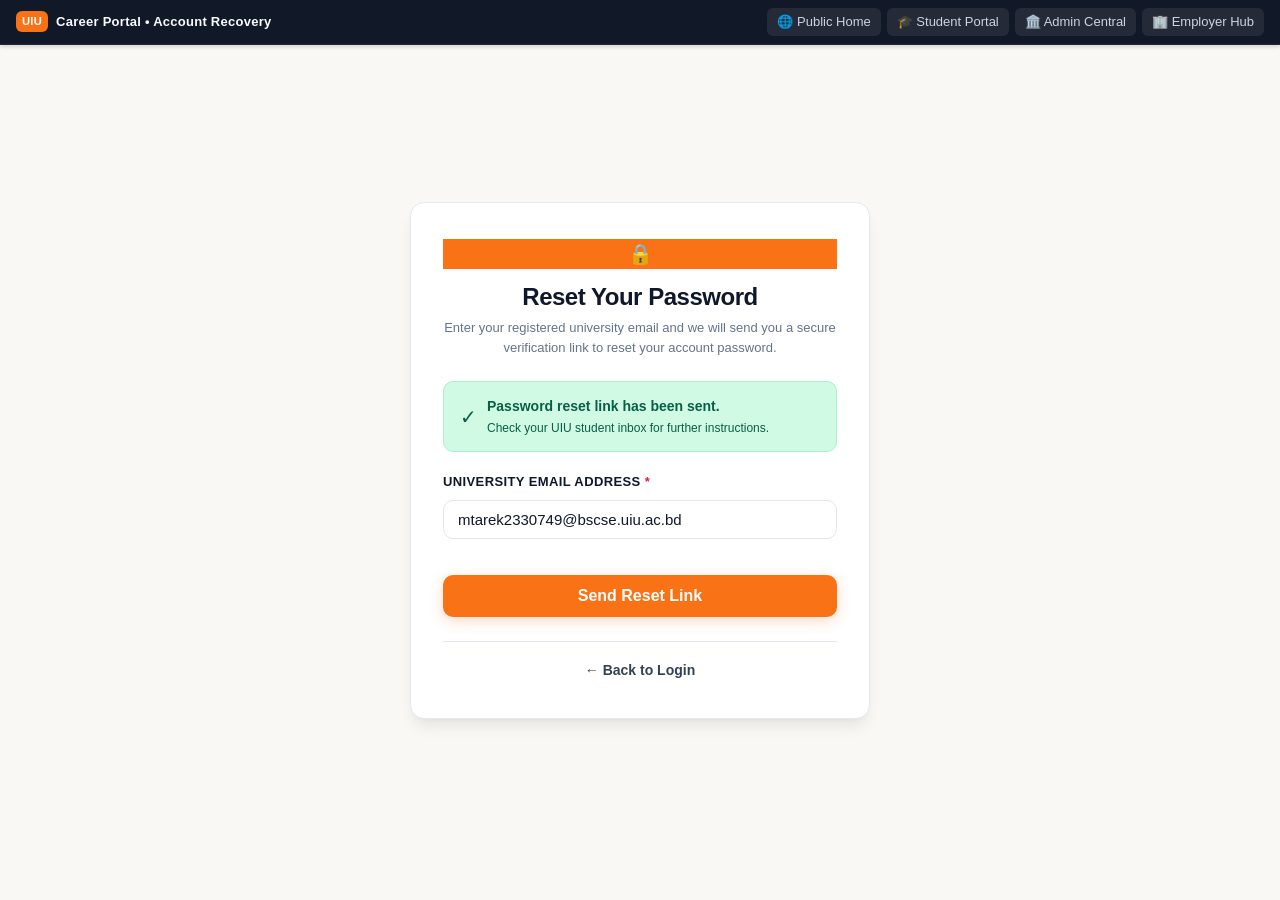
<file: pages/auth/forgot-password.html>
<!doctype html>
<html lang="en">
  <head>
    <meta charset="UTF-8" />
    <meta name="viewport" content="width=device-width, initial-scale=1.0" />
    <title>Forgot Password - UIU Career Portal</title>
    <link rel="stylesheet" href="../../style.css" />
  </head>
  <body style="background: var(--bg-warm); min-height: 100vh; display: flex; flex-direction: column;">
    <!-- Top Global Switcher -->
    <header class="role-quick-bar">
      <div class="brand-badge"><span>UIU</span> Career Portal • Account Recovery</div>
      <nav class="role-nav-links">
        <a href="../../index.html" class="role-nav-btn">🌐 Public Home</a>
        <a href="../../student.html" class="role-nav-btn">🎓 Student Portal</a>
        <a href="../../admin.html" class="role-nav-btn">🏛️ Admin Central</a>
        <a href="../../employer.html" class="role-nav-btn">🏢 Employer Hub</a>
      </nav>
    </header>

    <main style="flex: 1; display: flex; align-items: center; justify-content: center; padding: 40px 20px;">
      <div class="portal-card" style="max-width: 460px; width: 100%; box-shadow: var(--shadow-lg); padding: 36px 32px;">
        <div style="text-align: center; margin-bottom: 24px;">
          <div class="brand-logo-sq" style="margin: 0 auto 12px; background: var(--primary); font-size: 1.25rem;">🔒</div>
          <h2 class="text-h2" style="font-size: 1.5rem; margin-bottom: 6px;">Reset Your Password</h2>
          <p class="text-small" style="line-height: 1.5;">
            Enter your registered university email and we will send you a secure verification link to reset your account password.
          </p>
        </div>

        <!-- Static Success State Trigger / Display -->
        <div class="alert-banner alert-success" style="display: flex; align-items: center; gap: 10px; margin-bottom: 20px;">
          <span style="font-size: 1.25rem;">✓</span>
          <div>
            <strong>Password reset link has been sent.</strong>
            <div style="font-size: 0.75rem; margin-top: 2px;">Check your UIU student inbox for further instructions.</div>
          </div>
        </div>

        <form action="#sent-success" method="GET" style="display: flex; flex-direction: column; gap: 16px;">
          <div class="form-group">
            <label class="form-label" for="reset-email">University Email Address <span style="color: var(--color-danger);">*</span></label>
            <input 
              type="email" 
              id="reset-email" 
              name="email" 
              class="form-control" 
              placeholder="e.g. mtarek2330749@bscse.uiu.ac.bd" 
              value="mtarek2330749@bscse.uiu.ac.bd"
              required 
            />
          </div>

          <button type="submit" class="btn-primary" style="justify-content: center; padding: 12px; font-weight: 700; width: 100%;">
            Send Reset Link
          </button>
        </form>

        <div style="text-align: center; margin-top: 24px; padding-top: 16px; border-top: 1px solid var(--border-color);">
          <a href="./login.html" style="color: var(--text-body); font-size: 0.875rem; text-decoration: none; font-weight: 600; display: inline-flex; align-items: center; gap: 6px;">
            ← Back to Login
          </a>
        </div>
      </div>
    </main>

    <!-- Sent Success Confirmation Modal -->
    <div id="sent-success" class="modal-overlay">
      <div class="modal-dialog-box" style="text-align: center;">
        <div style="font-size: 2.75rem; margin-bottom: 12px; color: var(--color-success);">✉️</div>
        <h3 style="font-size: 1.25rem; font-weight: 800; color: var(--text-heading); margin-bottom: 8px;">Check Your Email</h3>
        <p style="font-size: 0.875rem; color: var(--text-body); line-height: 1.6; margin-bottom: 20px;">
          <strong>Password reset link has been sent.</strong> We have dispatched a one-time verification link to your registered email address.
        </p>
        <div style="display: flex; gap: 10px; justify-content: center;">
          <a href="./login.html" class="btn-primary">Return to Login</a>
          <a href="#" class="btn-outline">Resend Email</a>
        </div>
      </div>
    </div>
  </body>
</html>
</file>
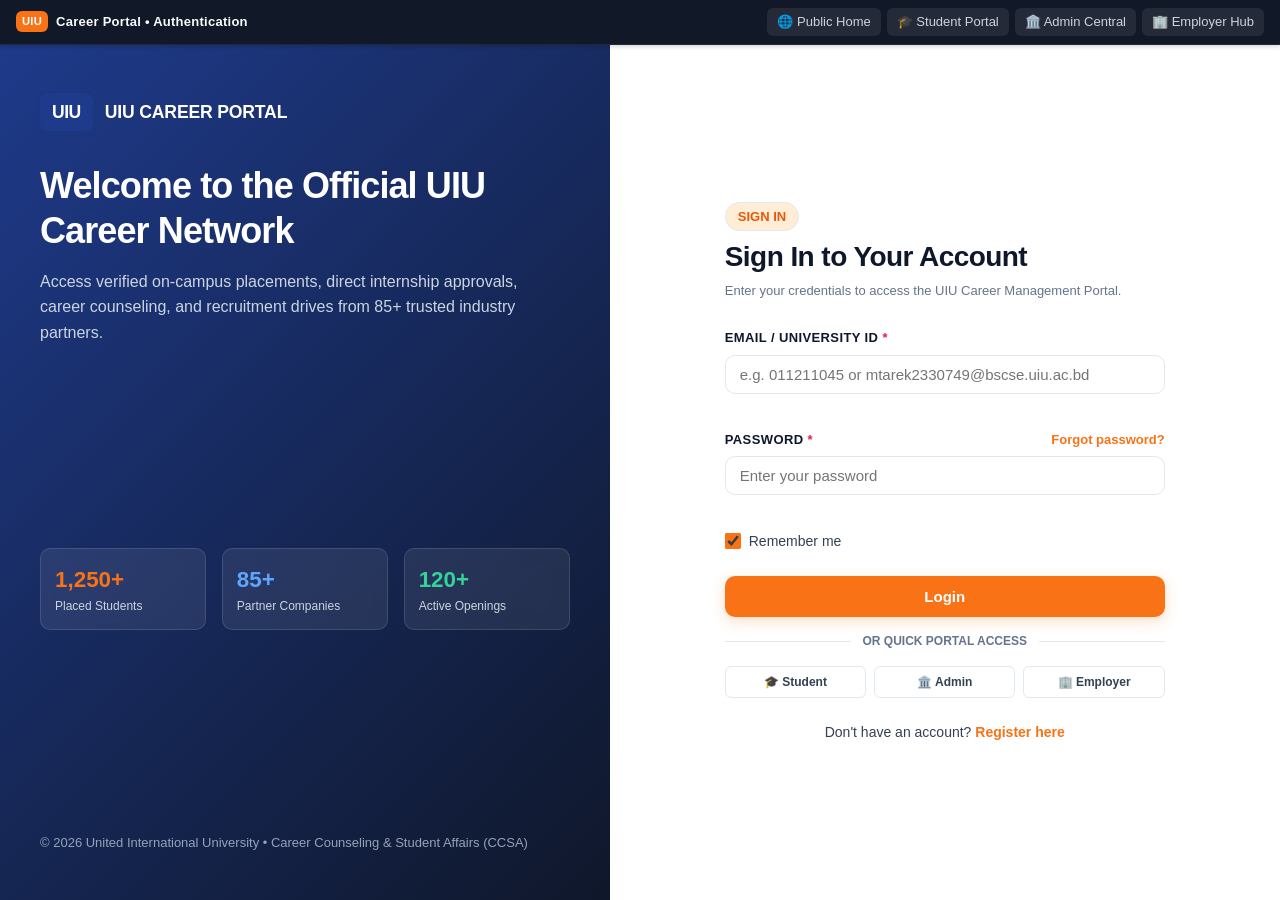
<file: pages/auth/login.html>
<!doctype html>
<html lang="en">
  <head>
    <meta charset="UTF-8" />
    <meta name="viewport" content="width=device-width, initial-scale=1.0" />
    <title>Sign In - UIU Career Portal</title>
    <link rel="stylesheet" href="../../style.css" />
  </head>
  <body style="background: var(--bg-page); min-height: 100vh; display: flex; flex-direction: column;">
    <!-- Top Global Switcher -->
    <header class="role-quick-bar">
      <div class="brand-badge"><span>UIU</span> Career Portal • Authentication</div>
      <nav class="role-nav-links">
        <a href="../../index.html" class="role-nav-btn">🌐 Public Home</a>
        <a href="../../student.html" class="role-nav-btn">🎓 Student Portal</a>
        <a href="../../admin.html" class="role-nav-btn">🏛️ Admin Central</a>
        <a href="../../employer.html" class="role-nav-btn">🏢 Employer Hub</a>
      </nav>
    </header>

    <!-- Main Split-Screen Container -->
    <main style="flex: 1; display: grid; grid-template-columns: 1fr 1.1fr; min-height: calc(100vh - 45px);" class="auth-split-grid">
      <!-- Left Visual Hero Banner -->
      <div style="background: linear-gradient(135deg, #1E3A8A 0%, #0F172A 100%); color: #FFF; padding: 48px 40px; display: flex; flex-direction: column; justify-content: space-between; position: relative; overflow: hidden;" class="auth-visual-side">
        <div>
          <div style="display: flex; align-items: center; gap: 12px; margin-bottom: 32px;">
            <div class="uiu-logo-badge" style="font-size: 1.1rem; padding: 6px 12px;">UIU</div>
            <span style="font-size: 1.1rem; font-weight: 800; letter-spacing: -0.01em;">UIU CAREER PORTAL</span>
          </div>
          <h1 style="font-size: 2.25rem; font-weight: 800; line-height: 1.25; margin-bottom: 16px; color: #FFF;">
            Welcome to the Official UIU Career Network
          </h1>
          <p style="font-size: 1rem; color: #CBD5E1; line-height: 1.6; max-width: 480px;">
            Access verified on-campus placements, direct internship approvals, career counseling, and recruitment drives from 85+ trusted industry partners.
          </p>
        </div>

        <!-- Metric highlights on left banner -->
        <div style="display: grid; grid-template-columns: repeat(3, 1fr); gap: 16px; margin: 32px 0;">
          <div style="background: rgba(255, 255, 255, 0.08); border: 1px solid rgba(255, 255, 255, 0.12); padding: 14px; border-radius: var(--radius-md); backdrop-filter: blur(8px);">
            <div style="font-size: 1.4rem; font-weight: 800; color: var(--primary);">1,250+</div>
            <div style="font-size: 0.75rem; color: #CBD5E1;">Placed Students</div>
          </div>
          <div style="background: rgba(255, 255, 255, 0.08); border: 1px solid rgba(255, 255, 255, 0.12); padding: 14px; border-radius: var(--radius-md); backdrop-filter: blur(8px);">
            <div style="font-size: 1.4rem; font-weight: 800; color: #60A5FA;">85+</div>
            <div style="font-size: 0.75rem; color: #CBD5E1;">Partner Companies</div>
          </div>
          <div style="background: rgba(255, 255, 255, 0.08); border: 1px solid rgba(255, 255, 255, 0.12); padding: 14px; border-radius: var(--radius-md); backdrop-filter: blur(8px);">
            <div style="font-size: 1.4rem; font-weight: 800; color: #34D399;">120+</div>
            <div style="font-size: 0.75rem; color: #CBD5E1;">Active Openings</div>
          </div>
        </div>

        <div style="font-size: 0.8125rem; color: #94A3B8;">
          © 2026 United International University • Career Counseling & Student Affairs (CCSA)
        </div>
      </div>

      <!-- Right Form Section -->
      <div style="background: var(--bg-surface); padding: 48px 36px; display: flex; flex-direction: column; justify-content: center; align-items: center;">
        <div style="max-width: 440px; width: 100%;">
          <div style="margin-bottom: 28px;">
            <span class="skill-tag-badge" style="background: var(--primary-light); color: var(--primary-dark); font-weight: 700; margin-bottom: 8px; display: inline-block;">SIGN IN</span>
            <h2 class="text-h2" style="font-size: 1.75rem; margin-bottom: 6px;">Sign In to Your Account</h2>
            <p class="text-small">Enter your credentials to access the UIU Career Management Portal.</p>
          </div>

          <form action="../../student.html#dashboard" method="GET" style="display: flex; flex-direction: column; gap: 16px;">
            <div class="form-group">
              <label class="form-label" for="login-identifier">Email / University ID <span style="color: var(--color-danger);">*</span></label>
              <input 
                type="text" 
                id="login-identifier" 
                name="identifier" 
                class="form-control" 
                placeholder="e.g. 011211045 or mtarek2330749@bscse.uiu.ac.bd" 
                required 
              />
            </div>

            <div class="form-group">
              <div style="display: flex; justify-content: space-between; align-items: center; margin-bottom: 6px;">
                <label class="form-label" for="login-password" style="margin-bottom: 0;">Password <span style="color: var(--color-danger);">*</span></label>
                <a href="./forgot-password.html" style="font-size: 0.8125rem; color: var(--primary); font-weight: 600; text-decoration: none;">Forgot password?</a>
              </div>
              <input 
                type="password" 
                id="login-password" 
                name="password" 
                class="form-control" 
                placeholder="Enter your password" 
                required 
              />
            </div>

            <div style="display: flex; justify-content: space-between; align-items: center;">
              <label class="checkbox-item-label" style="font-size: 0.875rem; cursor: pointer;">
                <input type="checkbox" name="remember" class="custom-checkbox" checked /> Remember me
              </label>
            </div>

            <button type="submit" class="btn-primary" style="justify-content: center; padding: 12px; font-size: 0.9375rem; font-weight: 700; width: 100%;">
              Login
            </button>
          </form>

          <div style="position: relative; text-align: center; margin: 24px 0;">
            <hr style="border: 0; border-top: 1px solid var(--border-color);" />
            <span style="position: absolute; top: 50%; left: 50%; transform: translate(-50%, -50%); background: var(--bg-surface); padding: 0 12px; font-size: 0.75rem; color: var(--text-muted); font-weight: 600;">
              OR QUICK PORTAL ACCESS
            </span>
          </div>

          <div style="display: grid; grid-template-columns: 1fr 1fr 1fr; gap: 8px; margin-bottom: 24px;">
            <a href="../../student.html" class="btn-outline btn-sm" style="justify-content: center; text-align: center; font-size: 0.75rem;">🎓 Student</a>
            <a href="../../admin.html" class="btn-outline btn-sm" style="justify-content: center; text-align: center; font-size: 0.75rem;">🏛️ Admin</a>
            <a href="../../employer.html" class="btn-outline btn-sm" style="justify-content: center; text-align: center; font-size: 0.75rem;">🏢 Employer</a>
          </div>

          <div style="text-align: center; font-size: 0.875rem; color: var(--text-body);">
            Don't have an account? 
            <a href="./register.html" style="color: var(--primary); font-weight: 700; text-decoration: none;">Register here</a>
          </div>
        </div>
      </div>
    </main>
  </body>
</html>
</file>
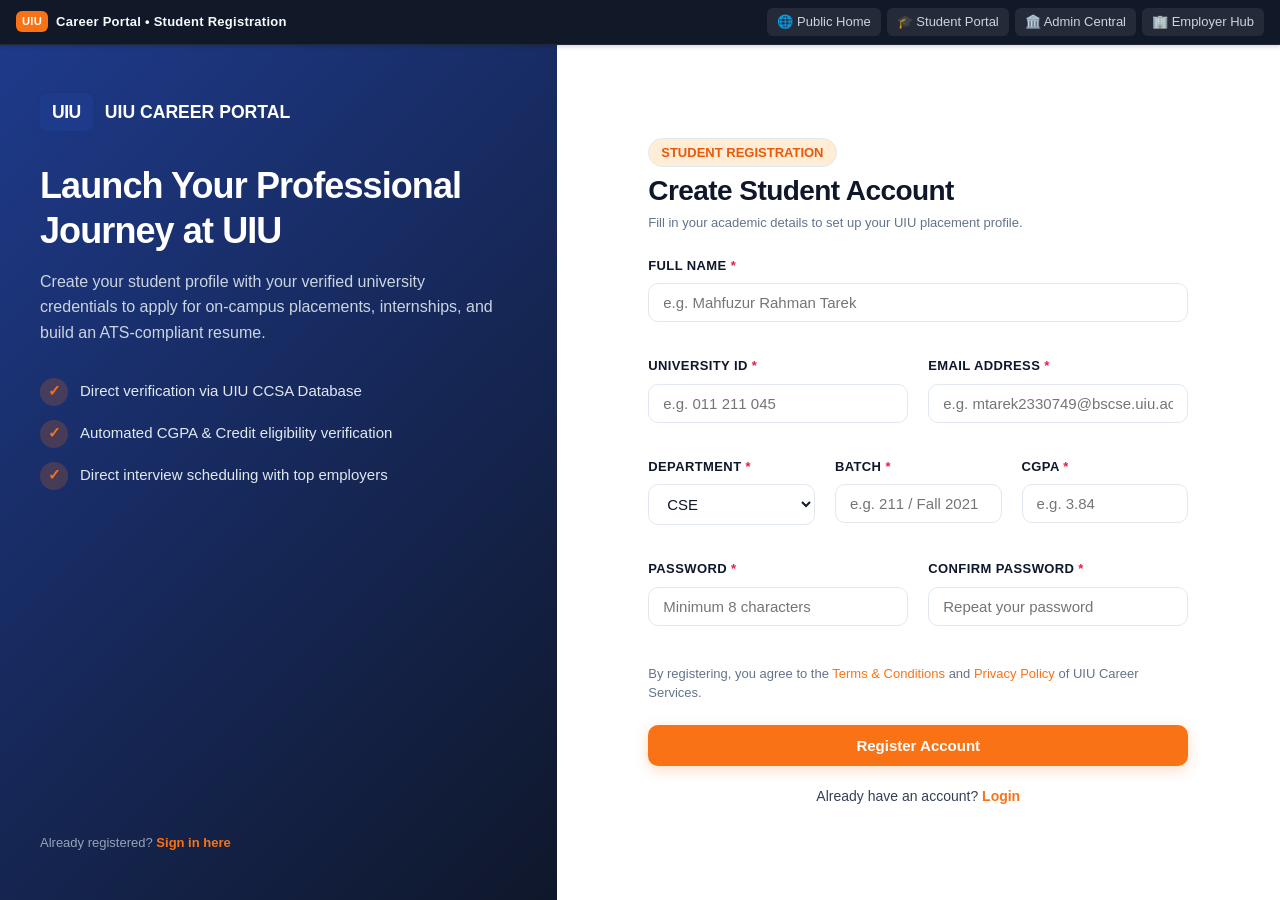
<file: pages/auth/register.html>
<!doctype html>
<html lang="en">
  <head>
    <meta charset="UTF-8" />
    <meta name="viewport" content="width=device-width, initial-scale=1.0" />
    <title>Create Student Account - UIU Career Portal</title>
    <link rel="stylesheet" href="../../style.css" />
  </head>
  <body style="background: var(--bg-page); min-height: 100vh; display: flex; flex-direction: column;">
    <!-- Top Global Switcher -->
    <header class="role-quick-bar">
      <div class="brand-badge"><span>UIU</span> Career Portal • Student Registration</div>
      <nav class="role-nav-links">
        <a href="../../index.html" class="role-nav-btn">🌐 Public Home</a>
        <a href="../../student.html" class="role-nav-btn">🎓 Student Portal</a>
        <a href="../../admin.html" class="role-nav-btn">🏛️ Admin Central</a>
        <a href="../../employer.html" class="role-nav-btn">🏢 Employer Hub</a>
      </nav>
    </header>

    <!-- Main Registration Split Layout -->
    <main style="flex: 1; display: grid; grid-template-columns: 1fr 1.3fr; min-height: calc(100vh - 45px);" class="auth-split-grid">
      <!-- Left Visual Hero Banner -->
      <div style="background: linear-gradient(135deg, #1E3A8A 0%, #0F172A 100%); color: #FFF; padding: 48px 40px; display: flex; flex-direction: column; justify-content: space-between;" class="auth-visual-side">
        <div>
          <div style="display: flex; align-items: center; gap: 12px; margin-bottom: 32px;">
            <div class="uiu-logo-badge" style="font-size: 1.1rem; padding: 6px 12px;">UIU</div>
            <span style="font-size: 1.1rem; font-weight: 800;">UIU CAREER PORTAL</span>
          </div>
          <h1 style="font-size: 2.25rem; font-weight: 800; line-height: 1.25; margin-bottom: 16px; color: #FFF;">
            Launch Your Professional Journey at UIU
          </h1>
          <p style="font-size: 1rem; color: #CBD5E1; line-height: 1.6; max-width: 460px;">
            Create your student profile with your verified university credentials to apply for on-campus placements, internships, and build an ATS-compliant resume.
          </p>

          <div style="margin-top: 32px; display: flex; flex-direction: column; gap: 14px;">
            <div style="display: flex; align-items: center; gap: 12px; font-size: 0.9375rem; color: #E2E8F0;">
              <span style="background: rgba(249, 115, 22, 0.2); color: var(--primary); width: 28px; height: 28px; border-radius: 50%; display: flex; align-items: center; justify-content: center; font-weight: 800;">✓</span>
              Direct verification via UIU CCSA Database
            </div>
            <div style="display: flex; align-items: center; gap: 12px; font-size: 0.9375rem; color: #E2E8F0;">
              <span style="background: rgba(249, 115, 22, 0.2); color: var(--primary); width: 28px; height: 28px; border-radius: 50%; display: flex; align-items: center; justify-content: center; font-weight: 800;">✓</span>
              Automated CGPA & Credit eligibility verification
            </div>
            <div style="display: flex; align-items: center; gap: 12px; font-size: 0.9375rem; color: #E2E8F0;">
              <span style="background: rgba(249, 115, 22, 0.2); color: var(--primary); width: 28px; height: 28px; border-radius: 50%; display: flex; align-items: center; justify-content: center; font-weight: 800;">✓</span>
              Direct interview scheduling with top employers
            </div>
          </div>
        </div>

        <div style="font-size: 0.8125rem; color: #94A3B8;">
          Already registered? <a href="./login.html" style="color: var(--primary); font-weight: 700; text-decoration: none;">Sign in here</a>
        </div>
      </div>

      <!-- Right Form Section -->
      <div style="background: var(--bg-surface); padding: 40px 36px; display: flex; flex-direction: column; justify-content: center; overflow-y: auto;">
        <div style="max-width: 540px; width: 100%; margin: 0 auto;">
          <div style="margin-bottom: 24px;">
            <span class="skill-tag-badge" style="background: var(--primary-light); color: var(--primary-dark); font-weight: 700; margin-bottom: 6px; display: inline-block;">STUDENT REGISTRATION</span>
            <h2 class="text-h2" style="font-size: 1.75rem; margin-bottom: 4px;">Create Student Account</h2>
            <p class="text-small">Fill in your academic details to set up your UIU placement profile.</p>
          </div>

          <form action="#registration-success" method="GET" style="display: flex; flex-direction: column; gap: 14px;">
            <!-- Full Name -->
            <div class="form-group">
              <label class="form-label" for="reg-fullname">Full Name <span style="color: var(--color-danger);">*</span></label>
              <input type="text" id="reg-fullname" name="fullname" class="form-control" placeholder="e.g. Mahfuzur Rahman Tarek" required />
            </div>

            <!-- University ID & Email Row -->
            <div class="form-grid-2">
              <div class="form-group">
                <label class="form-label" for="reg-uni-id">University ID <span style="color: var(--color-danger);">*</span></label>
                <input type="text" id="reg-uni-id" name="university_id" class="form-control" placeholder="e.g. 011 211 045" required />
              </div>
              <div class="form-group">
                <label class="form-label" for="reg-email">Email Address <span style="color: var(--color-danger);">*</span></label>
                <input type="email" id="reg-email" name="email" class="form-control" placeholder="e.g. mtarek2330749@bscse.uiu.ac.bd" required />
              </div>
            </div>

            <!-- Department, Batch, CGPA Row -->
            <div class="form-grid-3">
              <div class="form-group">
                <label class="form-label" for="reg-department">Department <span style="color: var(--color-danger);">*</span></label>
                <select id="reg-department" name="department" class="form-control" required>
                  <option value="">Select Department</option>
                  <option value="CSE" selected>CSE</option>
                  <option value="EEE">EEE</option>
                  <option value="BBA">BBA</option>
                  <option value="Civil">Civil Engineering</option>
                  <option value="Economics">Economics</option>
                  <option value="Data Science">Data Science</option>
                </select>
              </div>
              <div class="form-group">
                <label class="form-label" for="reg-batch">Batch <span style="color: var(--color-danger);">*</span></label>
                <input type="text" id="reg-batch" name="batch" class="form-control" placeholder="e.g. 211 / Fall 2021" required />
              </div>
              <div class="form-group">
                <label class="form-label" for="reg-cgpa">CGPA <span style="color: var(--color-danger);">*</span></label>
                <input type="number" step="0.01" min="2.00" max="4.00" id="reg-cgpa" name="cgpa" class="form-control" placeholder="e.g. 3.84" required />
              </div>
            </div>

            <!-- Password & Confirm Password Row -->
            <div class="form-grid-2">
              <div class="form-group">
                <label class="form-label" for="reg-password">Password <span style="color: var(--color-danger);">*</span></label>
                <input type="password" id="reg-password" name="password" class="form-control" placeholder="Minimum 8 characters" required />
              </div>
              <div class="form-group">
                <label class="form-label" for="reg-confirm-password">Confirm Password <span style="color: var(--color-danger);">*</span></label>
                <input type="password" id="reg-confirm-password" name="confirm_password" class="form-control" placeholder="Repeat your password" required />
              </div>
            </div>

            <div style="font-size: 0.8125rem; color: var(--text-muted); margin-top: 4px;">
              By registering, you agree to the <a href="../../index.html#terms-modal" style="color: var(--primary);">Terms & Conditions</a> and <a href="../../index.html#privacy-modal" style="color: var(--primary);">Privacy Policy</a> of UIU Career Services.
            </div>

            <button type="submit" class="btn-primary" style="justify-content: center; padding: 12px; font-size: 0.9375rem; font-weight: 700; width: 100%; margin-top: 8px;">
              Register Account
            </button>
          </form>

          <div style="text-align: center; margin-top: 20px; font-size: 0.875rem; color: var(--text-body);">
            Already have an account? 
            <a href="./login.html" style="color: var(--primary); font-weight: 700; text-decoration: none;">Login</a>
          </div>
        </div>
      </div>
    </main>

    <!-- Registration Success Modal -->
    <div id="registration-success" class="modal-overlay">
      <div class="modal-dialog-box" style="text-align: center;">
        <div style="font-size: 3rem; margin-bottom: 12px;">🎉</div>
        <h3 style="font-size: 1.35rem; font-weight: 800; color: var(--text-heading); margin-bottom: 8px;">Account Created Successfully!</h3>
        <p style="font-size: 0.875rem; color: var(--text-body); line-height: 1.6; margin-bottom: 20px;">
          Your student registration has been received. Your profile has been pre-verified with the UIU Academic Database.
        </p>
        <div style="display: flex; gap: 10px; justify-content: center;">
          <a href="./login.html" class="btn-primary">Proceed to Login</a>
          <a href="../../student.html" class="btn-outline">Open Student Portal</a>
        </div>
      </div>
    </div>
  </body>
</html>
</file>
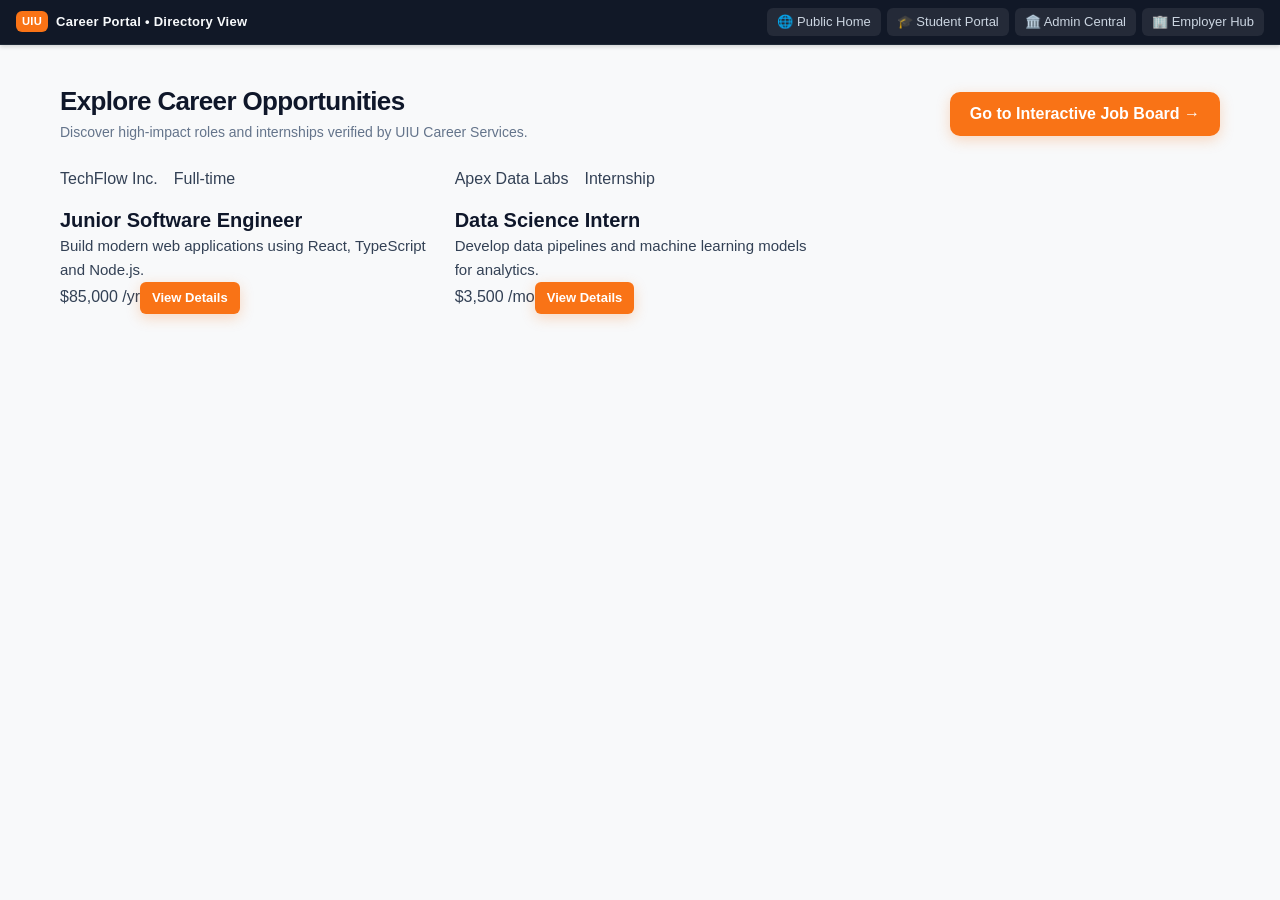
<file: pages/public/jobs.html>
<!doctype html>
<html lang="en">
  <head>
    <meta charset="UTF-8" />
    <meta name="viewport" content="width=device-width, initial-scale=1.0" />
    <title>All Jobs - UIU Career Portal</title>
    <link rel="stylesheet" href="../../style.css" />
  </head>
  <body>
    <header class="role-quick-bar">
      <div class="brand-badge"><span>UIU</span> Career Portal • Directory View</div>
      <nav class="role-nav-links">
        <a href="../../index.html" class="role-nav-btn">🌐 Public Home</a>
        <a href="../../student.html" class="role-nav-btn">🎓 Student Portal</a>
        <a href="../../admin.html" class="role-nav-btn">🏛️ Admin Central</a>
        <a href="../../employer.html" class="role-nav-btn">🏢 Employer Hub</a>
      </nav>
    </header>
    <div style="padding: 40px 20px; max-width: 1200px; margin: 0 auto;">
      <div class="page-title-row">
        <div>
          <h1 class="page-main-heading">Explore Career Opportunities</h1>
          <p class="page-subheading">Discover high-impact roles and internships verified by UIU Career Services.</p>
        </div>
        <a href="../../student.html#browse-jobs" class="btn-primary">Go to Interactive Job Board →</a>
      </div>
      <div class="featured-jobs-grid" style="margin-top: 24px;">
        <div class="job-card-item">
          <div class="job-card-top"><span class="company-tag">TechFlow Inc.</span><span class="job-type-pill pill-fulltime">Full-time</span></div>
          <h3 class="job-role-title">Junior Software Engineer</h3>
          <p class="job-card-desc">Build modern web applications using React, TypeScript and Node.js.</p>
          <div class="job-card-bottom"><span class="job-salary-text">$85,000 /yr</span><a href="../../student.html#job-detail" class="btn-primary btn-sm">View Details</a></div>
        </div>
        <div class="job-card-item">
          <div class="job-card-top"><span class="company-tag">Apex Data Labs</span><span class="job-type-pill pill-internship">Internship</span></div>
          <h3 class="job-role-title">Data Science Intern</h3>
          <p class="job-card-desc">Develop data pipelines and machine learning models for analytics.</p>
          <div class="job-card-bottom"><span class="job-salary-text">$3,500 /mo</span><a href="../../student.html#job-detail" class="btn-primary btn-sm">View Details</a></div>
        </div>
      </div>
    </div>
  </body>
</html>
</file>
<file: style.css>
/* UIU Career Portal - Pure Modern CSS3 Stylesheet */

:root {
  /* Brand & Theme Colors */
  --primary: #F97316;
  --primary-dark: #EA580C;
  --primary-light: #FFEDD5;
  --primary-subtle: #FFF7ED;
  
  --secondary: #1E3A8A;
  --secondary-dark: #172554;
  --secondary-light: #DBEAFE;
  
  --accent: #E0651A;
  --accent-blue: #0284C7;
  --accent-purple: #7C3AED;
  
  --sidebar-orange: #FF7D2B;
  --sidebar-orange-dark: #E66818;
  --admin-accent: #EA580C;
  --employer-accent: #E0651A;
  
  /* Background & Surface Colors */
  --bg-page: #F8F9FA;
  --bg-warm: #FAF8F5;
  --bg-card: #FFFFFF;
  --bg-surface: #FFFFFF;
  --bg-muted: #F1F5F9;
  --bg-subtle: #F8FAFC;
  
  /* Text Colors */
  --text-main: #0F172A;
  --text-heading: #0F172A;
  --text-body: #334155;
  --text-muted: #64748B;
  --text-light: #94A3B8;
  --text-white: #FFFFFF;
  
  /* Border Colors */
  --border-color: #E2E8F0;
  --border-light: #F1F5F9;
  --border-muted: #CBD5E1;
  --border-accent: #FED7AA;
  
  /* Functional & Feedback Colors (Success, Warning, Danger, Info) */
  --color-success: #059669;
  --color-success-bg: #D1FAE5;
  --color-success-border: #A7F3D0;
  
  --color-warning: #D97706;
  --color-warning-bg: #FEF3C7;
  --color-warning-border: #FDE68A;
  
  --color-danger: #E11D48;
  --color-danger-bg: #FFE4E6;
  --color-danger-border: #FECDD3;
  
  --color-info: #0284C7;
  --color-info-bg: #E0F2FE;
  --color-info-border: #BAE6FD;
  
  /* Status Badges */
  --status-pending-bg: #FEF3C7;
  --status-pending-text: #D97706;
  --status-verified-bg: #D1FAE5;
  --status-verified-text: #059669;
  --status-review-bg: #FFEDD5;
  --status-review-text: #EA580C;
  --status-shortlist-bg: #E0E7FF;
  --status-shortlist-text: #4F46E5;
  --status-rejected-bg: #FFE4E6;
  --status-rejected-text: #E11D48;
  --status-applied-bg: #E0F2FE;
  --status-applied-text: #0284C7;
  
  /* Radius Scales */
  --radius-xs: 4px;
  --radius-sm: 6px;
  --radius-md: 10px;
  --radius-lg: 14px;
  --radius-xl: 20px;
  --radius-full: 9999px;
  
  /* Shadow Scales */
  --shadow-xs: 0 1px 2px 0 rgba(0, 0, 0, 0.04);
  --shadow-sm: 0 1px 3px 0 rgba(0, 0, 0, 0.06);
  --shadow-md: 0 4px 6px -1px rgba(0, 0, 0, 0.07), 0 2px 4px -2px rgba(0, 0, 0, 0.05);
  --shadow-lg: 0 10px 15px -3px rgba(0, 0, 0, 0.08), 0 4px 6px -4px rgba(0, 0, 0, 0.04);
  --shadow-xl: 0 20px 25px -5px rgba(0, 0, 0, 0.1), 0 10px 10px -5px rgba(0, 0, 0, 0.04);
  --shadow-orange: 0 4px 14px 0 rgba(249, 115, 22, 0.25);
  
  /* Typography System Tokens */
  --font-main: -apple-system, BlinkMacSystemFont, "Segoe UI", Roboto, "Helvetica Neue", Arial, sans-serif;
  --font-mono: ui-monospace, SFMono-Regular, Menlo, Monaco, Consolas, monospace;
}

/* Typography Utility Classes */
h1, .text-h1 {
  font-size: 1.875rem;
  font-weight: 800;
  color: var(--text-heading);
  letter-spacing: -0.025em;
  line-height: 1.25;
}

h2, .text-h2 {
  font-size: 1.5rem;
  font-weight: 700;
  color: var(--text-heading);
  letter-spacing: -0.02em;
  line-height: 1.3;
}

h3, .text-h3 {
  font-size: 1.25rem;
  font-weight: 700;
  color: var(--text-heading);
  line-height: 1.35;
}

h4, .text-h4 {
  font-size: 1.05rem;
  font-weight: 600;
  color: var(--text-heading);
  line-height: 1.4;
}

p, .text-body {
  font-size: 0.9375rem;
  color: var(--text-body);
  line-height: 1.6;
}

.text-small {
  font-size: 0.8125rem;
  color: var(--text-muted);
  line-height: 1.4;
}

.text-label {
  font-size: 0.875rem;
  font-weight: 600;
  color: var(--text-main);
  display: inline-block;
  margin-bottom: 6px;
}

.text-caption {
  font-size: 0.75rem;
  color: var(--text-light);
  line-height: 1.3;
}

/* Alert System */
.alert-banner {
  display: flex;
  align-items: flex-start;
  gap: 12px;
  padding: 14px 16px;
  border-radius: var(--radius-md);
  font-size: 0.875rem;
  margin-bottom: 16px;
  border: 1px solid transparent;
}
.alert-success {
  background: var(--color-success-bg);
  color: #065F46;
  border-color: var(--color-success-border);
}
.alert-warning {
  background: var(--color-warning-bg);
  color: #92400E;
  border-color: var(--color-warning-border);
}
.alert-danger {
  background: var(--color-danger-bg);
  color: #9F1239;
  border-color: var(--color-danger-border);
}
.alert-info {
  background: var(--color-info-bg);
  color: #075985;
  border-color: var(--color-info-border);
}

/* Empty, Loading & Error States */
.empty-state-box {
  text-align: center;
  padding: 48px 24px;
  background: var(--bg-card);
  border: 1px dashed var(--border-color);
  border-radius: var(--radius-lg);
}
.empty-state-icon {
  font-size: 3rem;
  margin-bottom: 12px;
  opacity: 0.7;
}
.empty-state-title {
  font-size: 1.125rem;
  font-weight: 700;
  color: var(--text-main);
  margin-bottom: 6px;
}
.empty-state-desc {
  font-size: 0.875rem;
  color: var(--text-muted);
  max-width: 400px;
  margin: 0 auto 16px;
}

.loading-skeleton {
  background: linear-gradient(90deg, #F1F5F9 25%, #E2E8F0 50%, #F1F5F9 75%);
  background-size: 200% 100%;
  animation: skeletonPulse 1.5s infinite;
  border-radius: var(--radius-sm);
  height: 16px;
  margin-bottom: 8px;
}
@keyframes skeletonPulse {
  0% { background-position: 200% 0; }
  100% { background-position: -200% 0; }
}

.error-state-box {
  text-align: center;
  padding: 32px 20px;
  background: #FFF1F2;
  border: 1px solid #FECDD3;
  border-radius: var(--radius-lg);
  color: #9F1239;
}

/* Reset & Box Sizing */
*, *::before, *::after {
  box-sizing: border-box;
  margin: 0;
  padding: 0;
}

html {
  font-size: 16px;
  scroll-behavior: smooth;
  font-family: var(--font-main);
  background-color: var(--bg-page);
  color: var(--text-body);
  line-height: 1.5;
}

body {
  min-height: 100vh;
  display: flex;
  flex-direction: column;
  background-color: var(--bg-page);
}

a {
  color: inherit;
  text-decoration: none;
}

button, input, select, textarea {
  font-family: inherit;
  font-size: inherit;
}

/* Screen Controller & Visibility System using CSS :target */
.view-section {
  display: none;
  opacity: 0;
  animation: fadeIn 0.25s ease forwards;
}

/* Default view when no hash or when #landing is active */
#view-landing:target,
body:not(:has(:target)) #view-landing {
  display: block;
  opacity: 1;
}

/* Active screens */
#view-landing:target { display: block; opacity: 1; }
#view-student-dashboard:target { display: block; opacity: 1; }
#view-student-jobs:target { display: block; opacity: 1; }
#view-student-job-detail:target { display: block; opacity: 1; }
#view-student-applications:target { display: block; opacity: 1; }
#view-student-resume:target { display: block; opacity: 1; }
#view-student-companies:target { display: block; opacity: 1; }
#view-student-messages:target { display: block; opacity: 1; }
#view-student-stats:target { display: block; opacity: 1; }
#view-student-profile:target { display: block; opacity: 1; }
#view-student-settings:target { display: block; opacity: 1; }

#view-admin-dashboard:target { display: block; opacity: 1; }
#view-admin-companies-pending:target { display: block; opacity: 1; }
#view-admin-companies-approved:target { display: block; opacity: 1; }
#view-admin-jobs-approved:target { display: block; opacity: 1; }
#view-admin-jobs-pending:target { display: block; opacity: 1; }
#view-admin-internships:target { display: block; opacity: 1; }
#view-admin-analytics:target { display: block; opacity: 1; }
#view-admin-placement-records:target { display: block; opacity: 1; }
#view-admin-reports:target { display: block; opacity: 1; }
#view-admin-settings:target { display: block; opacity: 1; }

#view-employer-dashboard:target { display: block; opacity: 1; }
#view-employer-post-job:target { display: block; opacity: 1; }
#view-employer-post-internship:target { display: block; opacity: 1; }
#view-employer-profile:target { display: block; opacity: 1; }
#view-employer-settings:target { display: block; opacity: 1; }
#view-employer-applications:target { display: block; opacity: 1; }
#view-employer-shortlisted:target { display: block; opacity: 1; }
#view-employer-internships:target { display: block; opacity: 1; }
#view-employer-messages:target { display: block; opacity: 1; }
#view-employer-reports:target { display: block; opacity: 1; }

/* In case :has isn't matched initially, provide fallback */
body:not(:target) #view-landing {
  display: block;
}
:target ~ #view-landing {
  display: none;
}

@keyframes fadeIn {
  from { opacity: 0; transform: translateY(4px); }
  to { opacity: 1; transform: translateY(0); }
}

/* Master Universal Switcher Bar (Sticky at Top) */
.role-quick-bar {
  background: #111827;
  color: #F8FAFC;
  padding: 8px 16px;
  font-size: 0.8125rem;
  display: flex;
  align-items: center;
  justify-content: space-between;
  border-bottom: 1px solid #1F2937;
  position: sticky;
  top: 0;
  z-index: 1000;
  box-shadow: 0 2px 4px rgba(0,0,0,0.15);
}

.role-quick-bar .brand-badge {
  display: flex;
  align-items: center;
  gap: 8px;
  font-weight: 700;
  letter-spacing: 0.02em;
}

.role-quick-bar .brand-badge span {
  background: var(--primary);
  color: #FFF;
  padding: 2px 6px;
  border-radius: var(--radius-sm);
  font-size: 0.7rem;
  font-weight: 800;
}

.role-nav-links {
  display: flex;
  align-items: center;
  gap: 6px;
  flex-wrap: wrap;
}

.role-nav-btn {
  padding: 4px 10px;
  border-radius: var(--radius-sm);
  background: rgba(255, 255, 255, 0.08);
  color: #CBD5E1;
  font-weight: 500;
  transition: all 0.2s ease;
  display: inline-flex;
  align-items: center;
  gap: 5px;
}

.role-nav-btn:hover {
  background: var(--primary);
  color: #FFF;
}

.role-nav-dropdown {
  position: relative;
  display: inline-block;
}

.role-dropdown-btn {
  cursor: pointer;
  padding: 4px 10px;
  border-radius: var(--radius-sm);
  background: rgba(255, 255, 255, 0.12);
  color: #FFF;
  font-weight: 600;
  border: none;
}

.role-dropdown-content {
  display: none;
  position: absolute;
  top: 100%;
  right: 0;
  background: #1E293B;
  min-width: 200px;
  border-radius: var(--radius-md);
  box-shadow: 0 10px 25px rgba(0,0,0,0.3);
  padding: 6px;
  z-index: 1001;
  border: 1px solid #334155;
}

.role-dropdown-content a {
  display: block;
  padding: 6px 10px;
  color: #E2E8F0;
  border-radius: var(--radius-sm);
  font-size: 0.775rem;
}

.role-dropdown-content a:hover {
  background: var(--primary);
  color: #FFF;
}

.role-nav-dropdown:hover .role-dropdown-content {
  display: block;
}

/* ==========================================================================
   PUBLIC LANDING PAGE (Page 1 in PDF)
   ========================================================================== */
.landing-header {
  background: #FFF;
  border-bottom: 1px solid var(--border-color);
  padding: 16px 24px;
}

.landing-nav-container {
  max-width: 1200px;
  margin: 0 auto;
  display: flex;
  align-items: center;
  justify-content: space-between;
}

.logo-group {
  display: flex;
  align-items: center;
  gap: 12px;
}

.uiu-logo-badge {
  background: #1E3A8A;
  color: #FFF;
  font-weight: 900;
  font-size: 1rem;
  padding: 6px 10px;
  border-radius: 8px;
  letter-spacing: -0.5px;
  display: inline-flex;
  align-items: center;
  gap: 4px;
  box-shadow: 0 2px 4px rgba(30, 58, 138, 0.2);
}

.logo-text-title {
  font-size: 1.125rem;
  font-weight: 800;
  color: var(--text-main);
  line-height: 1.1;
  letter-spacing: -0.02em;
}

.logo-text-title span {
  display: block;
  font-size: 0.75rem;
  font-weight: 600;
  color: var(--primary);
  letter-spacing: 0.08em;
  text-transform: uppercase;
}

.landing-nav-menu {
  display: flex;
  align-items: center;
  gap: 28px;
  list-style: none;
}

.landing-nav-menu a {
  font-weight: 500;
  color: var(--text-body);
  transition: color 0.15s;
}

.landing-nav-menu a:hover,
.landing-nav-menu a.active {
  color: var(--primary);
}

.landing-auth-buttons {
  display: flex;
  align-items: center;
  gap: 12px;
}

.btn-landing-login {
  background: #FFF;
  border: 1px solid var(--border-color);
  padding: 8px 18px;
  border-radius: var(--radius-sm);
  font-weight: 600;
  color: var(--text-main);
  transition: all 0.2s;
}

.btn-landing-login:hover {
  background: var(--bg-muted);
}

.btn-landing-register {
  background: var(--primary);
  border: 1px solid var(--primary);
  padding: 8px 20px;
  border-radius: var(--radius-sm);
  font-weight: 600;
  color: #FFF;
  transition: all 0.2s;
  box-shadow: var(--shadow-orange);
}

.btn-landing-register:hover {
  background: var(--primary-dark);
}

/* Landing Hero Section */
.landing-hero {
  background: linear-gradient(180deg, #FFF7ED 0%, #FAF8F5 100%);
  padding: 60px 24px;
  position: relative;
  overflow: hidden;
  border-bottom: 1px solid var(--border-light);
}

.landing-hero-container {
  max-width: 1200px;
  margin: 0 auto;
  display: grid;
  grid-template-columns: 1.1fr 0.9fr;
  gap: 48px;
  align-items: center;
}

.landing-hero-content h1 {
  font-size: 3.25rem;
  font-weight: 900;
  line-height: 1.1;
  color: var(--text-main);
  margin-bottom: 16px;
  letter-spacing: -0.03em;
}

.landing-hero-content h1 span {
  color: var(--text-main);
  display: block;
}

.landing-hero-content p {
  font-size: 1.25rem;
  color: var(--text-muted);
  margin-bottom: 32px;
  max-width: 500px;
}

.hero-action-buttons {
  display: flex;
  align-items: center;
  gap: 16px;
  margin-bottom: 48px;
}

.btn-hero-primary {
  background: var(--primary);
  color: #FFF;
  font-weight: 700;
  padding: 14px 28px;
  border-radius: var(--radius-md);
  font-size: 1rem;
  box-shadow: var(--shadow-orange);
  transition: transform 0.2s, background 0.2s;
}

.btn-hero-primary:hover {
  background: var(--primary-dark);
  transform: translateY(-2px);
}

.btn-hero-secondary {
  background: #FFF;
  color: var(--primary-dark);
  border: 1px solid var(--border-accent);
  font-weight: 700;
  padding: 14px 28px;
  border-radius: var(--radius-md);
  font-size: 1rem;
  transition: all 0.2s;
}

.btn-hero-secondary:hover {
  background: #FFF;
  border-color: var(--primary);
  box-shadow: var(--shadow-sm);
}

.hero-stats-row {
  display: flex;
  gap: 40px;
}

.hero-stat-item .stat-num {
  font-size: 2rem;
  font-weight: 800;
  color: var(--primary);
  line-height: 1;
}

.hero-stat-item .stat-label {
  font-size: 0.875rem;
  color: var(--text-muted);
  font-weight: 600;
  margin-top: 4px;
}

.hero-illustration-box {
  position: relative;
  display: flex;
  justify-content: center;
  align-items: center;
}

.hero-avatar-card {
  background: #FFF;
  padding: 24px;
  border-radius: var(--radius-xl);
  box-shadow: var(--shadow-lg);
  border: 1px solid var(--border-color);
  text-align: center;
  max-width: 380px;
  width: 100%;
}

.hero-avatar-img {
  width: 160px;
  height: 160px;
  border-radius: var(--radius-full);
  background: #FED7AA;
  margin: 0 auto 16px;
  display: flex;
  align-items: center;
  justify-content: center;
  font-size: 4rem;
  box-shadow: 0 8px 20px rgba(249, 115, 22, 0.2);
}

/* Landing Featured Sections */
.landing-section {
  max-width: 1200px;
  margin: 60px auto;
  padding: 0 24px;
}

.section-header-flex {
  display: flex;
  align-items: center;
  justify-content: space-between;
  margin-bottom: 28px;
}

.section-title {
  font-size: 1.625rem;
  font-weight: 800;
  color: var(--text-main);
}

.section-link-all {
  color: var(--primary);
  font-weight: 600;
  font-size: 0.9375rem;
}

.featured-jobs-grid {
  display: grid;
  grid-template-columns: repeat(3, 1fr);
  gap: 24px;
}

.landing-job-card {
  background: #FFF;
  border: 1px solid var(--border-color);
  border-radius: var(--radius-lg);
  padding: 24px;
  box-shadow: var(--shadow-sm);
  transition: all 0.2s ease;
  position: relative;
}

.landing-job-card:hover {
  border-color: var(--primary);
  box-shadow: var(--shadow-md);
  transform: translateY(-3px);
}

.job-card-top {
  display: flex;
  align-items: flex-start;
  gap: 16px;
  margin-bottom: 16px;
}

.job-company-icon {
  width: 48px;
  height: 48px;
  background: #F1F5F9;
  border-radius: var(--radius-md);
  display: flex;
  align-items: center;
  justify-content: center;
  font-weight: 800;
  color: var(--primary-dark);
  font-size: 1.25rem;
  flex-shrink: 0;
}

.job-title-h3 {
  font-size: 1.125rem;
  font-weight: 700;
  color: var(--text-main);
  margin-bottom: 4px;
}

.job-company-sub {
  font-size: 0.875rem;
  color: var(--text-muted);
  font-weight: 500;
}

.job-meta-chips {
  display: flex;
  flex-wrap: wrap;
  gap: 8px;
  margin-bottom: 16px;
}

.meta-chip {
  background: var(--bg-muted);
  color: var(--text-body);
  font-size: 0.775rem;
  font-weight: 600;
  padding: 4px 10px;
  border-radius: var(--radius-full);
}

.job-deadline-text {
  font-size: 0.8125rem;
  color: var(--text-muted);
  border-top: 1px solid var(--border-light);
  padding-top: 12px;
  display: flex;
  justify-content: space-between;
  align-items: center;
}

.featured-companies-grid {
  display: grid;
  grid-template-columns: repeat(3, 1fr);
  gap: 24px;
}

.landing-company-card {
  background: #FFF;
  border: 1px solid var(--border-color);
  border-radius: var(--radius-lg);
  padding: 24px;
  text-align: center;
  transition: all 0.2s;
}

.landing-company-card:hover {
  border-color: var(--primary);
  box-shadow: var(--shadow-md);
}

.comp-logo-circle {
  width: 56px;
  height: 56px;
  border-radius: var(--radius-full);
  margin: 0 auto 12px;
  display: flex;
  align-items: center;
  justify-content: center;
  font-weight: 900;
  font-size: 1.35rem;
  color: #FFF;
}

.comp-name-h4 {
  font-size: 1.125rem;
  font-weight: 700;
  color: var(--text-main);
}

.comp-industry-p {
  font-size: 0.8125rem;
  color: var(--text-muted);
  margin-bottom: 8px;
}

.comp-info-row {
  font-size: 0.8125rem;
  color: var(--text-muted);
  margin-bottom: 16px;
}

.btn-view-profile {
  display: block;
  width: 100%;
  padding: 10px;
  border-radius: var(--radius-md);
  border: 1px solid var(--border-accent);
  color: var(--primary);
  font-weight: 700;
  font-size: 0.875rem;
  background: #FFF;
  transition: all 0.15s;
}

.btn-view-profile:hover {
  background: var(--primary-subtle);
  border-color: var(--primary);
}

/* Landing Footer */
.landing-footer {
  background: #0B132B;
  color: #94A3B8;
  padding: 60px 24px 30px;
  margin-top: 80px;
}

.footer-container {
  max-width: 1200px;
  margin: 0 auto;
  display: grid;
  grid-template-columns: 2fr 1fr 1.5fr;
  gap: 48px;
  padding-bottom: 40px;
  border-bottom: 1px solid #1E293B;
}

.footer-col-about h3 {
  color: #FFF;
  font-size: 1.25rem;
  margin-bottom: 16px;
  display: flex;
  align-items: center;
  gap: 8px;
}

.footer-col-about p {
  line-height: 1.6;
  max-width: 320px;
  margin-bottom: 20px;
}

.social-links-row {
  display: flex;
  gap: 12px;
}

.social-btn {
  width: 36px;
  height: 36px;
  border-radius: var(--radius-full);
  background: #1E293B;
  color: #FFF;
  display: flex;
  align-items: center;
  justify-content: center;
  font-size: 0.875rem;
}

.footer-col-links h4,
.footer-col-contact h4 {
  color: #FFF;
  font-size: 1rem;
  margin-bottom: 16px;
}

.footer-links-list {
  list-style: none;
}

.footer-links-list li {
  margin-bottom: 10px;
}

.footer-links-list a:hover {
  color: var(--primary);
}

.footer-newsletter-box {
  display: flex;
  margin-bottom: 20px;
}

.footer-newsletter-box input {
  padding: 10px 14px;
  border-radius: var(--radius-sm) 0 0 var(--radius-sm);
  border: 1px solid #334155;
  background: #1E293B;
  color: #FFF;
  outline: none;
  flex: 1;
}

.footer-newsletter-box button {
  background: var(--primary);
  color: #FFF;
  border: none;
  padding: 0 16px;
  font-weight: 700;
  border-radius: 0 var(--radius-sm) var(--radius-sm) 0;
  cursor: pointer;
}

.footer-bottom-row {
  max-width: 1200px;
  margin: 24px auto 0;
  display: flex;
  justify-content: space-between;
  font-size: 0.8125rem;
}

/* ==========================================================================
   PORTAL DASHBOARD LAYOUT (STUDENT, ADMIN & EMPLOYER)
   ========================================================================== */
.portal-layout {
  display: flex;
  min-height: calc(100vh - 42px);
}

/* Sidebar Styling */
.portal-sidebar {
  width: 260px;
  background: var(--sidebar-orange);
  color: #FFF;
  display: flex;
  flex-direction: column;
  flex-shrink: 0;
  padding: 24px 16px;
  box-shadow: 2px 0 10px rgba(0,0,0,0.05);
}

.sidebar-theme-cream {
  background: #FFF7ED;
  color: var(--text-main);
  border-right: 1px solid var(--border-accent);
}

.sidebar-brand {
  display: flex;
  align-items: center;
  gap: 10px;
  padding: 0 8px 24px;
  border-bottom: 1px solid rgba(255, 255, 255, 0.2);
  margin-bottom: 20px;
}

.sidebar-theme-cream .sidebar-brand {
  border-bottom-color: var(--border-color);
}

.sidebar-brand-title {
  font-weight: 900;
  font-size: 1.15rem;
  letter-spacing: -0.02em;
  line-height: 1.1;
}

.sidebar-brand-title span {
  display: block;
  font-size: 0.75rem;
  font-weight: 700;
  opacity: 0.9;
  letter-spacing: 0.05em;
  text-transform: uppercase;
}

.sidebar-menu-list {
  list-style: none;
  display: flex;
  flex-direction: column;
  gap: 4px;
  flex: 1;
}

.sidebar-section-title {
  font-size: 0.7rem;
  text-transform: uppercase;
  letter-spacing: 0.08em;
  padding: 12px 12px 4px;
  opacity: 0.75;
  font-weight: 800;
}

.sidebar-menu-link {
  display: flex;
  align-items: center;
  gap: 12px;
  padding: 10px 14px;
  border-radius: var(--radius-md);
  color: rgba(255, 255, 255, 0.9);
  font-weight: 600;
  font-size: 0.9375rem;
  transition: all 0.15s ease;
  position: relative;
}

.sidebar-menu-link:hover,
.sidebar-menu-link.active {
  background: rgba(255, 255, 255, 0.2);
  color: #FFF;
  box-shadow: 0 2px 4px rgba(0,0,0,0.08);
}

.sidebar-theme-cream .sidebar-menu-link {
  color: var(--text-body);
}

.sidebar-theme-cream .sidebar-menu-link:hover,
.sidebar-theme-cream .sidebar-menu-link.active {
  background: var(--primary);
  color: #FFF;
}

.sidebar-badge-count {
  margin-left: auto;
  background: #EF4444;
  color: #FFF;
  font-size: 0.75rem;
  padding: 2px 7px;
  border-radius: var(--radius-full);
  font-weight: 800;
}

.sidebar-footer-btn {
  margin-top: auto;
  display: flex;
  align-items: center;
  gap: 10px;
  padding: 12px 14px;
  border-radius: var(--radius-md);
  background: rgba(0, 0, 0, 0.15);
  color: #FFF;
  font-weight: 700;
  font-size: 0.9375rem;
}

.sidebar-theme-cream .sidebar-footer-btn {
  background: #FEE2E2;
  color: #DC2626;
}

.sidebar-footer-btn:hover {
  background: rgba(0, 0, 0, 0.25);
}

/* Portal Main Content Area */
.portal-main {
  flex: 1;
  display: flex;
  flex-direction: column;
  background-color: var(--bg-warm);
  min-width: 0;
}

/* Portal Top Header */
.portal-topbar {
  background: #FFF;
  border-bottom: 1px solid var(--border-color);
  padding: 14px 28px;
  display: flex;
  align-items: center;
  justify-content: space-between;
  gap: 20px;
  position: sticky;
  top: 42px;
  z-index: 900;
}

.topbar-search-box {
  position: relative;
  max-width: 420px;
  width: 100%;
}

.topbar-search-box input {
  width: 100%;
  padding: 8px 16px 8px 38px;
  border-radius: var(--radius-full);
  border: 1px solid var(--border-color);
  background: var(--bg-muted);
  outline: none;
  font-size: 0.875rem;
  transition: border-color 0.2s;
}

.topbar-search-box input:focus {
  border-color: var(--primary);
  background: #FFF;
}

.search-icon-svg {
  position: absolute;
  left: 14px;
  top: 50%;
  transform: translateY(-50%);
  color: var(--text-light);
  width: 16px;
  height: 16px;
}

.topbar-user-area {
  display: flex;
  align-items: center;
  gap: 16px;
}

.icon-btn-badge {
  position: relative;
  background: var(--bg-muted);
  border: none;
  width: 38px;
  height: 38px;
  border-radius: var(--radius-full);
  display: flex;
  align-items: center;
  justify-content: center;
  color: var(--text-body);
  cursor: pointer;
}

.notification-dot {
  position: absolute;
  top: 6px;
  right: 6px;
  width: 8px;
  height: 8px;
  background: var(--primary);
  border-radius: var(--radius-full);
  border: 2px solid #FFF;
}

.user-profile-pill {
  display: flex;
  align-items: center;
  gap: 10px;
  background: var(--bg-muted);
  padding: 4px 14px 4px 4px;
  border-radius: var(--radius-full);
  font-weight: 700;
  font-size: 0.875rem;
  color: var(--text-main);
}

.user-avatar-circle {
  width: 32px;
  height: 32px;
  border-radius: var(--radius-full);
  background: var(--primary);
  color: #FFF;
  display: flex;
  align-items: center;
  justify-content: center;
  font-size: 0.875rem;
  font-weight: 800;
}

/* Portal Content Container */
.portal-content-body {
  padding: 28px;
  flex: 1;
  max-width: 1320px;
  width: 100%;
  margin: 0 auto;
}

/* Page Titles & Headers */
.page-title-row {
  display: flex;
  align-items: center;
  justify-content: space-between;
  margin-bottom: 24px;
  flex-wrap: wrap;
  gap: 16px;
}

.page-main-heading {
  font-size: 1.625rem;
  font-weight: 800;
  color: var(--text-main);
}

.page-subheading {
  font-size: 0.875rem;
  color: var(--text-muted);
  margin-top: 4px;
}

.breadcrumbs-trail {
  font-size: 0.8125rem;
  color: var(--text-muted);
  margin-bottom: 8px;
}

.breadcrumbs-trail a {
  color: var(--primary);
  font-weight: 600;
}

/* Metric Cards Grid */
.metrics-grid-4 {
  display: grid;
  grid-template-columns: repeat(4, 1fr);
  gap: 20px;
  margin-bottom: 28px;
}

.metrics-grid-6 {
  display: grid;
  grid-template-columns: repeat(6, 1fr);
  gap: 16px;
  margin-bottom: 28px;
}

.metric-stat-card {
  background: #FFF;
  border: 1px solid var(--border-color);
  border-radius: var(--radius-lg);
  padding: 20px;
  display: flex;
  align-items: center;
  justify-content: space-between;
  box-shadow: var(--shadow-sm);
  transition: transform 0.15s, box-shadow 0.15s;
}

.metric-stat-card:hover {
  transform: translateY(-2px);
  box-shadow: var(--shadow-md);
}

.stat-icon-wrapper {
  width: 46px;
  height: 46px;
  border-radius: var(--radius-md);
  display: flex;
  align-items: center;
  justify-content: center;
  font-size: 1.25rem;
}

.stat-icon-blue { background: #E0F2FE; color: #0284C7; }
.stat-icon-amber { background: #FEF3C7; color: #D97706; }
.stat-icon-purple { background: #EDE9FE; color: #7C3AED; }
.stat-icon-green { background: #D1FAE5; color: #059669; }
.stat-icon-orange { background: #FFEDD5; color: #EA580C; }

.stat-content-box .stat-label-text {
  font-size: 0.8125rem;
  color: var(--text-muted);
  font-weight: 600;
  text-transform: uppercase;
  letter-spacing: 0.03em;
}

.stat-content-box .stat-huge-number {
  font-size: 1.875rem;
  font-weight: 800;
  color: var(--text-main);
  line-height: 1.1;
  margin-top: 4px;
}

.stat-growth-tag {
  font-size: 0.75rem;
  font-weight: 700;
  padding: 2px 6px;
  border-radius: var(--radius-sm);
  margin-left: 6px;
}

.growth-positive { background: #D1FAE5; color: #059669; }
.growth-urgent { background: #FFE4E6; color: #E11D48; }

/* Content Box Cards */
.portal-card {
  background: #FFF;
  border: 1px solid var(--border-color);
  border-radius: var(--radius-lg);
  padding: 24px;
  box-shadow: var(--shadow-sm);
  margin-bottom: 24px;
}

.portal-card-header {
  display: flex;
  align-items: center;
  justify-content: space-between;
  padding-bottom: 16px;
  border-bottom: 1px solid var(--border-light);
  margin-bottom: 20px;
}

.card-title-h3 {
  font-size: 1.125rem;
  font-weight: 800;
  color: var(--text-main);
}

/* Tables System */
.data-table-wrapper {
  overflow-x: auto;
}

.portal-table {
  width: 100%;
  border-collapse: collapse;
  text-align: left;
}

.portal-table th {
  background: var(--bg-muted);
  padding: 12px 16px;
  font-size: 0.775rem;
  font-weight: 700;
  color: var(--text-muted);
  text-transform: uppercase;
  letter-spacing: 0.05em;
  border-bottom: 1px solid var(--border-color);
}

.portal-table td {
  padding: 14px 16px;
  font-size: 0.875rem;
  border-bottom: 1px solid var(--border-light);
  color: var(--text-body);
}

.portal-table tbody tr:hover {
  background-color: var(--primary-subtle);
}

/* Status Badges */
.status-pill {
  display: inline-flex;
  align-items: center;
  gap: 6px;
  padding: 4px 10px;
  border-radius: var(--radius-full);
  font-size: 0.775rem;
  font-weight: 700;
  text-transform: capitalize;
}

.status-pending { background: var(--status-pending-bg); color: var(--status-pending-text); }
.status-review { background: var(--status-review-bg); color: var(--status-review-text); }
.status-shortlisted { background: var(--status-shortlist-bg); color: var(--status-shortlist-text); }
.status-verified,
.status-selected,
.status-accepted,
.status-active { background: var(--status-verified-bg); color: var(--status-verified-text); }
.status-rejected { background: var(--status-rejected-bg); color: var(--status-rejected-text); }
.status-applied { background: var(--status-applied-bg); color: var(--status-applied-text); }

/* Buttons & Action Controls */
.btn-primary {
  background: var(--primary);
  color: #FFF;
  border: none;
  font-weight: 700;
  padding: 10px 20px;
  border-radius: var(--radius-md);
  cursor: pointer;
  box-shadow: var(--shadow-orange);
  transition: all 0.15s;
  display: inline-flex;
  align-items: center;
  gap: 8px;
}

.btn-primary:hover {
  background: var(--primary-dark);
}

.btn-outline {
  background: #FFF;
  border: 1px solid var(--border-color);
  color: var(--text-body);
  font-weight: 600;
  padding: 9px 18px;
  border-radius: var(--radius-md);
  cursor: pointer;
  transition: all 0.15s;
  display: inline-flex;
  align-items: center;
  gap: 8px;
}

.btn-outline:hover {
  background: var(--bg-muted);
  border-color: var(--text-light);
}

.btn-sm {
  padding: 6px 12px;
  font-size: 0.8125rem;
  border-radius: var(--radius-sm);
}

.btn-action-view {
  color: var(--primary);
  font-weight: 700;
  background: var(--primary-subtle);
  padding: 4px 10px;
  border-radius: var(--radius-sm);
}

.btn-action-view:hover {
  background: var(--primary-light);
}

/* Tabs System */
.portal-tabs-nav {
  display: flex;
  gap: 8px;
  border-bottom: 1px solid var(--border-color);
  margin-bottom: 20px;
  overflow-x: auto;
}

.portal-tab-btn {
  padding: 10px 18px;
  font-weight: 600;
  font-size: 0.875rem;
  color: var(--text-muted);
  border-bottom: 2px solid transparent;
  cursor: pointer;
  white-space: nowrap;
}

.portal-tab-btn:hover,
.portal-tab-btn.active {
  color: var(--primary);
  border-bottom-color: var(--primary);
}

/* Forms System */
.form-grid-2 {
  display: grid;
  grid-template-columns: 1fr 1fr;
  gap: 20px;
}

.form-grid-3 {
  display: grid;
  grid-template-columns: repeat(3, 1fr);
  gap: 20px;
}

.form-group {
  margin-bottom: 20px;
}

.form-label {
  display: block;
  font-size: 0.8125rem;
  font-weight: 700;
  color: var(--text-main);
  margin-bottom: 8px;
  text-transform: uppercase;
  letter-spacing: 0.03em;
}

.form-control {
  width: 100%;
  padding: 10px 14px;
  border: 1px solid var(--border-color);
  border-radius: var(--radius-md);
  background: #FFF;
  color: var(--text-main);
  outline: none;
  font-size: 0.9375rem;
  transition: border-color 0.15s;
}

.form-control:focus {
  border-color: var(--primary);
  box-shadow: 0 0 0 3px rgba(249, 115, 22, 0.15);
}

textarea.form-control {
  resize: vertical;
  min-height: 100px;
}

/* Custom Checkbox & Radio */
.checkbox-item-label {
  display: flex;
  align-items: center;
  gap: 8px;
  font-size: 0.875rem;
  color: var(--text-body);
  cursor: pointer;
  margin-bottom: 8px;
}

.custom-checkbox {
  accent-color: var(--primary);
  width: 16px;
  height: 16px;
}

/* Toggle Switch (Pure CSS) */
.switch-toggle {
  position: relative;
  display: inline-block;
  width: 44px;
  height: 24px;
}

.switch-toggle input {
  opacity: 0;
  width: 0;
  height: 0;
}

.switch-slider {
  position: absolute;
  cursor: pointer;
  top: 0; left: 0; right: 0; bottom: 0;
  background-color: #CBD5E1;
  transition: .25s;
  border-radius: 34px;
}

.switch-slider:before {
  position: absolute;
  content: "";
  height: 18px;
  width: 18px;
  left: 3px;
  bottom: 3px;
  background-color: white;
  transition: .25s;
  border-radius: 50%;
}

.switch-toggle input:checked + .switch-slider {
  background-color: var(--primary);
}

.switch-toggle input:checked + .switch-slider:before {
  transform: translateX(20px);
}

/* Skills Chips */
.skills-tags-container {
  display: flex;
  flex-wrap: wrap;
  gap: 8px;
}

.skill-tag-badge {
  background: var(--bg-muted);
  color: var(--text-body);
  border: 1px solid var(--border-color);
  padding: 4px 12px;
  border-radius: var(--radius-full);
  font-size: 0.8125rem;
  font-weight: 600;
  display: inline-flex;
  align-items: center;
  gap: 6px;
}

.skill-tag-active {
  background: var(--primary-light);
  color: var(--primary-dark);
  border-color: var(--border-accent);
}

/* ==========================================================================
   SPECIFIC SCREEN COMPONENTS (From PDF)
   ========================================================================== */

/* 1. Job Cards Listing in Student Portal (Page 2 & 3) */
.job-feed-list {
  display: flex;
  flex-direction: column;
  gap: 16px;
}

.student-job-card {
  background: #FFF;
  border: 1px solid var(--border-color);
  border-radius: var(--radius-lg);
  padding: 20px;
  display: flex;
  align-items: center;
  justify-content: space-between;
  gap: 20px;
  transition: all 0.2s ease;
}

.student-job-card:hover {
  border-color: var(--primary);
  box-shadow: var(--shadow-md);
}

.job-main-info {
  display: flex;
  align-items: center;
  gap: 16px;
}

.job-icon-box {
  width: 52px;
  height: 52px;
  border-radius: var(--radius-md);
  background: #FEF3C7;
  color: #D97706;
  display: flex;
  align-items: center;
  justify-content: center;
  font-size: 1.5rem;
  flex-shrink: 0;
}

.job-title-link {
  font-size: 1.125rem;
  font-weight: 800;
  color: var(--text-main);
}

.job-company-location {
  display: flex;
  align-items: center;
  gap: 12px;
  font-size: 0.875rem;
  color: var(--text-muted);
  margin: 4px 0 8px;
}

.job-skills-chips-row {
  display: flex;
  align-items: center;
  gap: 8px;
  font-size: 0.8125rem;
  color: var(--text-body);
}

.job-salary-apply {
  display: flex;
  align-items: center;
  gap: 16px;
  flex-shrink: 0;
}

.job-salary-amount {
  font-size: 1.125rem;
  font-weight: 800;
  color: var(--text-main);
}

.btn-bookmark-icon {
  width: 40px;
  height: 40px;
  border: 1px solid var(--border-color);
  background: #FFF;
  border-radius: var(--radius-md);
  display: flex;
  align-items: center;
  justify-content: center;
  color: var(--text-muted);
  cursor: pointer;
}

.btn-bookmark-icon:hover {
  color: var(--primary);
  border-color: var(--primary);
}

/* 2. Chat / Messaging Interface (Page 9 & 28) */
.chat-app-container {
  display: grid;
  grid-template-columns: 320px 1fr;
  height: calc(100vh - 160px);
  background: #FFF;
  border: 1px solid var(--border-color);
  border-radius: var(--radius-lg);
  overflow: hidden;
  box-shadow: var(--shadow-sm);
}

.chat-contacts-panel {
  border-right: 1px solid var(--border-color);
  background: #FAF8F5;
  display: flex;
  flex-direction: column;
}

.chat-contacts-header {
  padding: 16px;
  border-bottom: 1px solid var(--border-color);
  font-weight: 800;
  font-size: 1.125rem;
}

.chat-threads-list {
  overflow-y: auto;
  flex: 1;
}

.chat-thread-item {
  display: flex;
  align-items: center;
  gap: 12px;
  padding: 14px 16px;
  border-bottom: 1px solid var(--border-light);
  cursor: pointer;
  transition: background 0.15s;
}

.chat-thread-item:hover,
.chat-thread-item.active {
  background: #FFF;
  border-left: 4px solid var(--primary);
}

.chat-avatar-sq {
  width: 42px;
  height: 42px;
  border-radius: var(--radius-md);
  background: #E2E8F0;
  display: flex;
  align-items: center;
  justify-content: center;
  font-weight: 800;
  color: var(--text-body);
}

.chat-preview-text {
  flex: 1;
  min-width: 0;
}

.chat-preview-title {
  font-size: 0.875rem;
  font-weight: 700;
  color: var(--text-main);
  display: flex;
  justify-content: space-between;
}

.chat-preview-snippet {
  font-size: 0.8125rem;
  color: var(--text-muted);
  white-space: nowrap;
  overflow: hidden;
  text-overflow: ellipsis;
}

.chat-active-window {
  display: flex;
  flex-direction: column;
  background: #FFF;
}

.chat-active-header {
  padding: 16px 24px;
  border-bottom: 1px solid var(--border-color);
  display: flex;
  align-items: center;
  justify-content: space-between;
}

.chat-messages-scroll {
  flex: 1;
  padding: 24px;
  overflow-y: auto;
  display: flex;
  flex-direction: column;
  gap: 16px;
  background: #FAF8F5;
}

.chat-bubble {
  max-width: 65%;
  padding: 12px 16px;
  border-radius: var(--radius-lg);
  font-size: 0.875rem;
  line-height: 1.5;
}

.chat-bubble-received {
  align-self: flex-start;
  background: #E2E8F0;
  color: var(--text-main);
  border-bottom-left-radius: 2px;
}

.chat-bubble-sent {
  align-self: flex-end;
  background: #FFEAD5;
  color: var(--text-main);
  border-bottom-right-radius: 2px;
  border: 1px solid var(--border-accent);
}

.chat-timestamp {
  font-size: 0.7rem;
  color: var(--text-light);
  margin-top: 4px;
  text-align: right;
}

.chat-input-bar {
  padding: 16px 24px;
  border-top: 1px solid var(--border-color);
  background: #FFF;
  display: flex;
  align-items: center;
  gap: 12px;
}

.chat-input-bar input {
  flex: 1;
  padding: 10px 16px;
  border: 1px solid var(--border-color);
  border-radius: var(--radius-full);
  outline: none;
}

/* 3. Resume Builder (Page 6) */
.resume-builder-layout {
  display: grid;
  grid-template-columns: 340px 1fr;
  gap: 28px;
}

.template-card-picker {
  border: 2px solid var(--border-color);
  border-radius: var(--radius-md);
  padding: 12px;
  background: #FFF;
  cursor: pointer;
  margin-bottom: 12px;
  transition: all 0.15s;
}

.template-card-picker.selected,
.template-card-picker:hover {
  border-color: var(--primary);
  box-shadow: var(--shadow-sm);
}

.template-card-header {
  display: flex;
  justify-content: space-between;
  font-weight: 700;
  font-size: 0.875rem;
  margin-bottom: 8px;
}

/* 4. Placement Statistics & Charts (Page 11, 14, 19, 21, 23) */
.pure-chart-box {
  background: #FFF;
  border: 1px solid var(--border-color);
  border-radius: var(--radius-lg);
  padding: 20px;
  margin-bottom: 20px;
}

.chart-bars-container {
  display: flex;
  align-items: flex-end;
  justify-content: space-between;
  height: 180px;
  padding-top: 20px;
  border-bottom: 2px solid var(--border-color);
  gap: 16px;
}

.bar-column-item {
  flex: 1;
  display: flex;
  flex-direction: column;
  align-items: center;
  height: 100%;
  justify-content: flex-end;
}

.bar-fill-orange {
  width: 100%;
  max-width: 40px;
  background: linear-gradient(180deg, #F97316 0%, #EA580C 100%);
  border-radius: 4px 4px 0 0;
  transition: height 0.3s;
}

.bar-column-label {
  font-size: 0.75rem;
  color: var(--text-muted);
  font-weight: 600;
  margin-top: 8px;
}

.horizontal-bar-progress {
  margin-bottom: 16px;
}

.hbar-label-row {
  display: flex;
  justify-content: space-between;
  font-size: 0.8125rem;
  font-weight: 700;
  margin-bottom: 6px;
}

.hbar-track {
  height: 10px;
  background: #E2E8F0;
  border-radius: var(--radius-full);
  overflow: hidden;
}

.hbar-fill {
  height: 100%;
  background: var(--primary);
  border-radius: var(--radius-full);
}

.donut-chart-svg {
  width: 140px;
  height: 140px;
  transform: rotate(-90deg);
}

.donut-circle-bg {
  fill: none;
  stroke: #E2E8F0;
  stroke-width: 14;
}

.donut-circle-val1 {
  fill: none;
  stroke: var(--primary);
  stroke-width: 14;
  stroke-dasharray: 260 400;
}

.donut-circle-val2 {
  fill: none;
  stroke: #0284C7;
  stroke-width: 14;
  stroke-dasharray: 140 400;
}

/* 5. Pipeline Funnel (Page 23) */
.pipeline-steps-list {
  display: flex;
  flex-direction: column;
  gap: 12px;
}

.pipeline-step-item {
  display: flex;
  align-items: center;
  justify-content: space-between;
}

.pipeline-step-name {
  font-size: 0.875rem;
  font-weight: 600;
  width: 100px;
}

.pipeline-step-bar-wrap {
  flex: 1;
  height: 8px;
  background: #F1F5F9;
  border-radius: 4px;
  margin: 0 16px;
  overflow: hidden;
}

.pipeline-step-bar-inner {
  height: 100%;
  background: var(--primary);
  border-radius: 4px;
}

.pipeline-step-count {
  font-weight: 800;
  font-size: 0.875rem;
  width: 40px;
  text-align: right;
}

/* ==========================================================================
   MULTI-STEP APPLICATION FORM SYSTEM (Steps 1 to 7 + Confirmation)
   ========================================================================== */
.multi-step-form-container {
  display: flex;
  flex-direction: column;
  gap: 24px;
}

.app-stepper-bar {
  display: flex;
  align-items: center;
  justify-content: space-between;
  background: #FFF;
  border: 1px solid var(--border-color);
  border-radius: var(--radius-lg);
  padding: 16px 20px;
  box-shadow: var(--shadow-sm);
  overflow-x: auto;
  gap: 12px;
}

.app-step-nav-item {
  display: flex;
  align-items: center;
  gap: 10px;
  text-decoration: none;
  color: var(--text-muted);
  font-size: 0.8125rem;
  font-weight: 700;
  white-space: nowrap;
  padding: 6px 10px;
  border-radius: var(--radius-md);
  transition: all 0.15s ease;
}

.app-step-nav-item:hover {
  background: var(--bg-muted);
  color: var(--text-heading);
}

.app-step-nav-item.active {
  background: #FFF7ED;
  color: var(--primary);
}

.app-step-circle {
  width: 28px;
  height: 28px;
  border-radius: var(--radius-full);
  background: var(--bg-muted);
  border: 2px solid var(--border-color);
  display: flex;
  align-items: center;
  justify-content: center;
  font-size: 0.8125rem;
  font-weight: 800;
  color: var(--text-body);
}

.app-step-nav-item.active .app-step-circle {
  background: var(--primary);
  border-color: var(--primary);
  color: #FFF;
}

.app-step-nav-item.completed .app-step-circle {
  background: #059669;
  border-color: #059669;
  color: #FFF;
}

.app-step-nav-item.completed {
  color: #059669;
}

.app-step-separator {
  color: var(--border-color);
  font-size: 0.875rem;
  user-select: none;
}

.doc-upload-dropzone {
  border: 2px dashed var(--border-accent);
  background: #FFFBF7;
  border-radius: var(--radius-lg);
  padding: 24px;
  text-align: center;
  cursor: pointer;
  transition: all 0.2s ease;
  margin-bottom: 16px;
}

.doc-upload-dropzone:hover {
  background: #FFF7ED;
  border-color: var(--primary);
}

.uploaded-doc-item {
  display: flex;
  align-items: center;
  justify-content: space-between;
  background: #FFF;
  border: 1px solid var(--border-color);
  border-radius: var(--radius-md);
  padding: 12px 16px;
  margin-bottom: 12px;
  box-shadow: var(--shadow-sm);
}

.uploaded-doc-info {
  display: flex;
  align-items: center;
  gap: 12px;
}

.uploaded-doc-actions {
  display: flex;
  align-items: center;
  gap: 8px;
}

.review-card-block {
  background: var(--bg-muted);
  border: 1px solid var(--border-light);
  border-radius: var(--radius-md);
  padding: 16px 20px;
  margin-bottom: 16px;
}

.review-card-title-row {
  display: flex;
  justify-content: space-between;
  align-items: center;
  margin-bottom: 12px;
  padding-bottom: 8px;
  border-bottom: 1px solid var(--border-color);
}

.step-footer-actions {
  display: flex;
  justify-content: space-between;
  align-items: center;
  margin-top: 28px;
  padding-top: 20px;
  border-top: 1px solid var(--border-light);
}

/* ==========================================================================
   MODAL DIALOGS (Pure CSS with :target)
   ========================================================================== */
.modal-overlay {
  display: none;
  position: fixed;
  top: 0; left: 0; right: 0; bottom: 0;
  background: rgba(15, 23, 42, 0.6);
  backdrop-filter: blur(4px);
  z-index: 2000;
  align-items: center;
  justify-content: center;
  padding: 20px;
}

.modal-overlay:target {
  display: flex;
  animation: fadeIn 0.2s ease forwards;
}

.modal-dialog-box {
  background: #FFF;
  border-radius: var(--radius-xl);
  padding: 28px;
  max-width: 540px;
  width: 100%;
  box-shadow: 0 20px 25px -5px rgba(0, 0, 0, 0.1), 0 10px 10px -5px rgba(0, 0, 0, 0.04);
  border: 1px solid var(--border-color);
  position: relative;
}

.modal-close-btn {
  position: absolute;
  top: 20px;
  right: 20px;
  font-size: 1.25rem;
  color: var(--text-light);
  font-weight: 700;
}

.modal-close-btn:hover {
  color: var(--text-main);
}

/* ==========================================================================
   RESPONSIVE DESIGN BREAKPOINTS (Pure CSS - No JavaScript)
   ========================================================================== */

/* Laptop & Desktop adjustments */
@media (max-width: 1280px) {
  .metrics-grid-6 {
    grid-template-columns: repeat(3, 1fr);
  }
}

/* Tablet (max-width: 1024px) */
@media (max-width: 1024px) {
  .landing-hero-container {
    grid-template-columns: 1fr;
    text-align: center;
  }
  .landing-hero-content h1 {
    font-size: 2.5rem;
  }
  .landing-hero-content p {
    margin: 0 auto 32px;
  }
  .hero-action-buttons,
  .hero-stats-row {
    justify-content: center;
  }
  .featured-jobs-grid,
  .featured-companies-grid {
    grid-template-columns: repeat(2, 1fr);
  }
  .metrics-grid-4 {
    grid-template-columns: repeat(2, 1fr);
  }
  .metrics-grid-6 {
    grid-template-columns: repeat(2, 1fr);
  }
  .resume-builder-layout,
  .chat-app-container {
    grid-template-columns: 1fr;
  }
  .portal-sidebar {
    width: 220px;
    padding: 16px 12px;
  }
  .sidebar-brand-title {
    font-size: 0.95rem;
  }
  .sidebar-menu-link {
    padding: 8px 10px;
    font-size: 0.8125rem;
  }
  .portal-content-body {
    padding: 16px;
  }
}

/* Mobile & Small Tablet (max-width: 768px) */
@media (max-width: 768px) {
  body {
    overflow-x: hidden;
    width: 100%;
  }

  .role-quick-bar {
    flex-direction: column;
    gap: 8px;
    padding: 8px 12px;
    height: auto;
    text-align: center;
  }

  .role-nav-links {
    flex-wrap: wrap;
    justify-content: center;
    gap: 6px;
  }

  .role-nav-btn {
    padding: 4px 8px;
    font-size: 0.75rem;
  }

  .portal-layout {
    flex-direction: column;
    min-height: auto;
    width: 100%;
    overflow-x: hidden;
  }

  .portal-sidebar {
    width: 100%;
    border-right: none;
    border-bottom: 1px solid var(--border-color);
    padding: 12px 16px;
  }

  .sidebar-menu-list {
    display: flex;
    flex-wrap: nowrap;
    overflow-x: auto;
    gap: 6px;
    padding-bottom: 6px;
    -webkit-overflow-scrolling: touch;
  }

  .sidebar-menu-list li {
    flex-shrink: 0;
    margin-bottom: 0;
  }

  .sidebar-menu-link {
    white-space: nowrap;
    padding: 6px 12px;
    font-size: 0.8125rem;
  }

  .portal-topbar {
    flex-direction: column;
    gap: 12px;
    align-items: stretch;
    height: auto;
    padding: 12px 16px;
  }

  .topbar-search-box {
    max-width: 100%;
    width: 100%;
  }

  .topbar-user-area {
    justify-content: space-between;
    width: 100%;
  }

  .portal-content-body {
    padding: 12px;
    max-width: 100vw;
    overflow-x: hidden;
  }

  .page-title-row {
    flex-direction: column;
    align-items: flex-start;
    gap: 12px;
  }

  .featured-jobs-grid,
  .featured-companies-grid {
    grid-template-columns: 1fr;
  }

  .form-grid-2,
  .form-grid-3 {
    grid-template-columns: 1fr;
  }

  .metrics-grid-3,
  .metrics-grid-4,
  .metrics-grid-6 {
    grid-template-columns: 1fr;
  }

  .footer-container {
    grid-template-columns: 1fr;
    gap: 32px;
  }

  .landing-nav-menu {
    display: none;
  }

  .landing-header-actions {
    gap: 6px;
  }

  .landing-header-container {
    padding: 12px 16px;
  }

  .data-table-wrapper {
    overflow-x: auto;
    width: 100%;
    -webkit-overflow-scrolling: touch;
    display: block;
    margin-bottom: 12px;
  }

  .portal-table {
    min-width: 600px;
  }

  .chart-bars-container {
    gap: 12px;
    height: 140px;
    overflow-x: auto;
    padding-bottom: 4px;
  }

  .modal-dialog-box {
    margin: 16px;
    padding: 20px;
    max-width: calc(100vw - 32px);
  }

  .auth-split-grid {
    grid-template-columns: 1fr !important;
  }

  .auth-visual-side {
    display: none !important;
  }

  .metrics-grid-5 {
    grid-template-columns: repeat(2, 1fr) !important;
  }
}

/* Small Mobile (max-width: 480px) */
@media (max-width: 480px) {
  .metrics-grid-5 {
    grid-template-columns: 1fr !important;
  }
  .hero-stats-row {
    flex-direction: column;
    gap: 12px;
  }
  .stat-huge-number {
    font-size: 1.5rem;
  }
  .btn-primary, .btn-outline {
    width: 100%;
    text-align: center;
    justify-content: center;
  }
  .page-main-heading {
    font-size: 1.35rem;
  }
}
</file>
